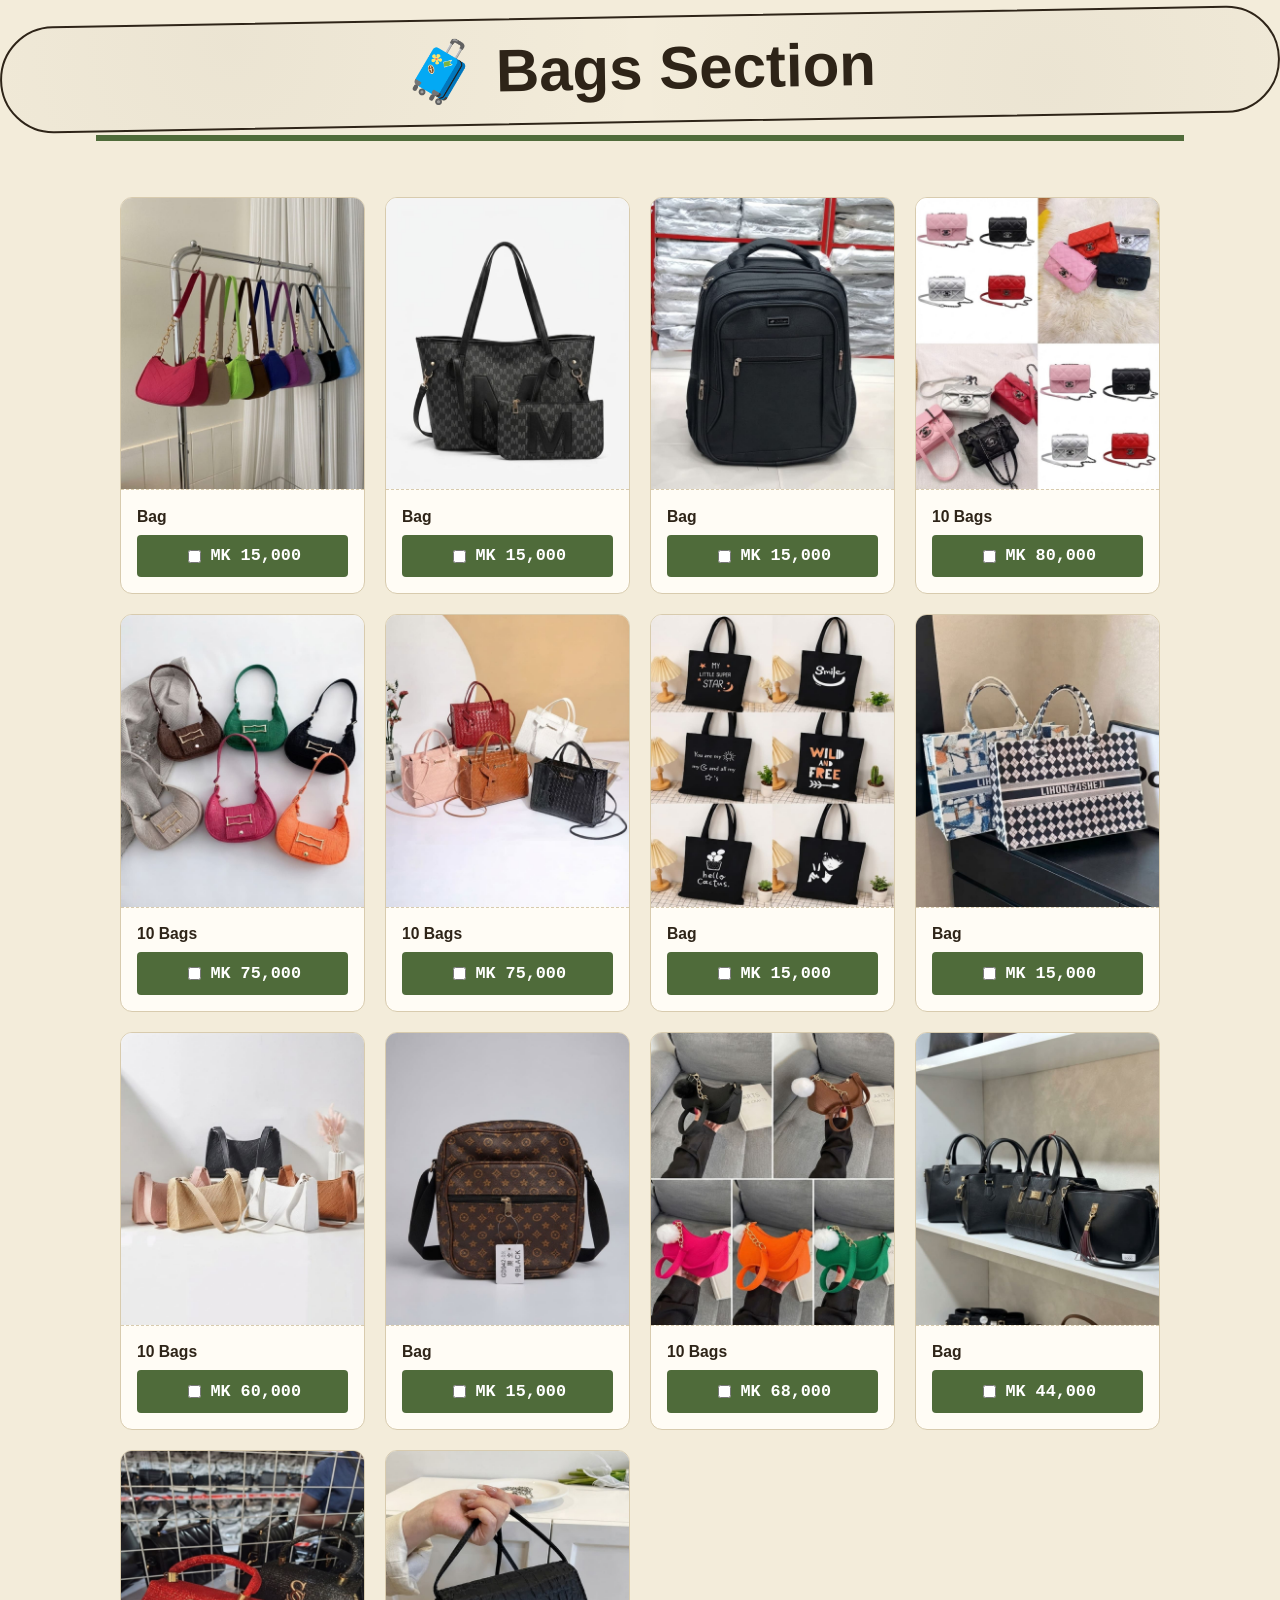
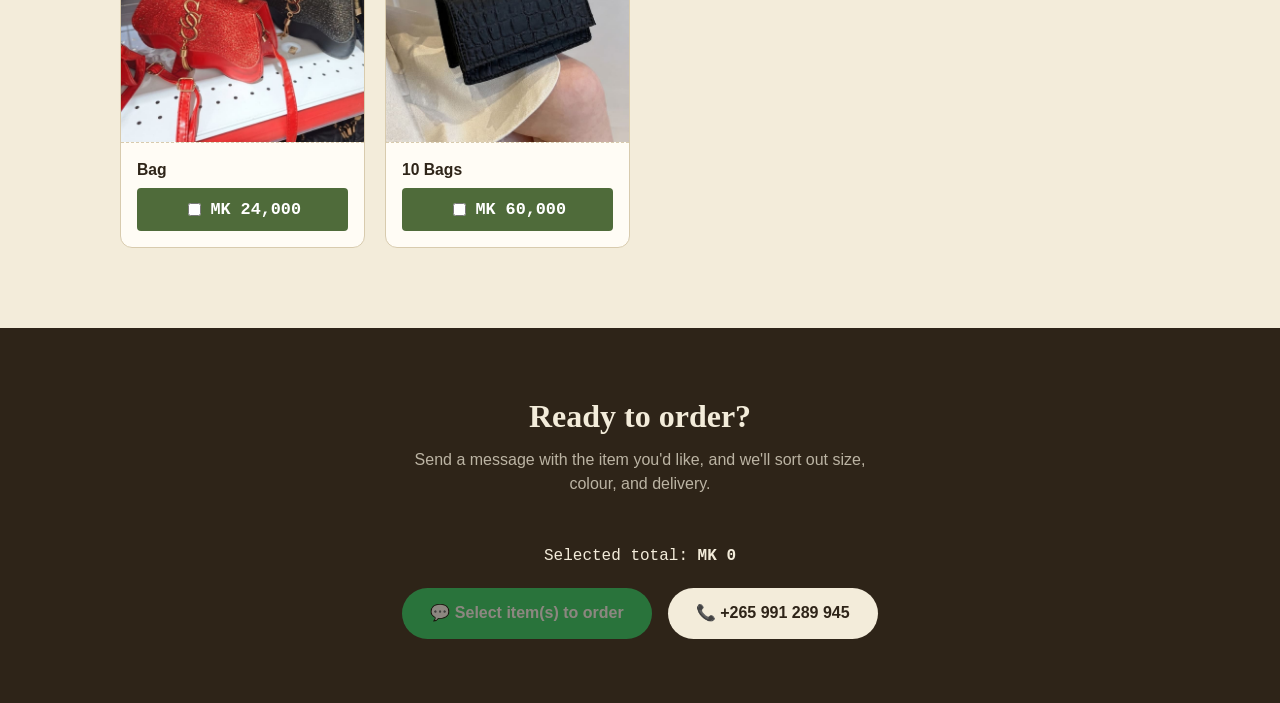
<file: bags stuff/bags.html>
<!DOCTYPE html>
<html lang="en">
<head>
  <meta charset="UTF-8">
  <meta name="viewport" content="width=device-width, initial-scale=1">
  <link rel="stylesheet" href="../reen.css">
  <link rel="icon" href="../favicon.png">
  <title>BAGS SECTION</title>
</head>
<body>
  <div id="page-loader" class="page-loader" aria-hidden="true">
    <span class="page-loader__mark">REEN C. FASHION</span>
    <div class="page-loader__spinner"></div>
  </div>

  <header class="cover" id="section-name">🧳 Bags Section</header>
  <main>
    <section class="page" data-cat="bags" id="bags">
    
    <div class="grid">
      <article class="card">
        <div class="card__photo has-image"><img src="../pictures/BAGS/6f9752e7-d7f4-43f7-bdb3-742580372a5c.jpg"></div>
        <div class="card__body">
          <h3 class="card__name">Bag</h3>
          <div class="checkbox_price">
            <input type="checkbox" class="item_checkbox" data-name="Bag (item 8)" data-price="15000" data-img="../pictures/BAGS/6f9752e7-d7f4-43f7-bdb3-742580372a5c.jpg">
            <p class="card__price">MK 15,000</p>
          </div>
        </div>
      </article>
      <article class="card">
        <div class="card__photo has-image"><img src="../pictures/BAGS/d7ed095d-0a18-4ecf-8182-644cb066f02a.jpg"></div>
        <div class="card__body">
          <h3 class="card__name">Bag</h3>
          <div class="checkbox_price">
            <input type="checkbox" class="item_checkbox" data-name="Bag (item 8)" data-price="15000" data-img="../pictures/BAGS/d7ed095d-0a18-4ecf-8182-644cb066f02a.jpg">
            <p class="card__price">MK 15,000</p>
          </div>
        </div>
      </article>
      <article class="card">
        <div class="card__photo has-image"><img src="../pictures/BAGS/d49a5107-6f48-4b3b-83a0-5eeb96c693b6.jpg"></div>
        <div class="card__body">
          <h3 class="card__name">Bag</h3>
          <div class="checkbox_price">
            <input type="checkbox" class="item_checkbox" data-name="Bag (item 8)" data-price="15000" data-img="../pictures/BAGS/d49a5107-6f48-4b3b-83a0-5eeb96c693b6.jpg">
            <p class="card__price">MK 15,000</p>
          </div>
        </div>
      </article>
      <article class="card">
        <div class="card__photo has-image"><img src="../pictures/BAGS/45e88dcc-f827-4c4f-9517-101a9650a1a3.jpg"></div>
        <div class="card__body">
          <h3 class="card__name">10 Bags</h3>
          <div class="checkbox_price">
            <input type="checkbox" class="item_checkbox" data-name="Bag (item 8)" data-price="80000" data-img="../pictures/BAGS/45e88dcc-f827-4c4f-9517-101a9650a1a3.jpg">
            <p class="card__price">MK 80,000</p>
          </div>
        </div>
      </article>
      <article class="card">
        <div class="card__photo has-image"><img src="../pictures/BAGS/1c382ca5-acdb-4da2-a48f-23595187227b.jpg"></div>
        <div class="card__body">
          <h3 class="card__name">10 Bags</h3>
          <div class="checkbox_price">
            <input type="checkbox" class="item_checkbox" data-name="Bag (item 8)" data-price="75000" data-img="../pictures/BAGS/1c382ca5-acdb-4da2-a48f-23595187227b.jpg">
            <p class="card__price">MK 75,000</p>
          </div>
        </div>
      </article>
      <article class="card">
        <div class="card__photo has-image"><img src="../pictures/BAGS/1dbe600c-531f-4f12-b675-e5efa1fd85d9.jpg"></div>
        <div class="card__body">
          <h3 class="card__name">10 Bags</h3>
          <div class="checkbox_price">
            <input type="checkbox" class="item_checkbox" data-name="Bag (item 8)" data-price="75000" data-img="../pictures/BAGS/1dbe600c-531f-4f12-b675-e5efa1fd85d9.jpg">
            <p class="card__price">MK 75,000</p>
          </div>
        </div>
      </article>
      <article class="card">
        <div class="card__photo has-image"><img src="../pictures/BAGS/05c6e3ef-f9ec-47a1-af51-4a96b3a4060b.jpg"></div>
        <div class="card__body">
          <h3 class="card__name">Bag</h3>
          <div class="checkbox_price">
            <input type="checkbox" class="item_checkbox" data-name="Bag (item 8)" data-price="15000" data-img="../pictures/BAGS/05c6e3ef-f9ec-47a1-af51-4a96b3a4060b.jpg">
            <p class="card__price">MK 15,000</p>
          </div>
        </div>
      </article>
      <article class="card">
        <div class="card__photo has-image"><img src="../pictures/BAGS/0b72d4e6-c468-4e85-b6e1-bf5b8d30933d.jpg"></div>
        <div class="card__body">
          <h3 class="card__name">Bag</h3>
          <div class="checkbox_price">
            <input type="checkbox" class="item_checkbox" data-name="Bag (item 8)" data-price="15000" data-img="../pictures/BAGS/0b72d4e6-c468-4e85-b6e1-bf5b8d30933d.jpg">
            <p class="card__price">MK 15,000</p>
          </div>
        </div>
      </article>
      <article class="card">
        <div class="card__photo has-image"><img src="../pictures/BAGS/5cf8cb21-12db-4424-94e1-89aafe03dbf7.jpg"></div>
        <div class="card__body">
          <h3 class="card__name">10 Bags</h3>
          <div class="checkbox_price">
            <input type="checkbox" class="item_checkbox" data-name="Bag (item 8)" data-price="60000" data-img="../pictures/BAGS/5cf8cb21-12db-4424-94e1-89aafe03dbf7.jpg">
            <p class="card__price">MK 60,000</p>
          </div>
        </div>
      </article>
      <article class="card">
        <div class="card__photo has-image"><img src="../pictures/BAGS/362d75eb-7370-4c21-b2aa-6a5d8a3a77c2.jpg"></div>
        <div class="card__body">
          <h3 class="card__name">Bag</h3>
          <div class="checkbox_price">
            <input type="checkbox" class="item_checkbox" data-name="Bag (item 8)" data-price="15000" data-img="../pictures/BAGS/362d75eb-7370-4c21-b2aa-6a5d8a3a77c2.jpg">
            <p class="card__price">MK 15,000</p>
          </div>
        </div>
      </article>
      <article class="card">
        <div class="card__photo has-image"><img src="../pictures/BAGS/03358859-9303-4eb0-9e0f-f5a193954785.jpg"></div>
        <div class="card__body">
          <h3 class="card__name">10 Bags</h3>
          <div class="checkbox_price">
            <input type="checkbox" class="item_checkbox" data-name="Bag (item 8)" data-price="68000" data-img="../pictures/BAGS/03358859-9303-4eb0-9e0f-f5a193954785.jpg">
            <p class="card__price">MK 68,000</p>
          </div>
        </div>
      </article>
      <article class="card">
        <div class="card__photo has-image"><img src="../pictures/BAGS/a062c724-55d0-4262-b079-de1d93da198b.jpg"></div>
        <div class="card__body">
          <h3 class="card__name">Bag</h3>
          <div class="checkbox_price">
            <input type="checkbox" class="item_checkbox" data-name="Bag" data-price="44000" data-img="../pictures/BAGS/a062c724-55d0-4262-b079-de1d93da198b.jpg">
            <p class="card__price">MK 44,000</p>
          </div>
        </div>
      </article>
      <article class="card">
        <div class="card__photo has-image"><img src="../pictures/BAGS/fc2228a7-b9d9-4d66-8c2c-1f1a56b499ff.jpg"></div>
        <div class="card__body">
          <h3 class="card__name">Bag</h3>
          <div class="checkbox_price">
            <input type="checkbox" class="item_checkbox" data-name="Bag" data-price="24000" data-img="../pictures/BAGS/fc2228a7-b9d9-4d66-8c2c-1f1a56b499ff.jpg">
            <p class="card__price">MK 24,000</p>
          </div>
        </div>
      </article>
      <article class="card">
        <div class="card__photo has-image"><img src="../pictures/BAGS/ff09fd3c-6e50-427b-9590-e98f03f12f05.jpg"></div>
        <div class="card__body">
          <h3 class="card__name">10 Bags</h3>
          <div class="checkbox_price">
            <input type="checkbox" class="item_checkbox" data-name="Bag (item 8)" data-price="60000" data-img="../pictures/BAGS/ff09fd3c-6e50-427b-9590-e98f03f12f05.jpg">
            <p class="card__price">MK 60,000</p>
          </div>
        </div>
      </article>   
    </div>
  </section>

  </main>
  <footer class="contact" id="contact">
  <h2 class="contact__title">Ready to order?</h2>
  <p class="contact__sub">Send a message with the item you'd like, and we'll sort out size, colour, and delivery.</p>
  <div id="selected-items" class="selected-items"></div>
  <p class="order-summary">Selected total: <span id="total-price">MK 0</span></p>
  <div class="contact__actions">
    <a class="contact__btn contact__btn--whatsapp is-disabled" id="whatsapp-btn" href="#" target="_blank" rel="noopener">💬 Select item(s) to order</a>
    <a class="contact__btn contact__btn--phone" id="phone-btn" href="#">📞 Call to order</a>
  </div>
  </footer>
  <script src="../reen.js">

</script>
</body>
</html>
</file>
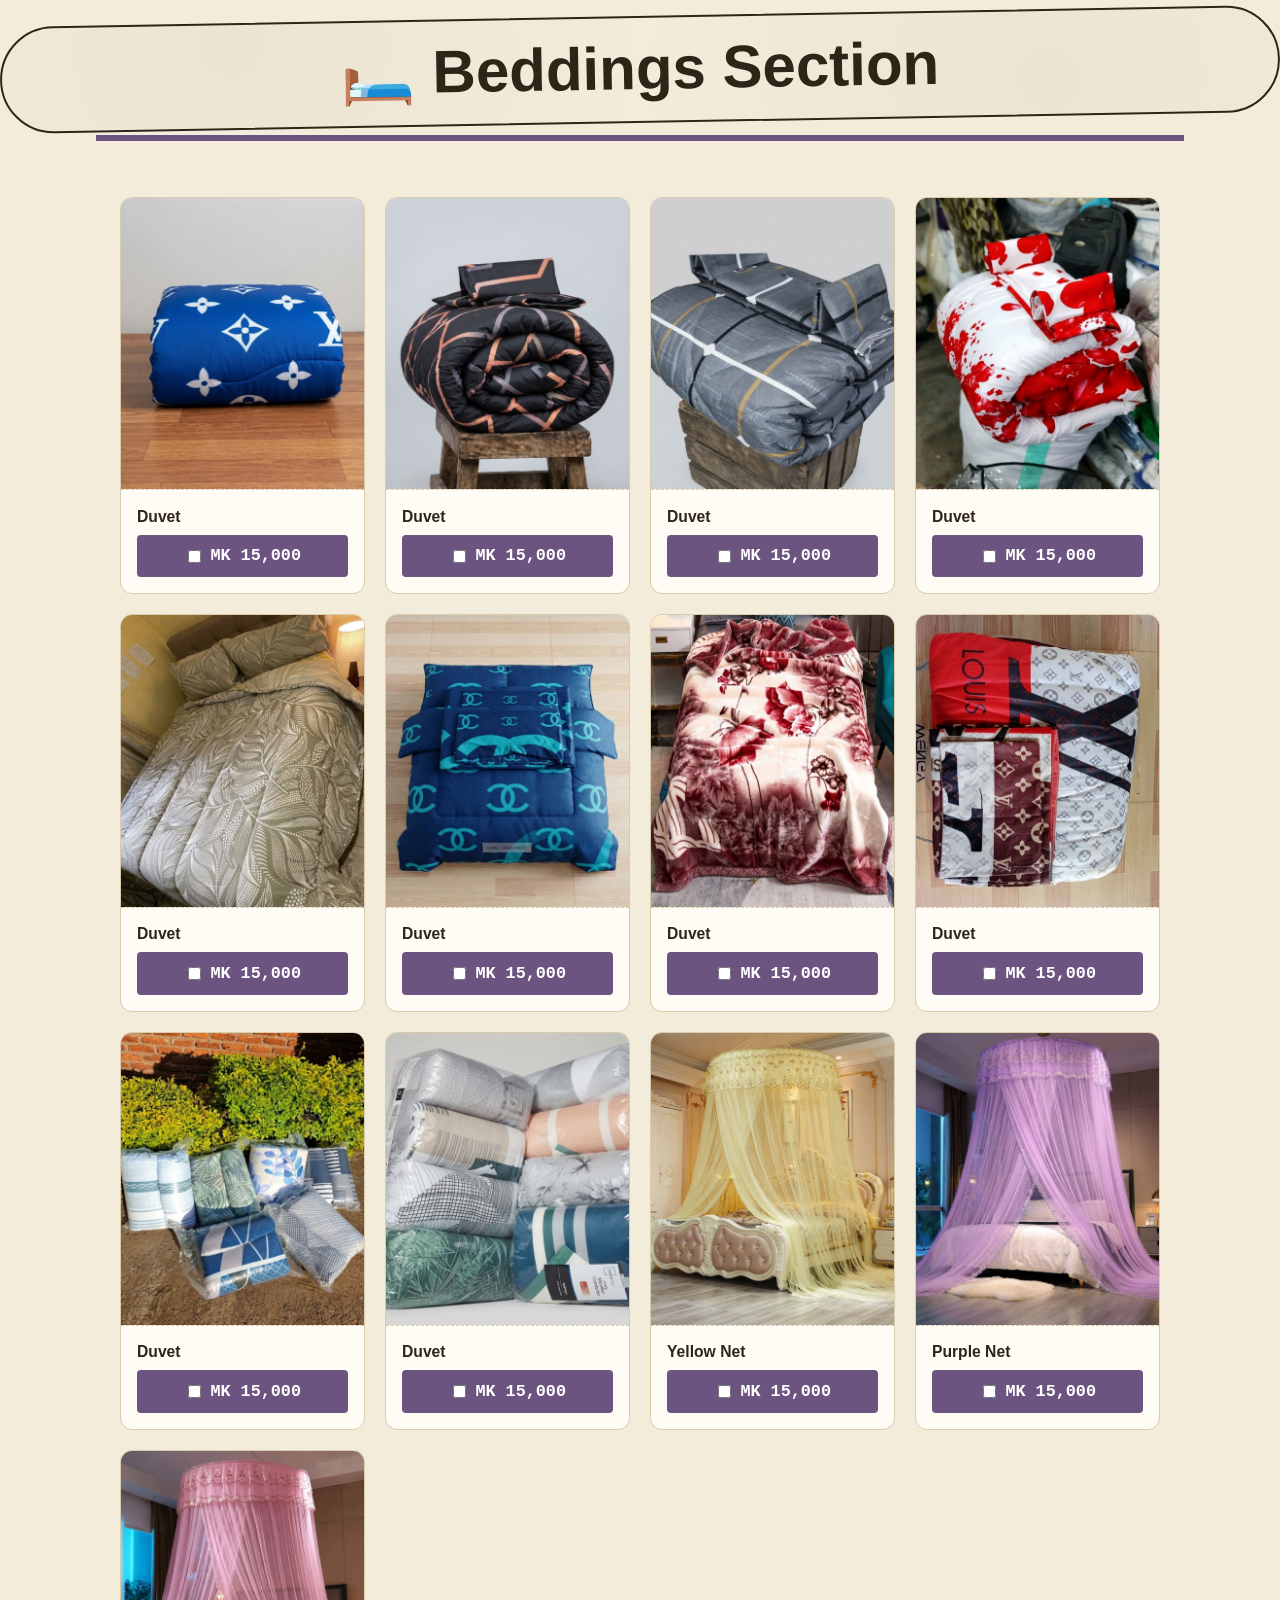
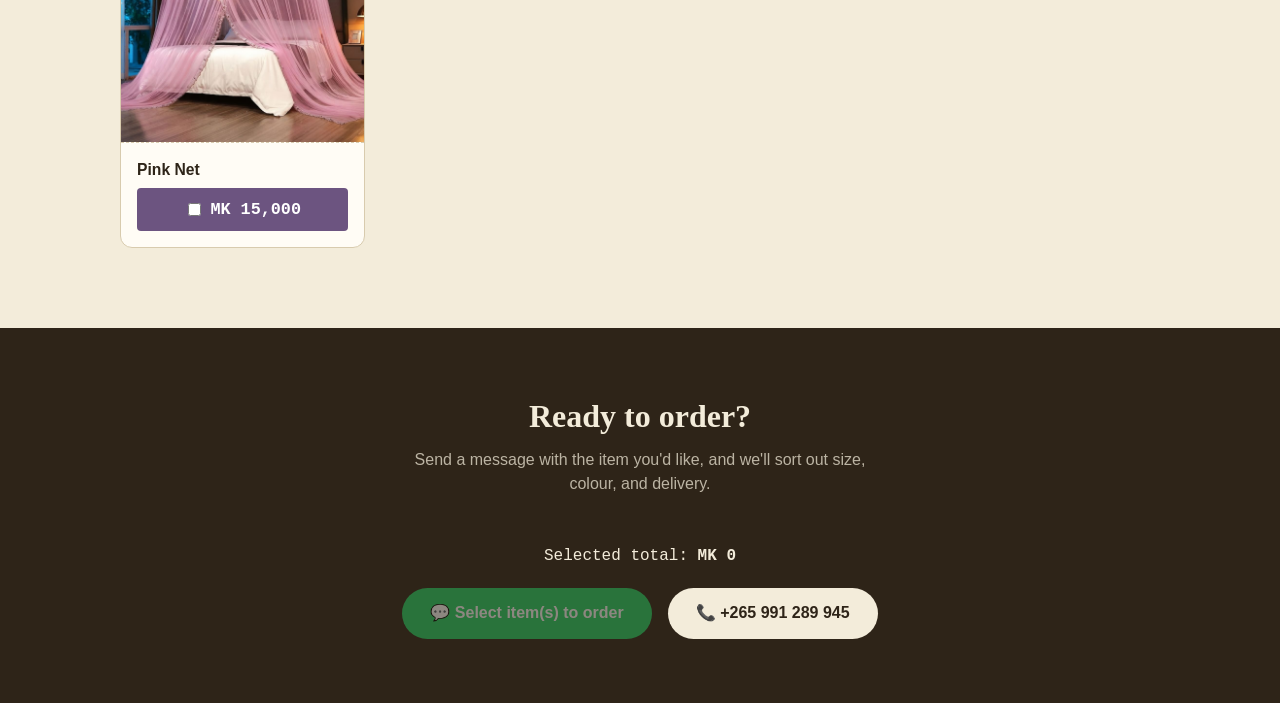
<file: beddings stuff/beddigns.html>
<!DOCTYPE html>
<html lang="en">
<head>
  <meta charset="UTF-8">
  <meta name="viewport" content="width=device-width, initial-scale=1">
  <link rel="stylesheet" href="../reen.css">
  <link rel="icon" href="../favicon.png">
  <title>Beddings SECTION</title>
</head>
<body>
  <div id="page-loader" class="page-loader" aria-hidden="true">
    <span class="page-loader__mark">REEN C. FASHION</span>
    <div class="page-loader__spinner"></div>
  </div>

  <header class="cover" id="section-name">🛏️ Beddings Section</header>
  <main>
    <section class="page" data-cat="Beddings" id="Beddings">
    
    <div class="grid">
      <article class="card">
        <div class="card__photo has-image"><img src="../pictures/DUVETS/ceec73f4-7e22-4d94-935d-b41bc808dfe7.jpg"></div>
        <div class="card__body">
          <h3 class="card__name">Duvet</h3>
          <div class="checkbox_price">
            <input type="checkbox" class="item_checkbox" data-name="Duvet (item 8)" data-price="15000" data-img="../pictures/DUVETS/ceec73f4-7e22-4d94-935d-b41bc808dfe7.jpg">
            <p class="card__price">MK 15,000</p>
          </div>
        </div>
      </article>
      <article class="card">
        <div class="card__photo has-image"><img src="../pictures/DUVETS/89eda2ef-802b-4665-9b9c-8db8fad9c725.jpg"></div>
        <div class="card__body">
          <h3 class="card__name">Duvet</h3>
          <div class="checkbox_price">
            <input type="checkbox" class="item_checkbox" data-name="Duvet (item 8)" data-price="15000" data-img="../pictures/DUVETS/89eda2ef-802b-4665-9b9c-8db8fad9c725.jpg">
            <p class="card__price">MK 15,000</p>
          </div>
        </div>
      </article>
      <article class="card">
        <div class="card__photo has-image"><img src="../pictures/DUVETS/36ae7e00-1b9c-4785-bc09-6127bd540450.jpg"></div>
        <div class="card__body">
          <h3 class="card__name">Duvet</h3>
          <div class="checkbox_price">
            <input type="checkbox" class="item_checkbox" data-name="Duvet (item 8)" data-price="15000" data-img="../pictures/DUVETS/36ae7e00-1b9c-4785-bc09-6127bd540450.jpg">
            <p class="card__price">MK 15,000</p>
          </div>
        </div>
      </article>
      <article class="card">
        <div class="card__photo has-image"><img src="../pictures/DUVETS/4ab98d95-efb9-4141-91b0-e40abcbfe848.jpg"></div>
        <div class="card__body">
          <h3 class="card__name">Duvet</h3>
          <div class="checkbox_price">
            <input type="checkbox" class="item_checkbox" data-name="Duvet (item 8)" data-price="15000" data-img="../pictures/DUVETS/4ab98d95-efb9-4141-91b0-e40abcbfe848.jpg">
            <p class="card__price">MK 15,000</p>
          </div>
        </div>
      </article>
      <article class="card">
        <div class="card__photo has-image"><img src="../pictures/DUVETS/8c2b7c0d-920f-4c8f-82b2-38c788227e26.jpg"></div>
        <div class="card__body">
          <h3 class="card__name">Duvet</h3>
          <div class="checkbox_price">
            <input type="checkbox" class="item_checkbox" data-name="Duvet (item 8)" data-price="15000" data-img="../pictures/DUVETS/8c2b7c0d-920f-4c8f-82b2-38c788227e26.jpg">
            <p class="card__price">MK 15,000</p>
          </div>
        </div>
      </article>
      <article class="card">
        <div class="card__photo has-image"><img src="../pictures/DUVETS/ec3106f1-f095-4d41-8c0c-8d2f7f16164b.jpg"></div>
        <div class="card__body">
          <h3 class="card__name">Duvet</h3>
          <div class="checkbox_price">
            <input type="checkbox" class="item_checkbox" data-name="Duvet (item 8)" data-price="15000" data-img="../pictures/DUVETS/ec3106f1-f095-4d41-8c0c-8d2f7f16164b.jpg">
            <p class="card__price">MK 15,000</p>
          </div>
        </div>
      </article>
      <article class="card">
        <div class="card__photo has-image"><img src="../pictures/DUVETS/c3ad937d-f191-4e11-b5d8-87c8c22f8eae.jpg"></div>
        <div class="card__body">
          <h3 class="card__name">Duvet</h3>
          <div class="checkbox_price">
            <input type="checkbox" class="item_checkbox" data-name="Duvet (item 8)" data-price="15000" data-img="../pictures/DUVETS/c3ad937d-f191-4e11-b5d8-87c8c22f8eae.jpg">
            <p class="card__price">MK 15,000</p>
          </div>
        </div>
      </article>
      <article class="card">
        <div class="card__photo has-image"><img src="../pictures/DUVETS/ecc01738-dc60-41b3-9d25-7a60c1162180.jpg"></div>
        <div class="card__body">
          <h3 class="card__name">Duvet</h3>
          <div class="checkbox_price">
            <input type="checkbox" class="item_checkbox" data-name="Duvet (item 8)" data-price="15000" data-img="../pictures/DUVETS/ecc01738-dc60-41b3-9d25-7a60c1162180.jpg">
            <p class="card__price">MK 15,000</p>
          </div>
        </div>
      </article>
      <article class="card">
        <div class="card__photo has-image"><img src="../pictures/DUVETS/90c6514b-0553-470f-b1f5-a65793bed80c.jpg"></div>
        <div class="card__body">
          <h3 class="card__name">Duvet</h3>
          <div class="checkbox_price">
            <input type="checkbox" class="item_checkbox" data-name="Duvet (item 8)" data-price="15000" data-img="../pictures/DUVETS/90c6514b-0553-470f-b1f5-a65793bed80c.jpg">
            <p class="card__price">MK 15,000</p>
          </div>
        </div>
      </article>
      <article class="card">
        <div class="card__photo has-image"><img src="../pictures/DUVETS/bd71cac8-54a7-43b7-bc2c-aa716906ff7b.jpg"></div>
        <div class="card__body">
          <h3 class="card__name">Duvet</h3>
          <div class="checkbox_price">
            <input type="checkbox" class="item_checkbox" data-name="Duvet (item 8)" data-price="15000" data-img="../pictures/DUVETS/bd71cac8-54a7-43b7-bc2c-aa716906ff7b.jpg">
            <p class="card__price">MK 15,000</p>
          </div>
        </div>
      </article>
      <article class="card">
        <div class="card__photo has-image"><img src="../pictures/DUVETS/d827f5dc-1711-4085-a2cc-121220a6d2dd.jpg"></div>
        <div class="card__body">
          <h3 class="card__name">Yellow Net</h3>
          <div class="checkbox_price">
            <input type="checkbox" class="item_checkbox" data-name="Yellow Net" data-price="15000" data-img="../pictures/DUVETS/d827f5dc-1711-4085-a2cc-121220a6d2dd.jpg">
            <p class="card__price">MK 15,000</p>
          </div>
        </div>
      </article>
      <article class="card">
        <div class="card__photo has-image"><img src="../pictures/DUVETS/b894fdba-a078-4942-b48b-eabecebc86e2.jpg"></div>
        <div class="card__body">
          <h3 class="card__name">Purple Net</h3>
          <div class="checkbox_price">
            <input type="checkbox" class="item_checkbox" data-name="Purple Net" data-price="15000" data-img="../pictures/DUVETS/b894fdba-a078-4942-b48b-eabecebc86e2.jpg">
            <p class="card__price">MK 15,000</p>
          </div>
        </div>
      </article>
      <article class="card">
        <div class="card__photo has-image"><img src="../pictures/DUVETS/42a73260-4e2c-4067-90d9-34b000916eaf.jpg"></div>
        <div class="card__body">
          <h3 class="card__name">Pink Net</h3>
          <div class="checkbox_price">
            <input type="checkbox" class="item_checkbox" data-name="Pink Net" data-price="15000" data-img="../pictures/DUVETS/42a73260-4e2c-4067-90d9-34b000916eaf.jpg">
            <p class="card__price">MK 15,000</p>
          </div>
        </div>
      </article>
    </div>
  </section>

  </main>
  <footer class="contact" id="contact">
  <h2 class="contact__title">Ready to order?</h2>
  <p class="contact__sub">Send a message with the item you'd like, and we'll sort out size, colour, and delivery.</p>
  <div id="selected-items" class="selected-items"></div>
  <p class="order-summary">Selected total: <span id="total-price">MK 0</span></p>
  <div class="contact__actions">
    <a class="contact__btn contact__btn--whatsapp is-disabled" id="whatsapp-btn" href="#" target="_blank" rel="noopener">💬 Select item(s) to order</a>
    <a class="contact__btn contact__btn--phone" id="phone-btn" href="#">📞 Call to order</a>
  </div>
  </footer>
  <script src="../reen.js">

</script>
</body>
</html>
</file>
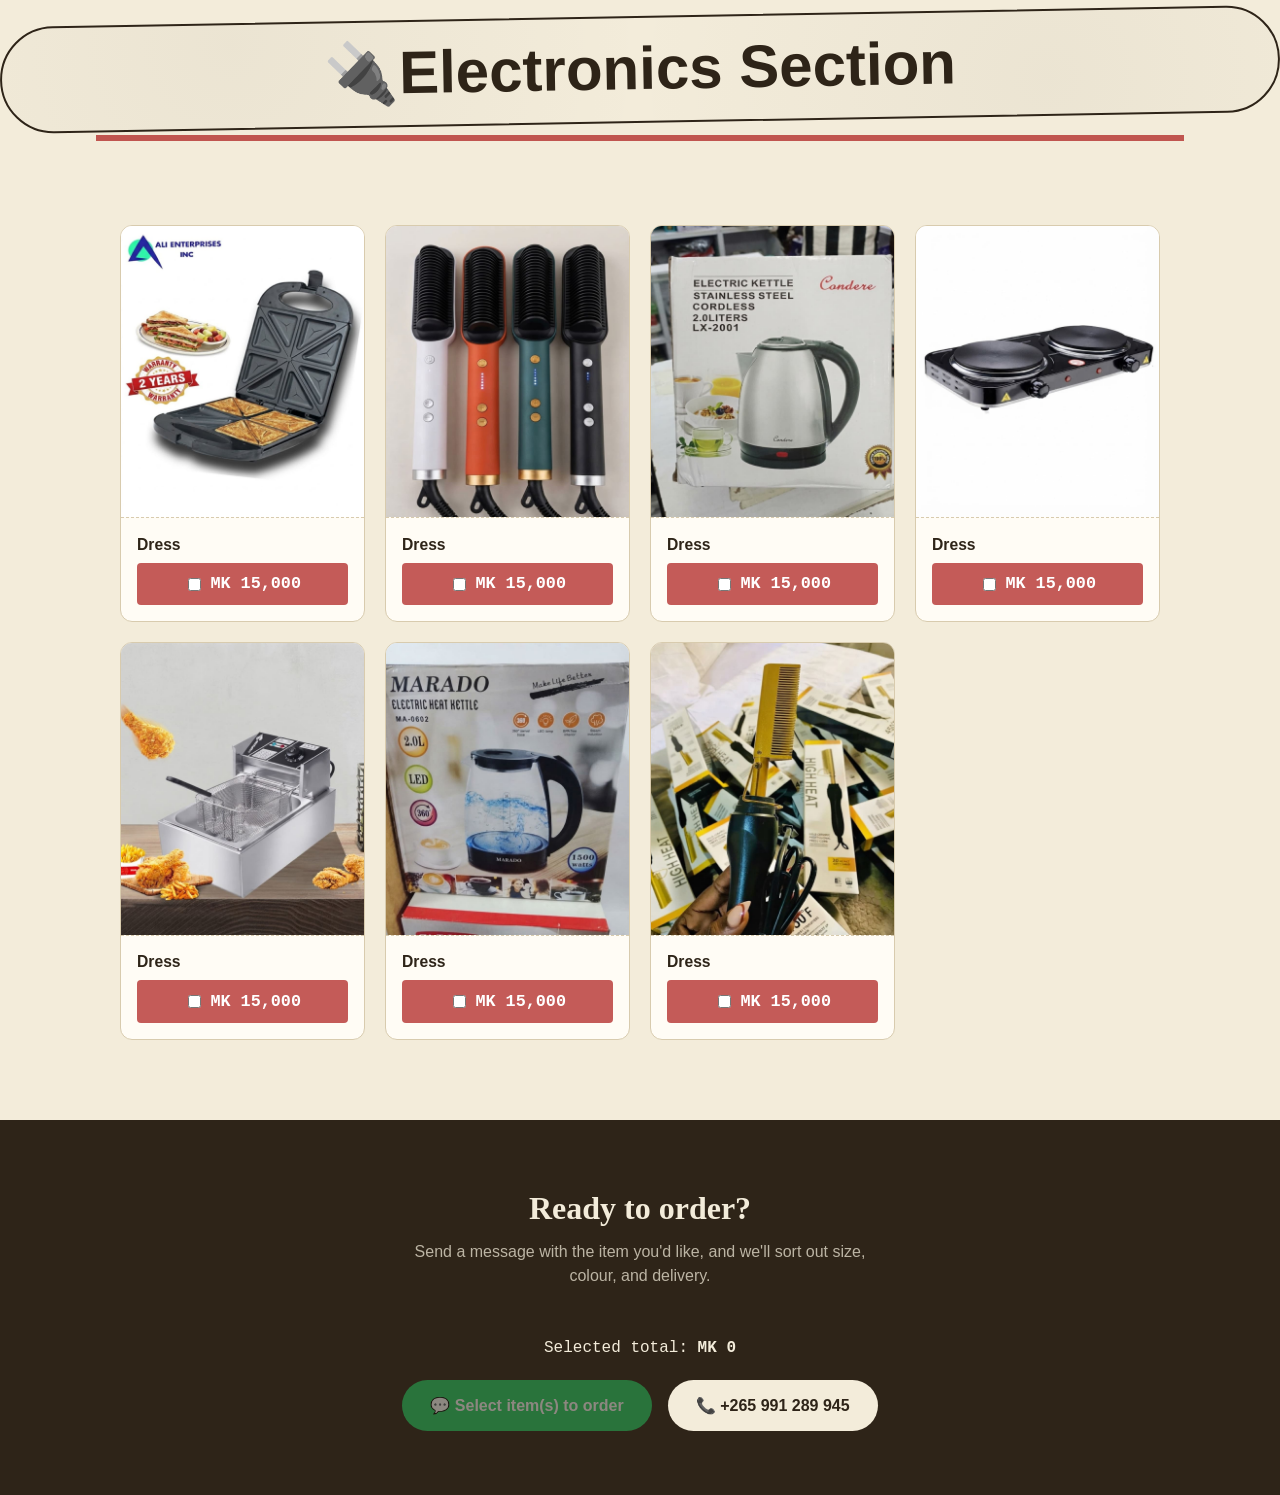
<file: electronics stuff/electronics.html>
<!DOCTYPE html>
<html lang="en">
<head>
  <meta charset="UTF-8">
  <meta name="viewport" content="width=device-width, initial-scale=1">
  <link rel="stylesheet" href="../reen.css">
  <link rel="icon" href="../favicon.png">
  <title>Electronics SECTION</title>
</head>
<body>
  <div id="page-loader" class="page-loader" aria-hidden="true">
    <span class="page-loader__mark">REEN C. FASHION</span>
    <div class="page-loader__spinner"></div>
  </div>

  <header class="cover" id="section-name">🔌Electronics Section</header>
  <main>
    <section class="page" data-cat="Electronics" id="Electronics">
    <div class="page__header"></div>
    <div class="grid">
      <article class="card">
        <div class="card__photo has-image"><img src="../pictures/ELECTRONICS/a2bcb0df-52f3-46fc-a645-aa54af2527d7.jpg"></div>
        <div class="card__body">
          <h3 class="card__name">Dress</h3>
          <div class="checkbox_price">
            <input type="checkbox" class="item_checkbox" data-name="Dress" data-price="15000" data-img="../pictures/ELECTRONICS/a2bcb0df-52f3-46fc-a645-aa54af2527d7.jpg">
            <p class="card__price">MK 15,000</p>
          </div>
        </div>
      </article>
       <article class="card">
        <div class="card__photo has-image"><img src="../pictures/ELECTRONICS/E COMBS.jpg"></div>
        <div class="card__body">
          <h3 class="card__name">Dress</h3>
          <div class="checkbox_price">
            <input type="checkbox" class="item_checkbox" data-name="Dress (item 2)" data-price="15000" data-img="../pictures/ELECTRONICS/E COMBS.jpg">
            <p class="card__price">MK 15,000</p>
          </div>
        </div>
      </article>
       <article class="card">
        <div class="card__photo has-image"><img src="../pictures/ELECTRONICS/016b8314-e745-4e2f-84db-2b249ae217a4.jpg"></div>
        <div class="card__body">
          <h3 class="card__name">Dress</h3>
          <div class="checkbox_price">
            <input type="checkbox" class="item_checkbox" data-name="Dress (item 3)" data-price="15000" data-img="../pictures/ELECTRONICS/016b8314-e745-4e2f-84db-2b249ae217a4.jpg">
            <p class="card__price">MK 15,000</p>
          </div>
        </div>
      </article>
      <article class="card">
        <div class="card__photo has-image"><img src="../pictures/ELECTRONICS/ca8e4996-4667-4edc-801d-b3abb028677d.jpg"></div>
        <div class="card__body">
          <h3 class="card__name">Dress</h3>
          <div class="checkbox_price">
            <input type="checkbox" class="item_checkbox" data-name="Dress (item 4)" data-price="15000" data-img="../pictures/ELECTRONICS/ca8e4996-4667-4edc-801d-b3abb028677d.jpg">
            <p class="card__price">MK 15,000</p>
          </div>
        </div>
      </article>
      <article class="card">
        <div class="card__photo has-image"><img src="../pictures/ELECTRONICS/2253427c-bad0-467b-99f2-dadd390e1656.jpg"></div>
        <div class="card__body">
          <h3 class="card__name">Dress</h3>
          <div class="checkbox_price">
            <input type="checkbox" class="item_checkbox" data-name="Dress (item 4)" data-price="15000" data-img="../pictures/ELECTRONICS/2253427c-bad0-467b-99f2-dadd390e1656.jpg">
            <p class="card__price">MK 15,000</p>
          </div>
        </div>
      </article>
      <article class="card">
        <div class="card__photo has-image"><img src="../pictures/ELECTRONICS/ecf4243a-fa54-4be0-8570-77dbe66cebe1.jpg"></div>
        <div class="card__body">
          <h3 class="card__name">Dress</h3>
          <div class="checkbox_price">
            <input type="checkbox" class="item_checkbox" data-name="Dress (item 4)" data-price="15000" data-img="../pictures/ELECTRONICS/ecf4243a-fa54-4be0-8570-77dbe66cebe1.jpg">
            <p class="card__price">MK 15,000</p>
          </div>
        </div>
      </article>
      <article class="card">
        <div class="card__photo has-image"><img src="../pictures/ELECTRONICS/45ec799f-a8ab-4b27-b64a-3e54c1766f08.jpg"></div>
        <div class="card__body">
          <h3 class="card__name">Dress</h3>
          <div class="checkbox_price">
            <input type="checkbox" class="item_checkbox" data-name="Dress (item 4)" data-price="15000" data-img="../pictures/ELECTRONICS/45ec799f-a8ab-4b27-b64a-3e54c1766f08.jpg">
            <p class="card__price">MK 15,000</p>
          </div>
        </div>
      </article>
    </div>
  </section>

  </main>
  <footer class="contact" id="contact">
  <h2 class="contact__title">Ready to order?</h2>
  <p class="contact__sub">Send a message with the item you'd like, and we'll sort out size, colour, and delivery.</p>
  <div id="selected-items" class="selected-items"></div>
  <p class="order-summary">Selected total: <span id="total-price">MK 0</span></p>
  <div class="contact__actions">
    <a class="contact__btn contact__btn--whatsapp is-disabled" id="whatsapp-btn" href="#" target="_blank" rel="noopener">💬 Select item(s) to order</a>
    <a class="contact__btn contact__btn--phone" id="phone-btn" href="#">📞 Call to order</a>
  </div>
  </footer>
  <script src="../reen.js">

</script>
</body>
</html>
</file>
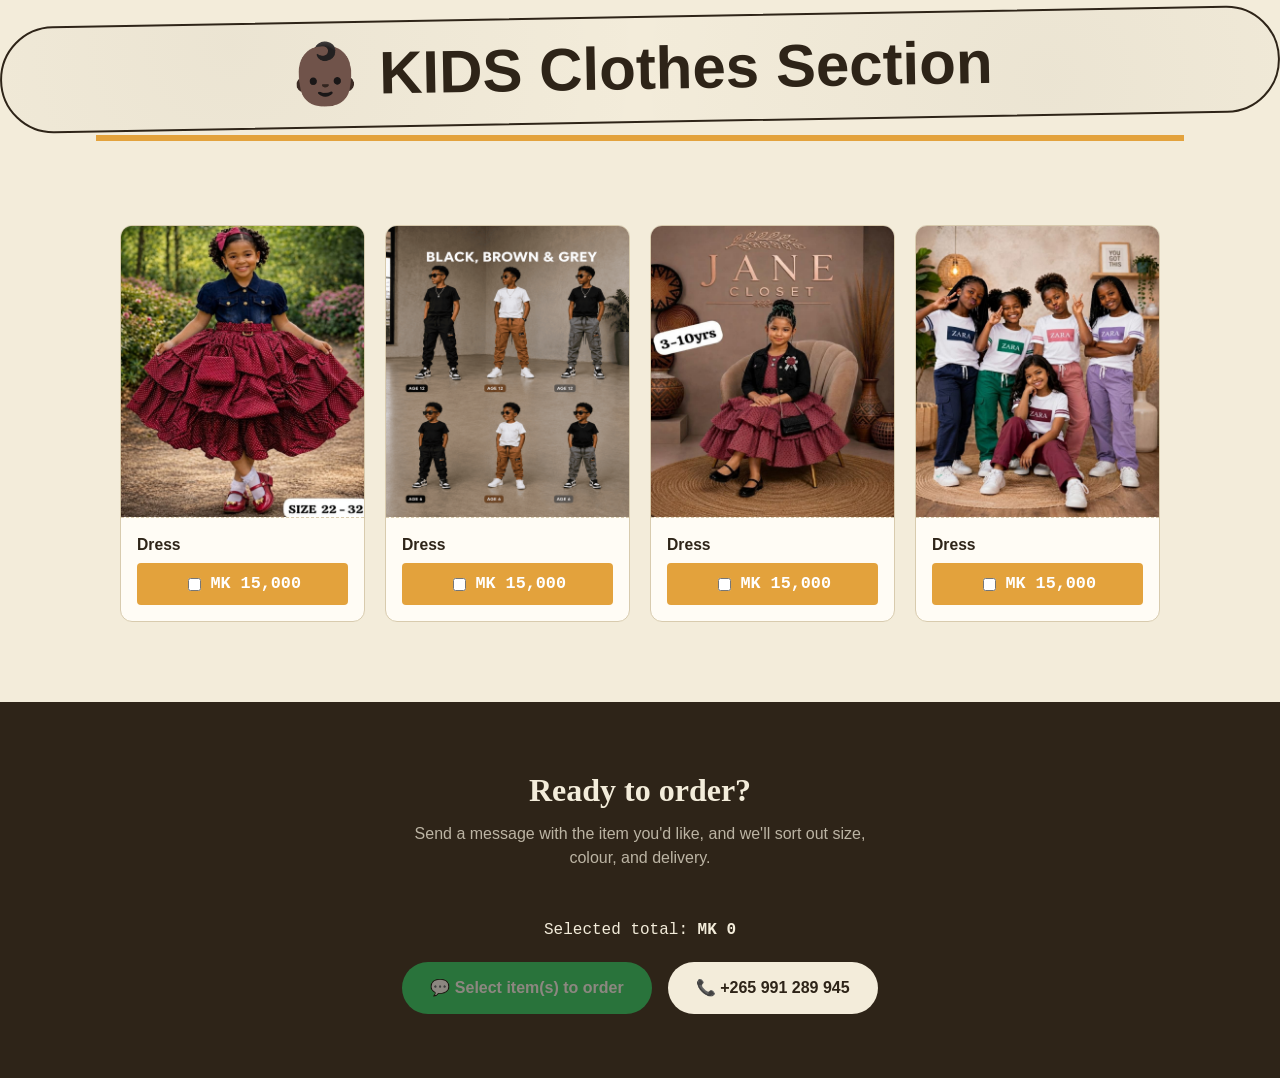
<file: kids stuff/kids clothes.html>
<!DOCTYPE html>
<html lang="en">
<head>
  <meta charset="UTF-8">
  <meta name="viewport" content="width=device-width, initial-scale=1">
  <link rel="stylesheet" href="../reen.css">
  <link rel="icon" href="../favicon.png">
  <title>KIDS CLOTHES SECTION</title>
</head>
<body>
  <div id="page-loader" class="page-loader" aria-hidden="true">
    <span class="page-loader__mark">REEN C. FASHION</span>
    <div class="page-loader__spinner"></div>
  </div>

  <header class="cover" id="section-name">👶🏿 KIDS Clothes Section</header>
  <main>
    <section class="page" data-cat="kids" id="kids">
    <div class="page__header"></div>
    <div class="grid">
      <article class="card">
        <div class="card__photo has-image"><img src="../pictures/KIDS/a5fa90c9-927d-404a-95d4-b73162c5de11.jpg"></div>
        <div class="card__body">
          <h3 class="card__name">Dress</h3>
          <div class="checkbox_price">
            <input type="checkbox" class="item_checkbox" data-name="Dress" data-price="15000" data-img="../pictures/KIDS/a5fa90c9-927d-404a-95d4-b73162c5de11.jpg">
            <p class="card__price">MK 15,000</p>
          </div>
        </div>
      </article>

       <article class="card">
        <div class="card__photo has-image"><img src="../pictures/KIDS/ddbb73f0-786d-49b2-882e-7b46670cce2f.png"></div>
        <div class="card__body">
          <h3 class="card__name">Dress</h3>
          <div class="checkbox_price">
            <input type="checkbox" class="item_checkbox" data-name="Dress (item 2)" data-price="15000" data-img="../pictures/KIDS/ddbb73f0-786d-49b2-882e-7b46670cce2f.png">
            <p class="card__price">MK 15,000</p>
          </div>
        </div>
      </article>

       <article class="card">
        <div class="card__photo has-image"><img src="../pictures/KIDS/ddd5f45d-d187-4fc6-bd96-5462f80fa4e1.jpg"></div>
        <div class="card__body">
          <h3 class="card__name">Dress</h3>
          <div class="checkbox_price">
            <input type="checkbox" class="item_checkbox" data-name="Dress (item 3)" data-price="15000" data-img="../pictures/KIDS/ddd5f45d-d187-4fc6-bd96-5462f80fa4e1.jpg">
            <p class="card__price">MK 15,000</p>
          </div>
        </div>
      </article>

      <article class="card">
        <div class="card__photo has-image"><img src="../pictures/KIDS/e8d54865-525a-4457-8de1-fa813e9955f3.jpg"></div>
        <div class="card__body">
          <h3 class="card__name">Dress</h3>
          <div class="checkbox_price">
            <input type="checkbox" class="item_checkbox" data-name="Dress (item 4)" data-price="15000" data-img="../pictures/KIDS/e8d54865-525a-4457-8de1-fa813e9955f3.jpg">
            <p class="card__price">MK 15,000</p>
          </div>
        </div>
      </article>

    </div>
  </section>
  </main>
  
  <footer class="contact" id="contact">
  <h2 class="contact__title">Ready to order?</h2>
  <p class="contact__sub">Send a message with the item you'd like, and we'll sort out size, colour, and delivery.</p>
  <div id="selected-items" class="selected-items"></div>
  <p class="order-summary">Selected total: <span id="total-price">MK 0</span></p>
  <div class="contact__actions">
    <a class="contact__btn contact__btn--whatsapp is-disabled" id="whatsapp-btn" href="#" target="_blank" rel="noopener">💬 Select item(s) to order</a>
    <a class="contact__btn contact__btn--phone" id="phone-btn" href="#">📞 Call to order</a>
  </div>
  </footer>
  <script src="../reen.js">

</script>
</body>
</html>
</file>
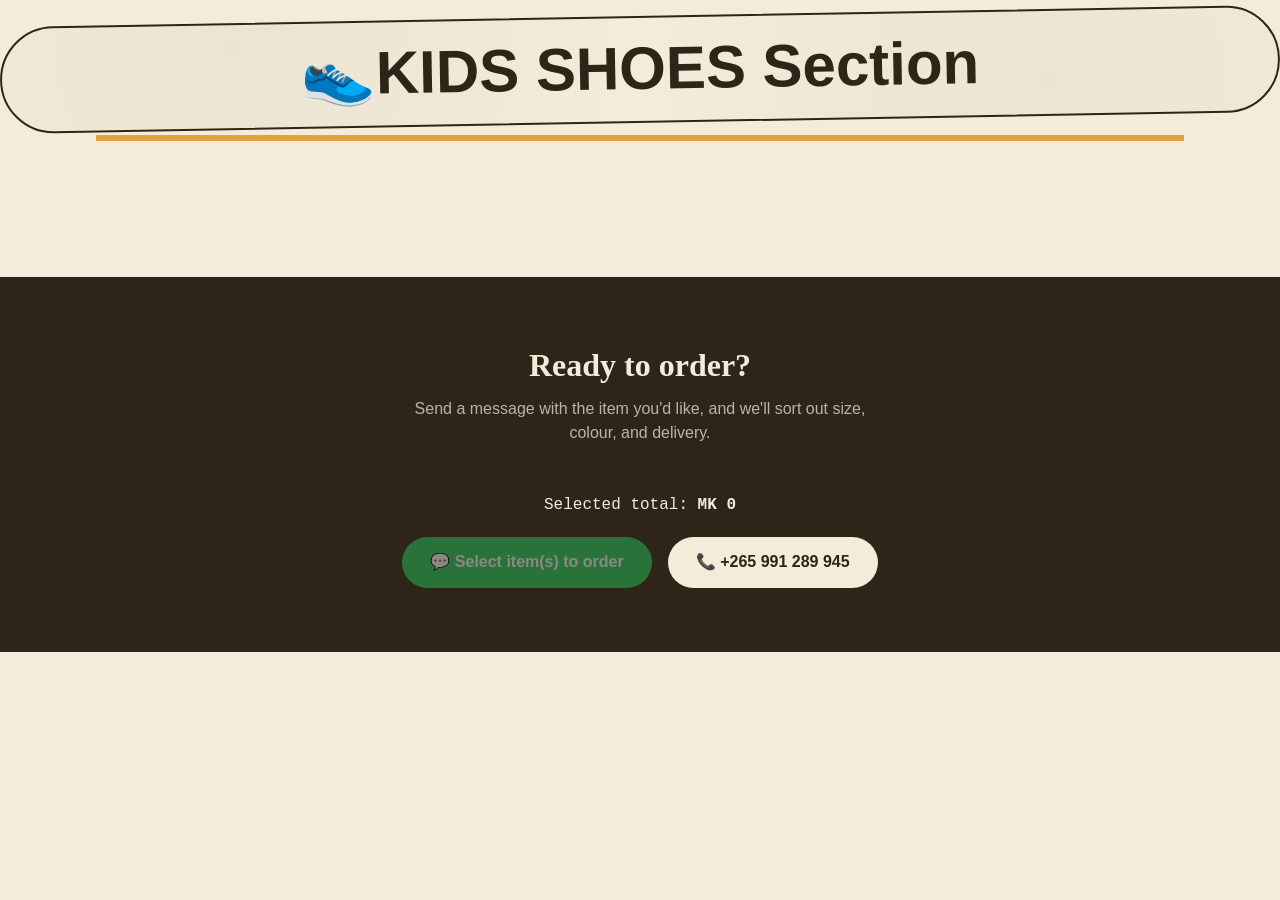
<file: kids stuff/kids shoes.html>
<!DOCTYPE html>
<html lang="en">
<head>
  <meta charset="UTF-8">
  <meta name="viewport" content="width=device-width, initial-scale=1">
  <link rel="stylesheet" href="../reen.css">
  <link rel="icon" href="../favicon.png">
  <title>KIDS SHOES SECTION</title>
</head>
<body>
  <div id="page-loader" class="page-loader" aria-hidden="true">
    <span class="page-loader__mark">REEN C. FASHION</span>
    <div class="page-loader__spinner"></div>
  </div>

  <header class="cover" id="section-name">👟KIDS SHOES Section</header>
  <main>
    <section class="page" data-cat="kids" id="kids">
    <div class="grid">
      
    </div>
  </section>

  </main>
  <footer class="contact" id="contact">
  <h2 class="contact__title">Ready to order?</h2>
  <p class="contact__sub">Send a message with the item you'd like, and we'll sort out size, colour, and delivery.</p>
  <div id="selected-items" class="selected-items"></div>
  <p class="order-summary">Selected total: <span id="total-price">MK 0</span></p>
  <div class="contact__actions">
    <a class="contact__btn contact__btn--whatsapp is-disabled" id="whatsapp-btn" href="#" target="_blank" rel="noopener">💬 Select item(s) to order</a>
    <a class="contact__btn contact__btn--phone" id="phone-btn" href="#">📞 Call to order</a>
  </div>
  </footer>
  <script src="../reen.js">

</script>
</body>
</html>
</file>
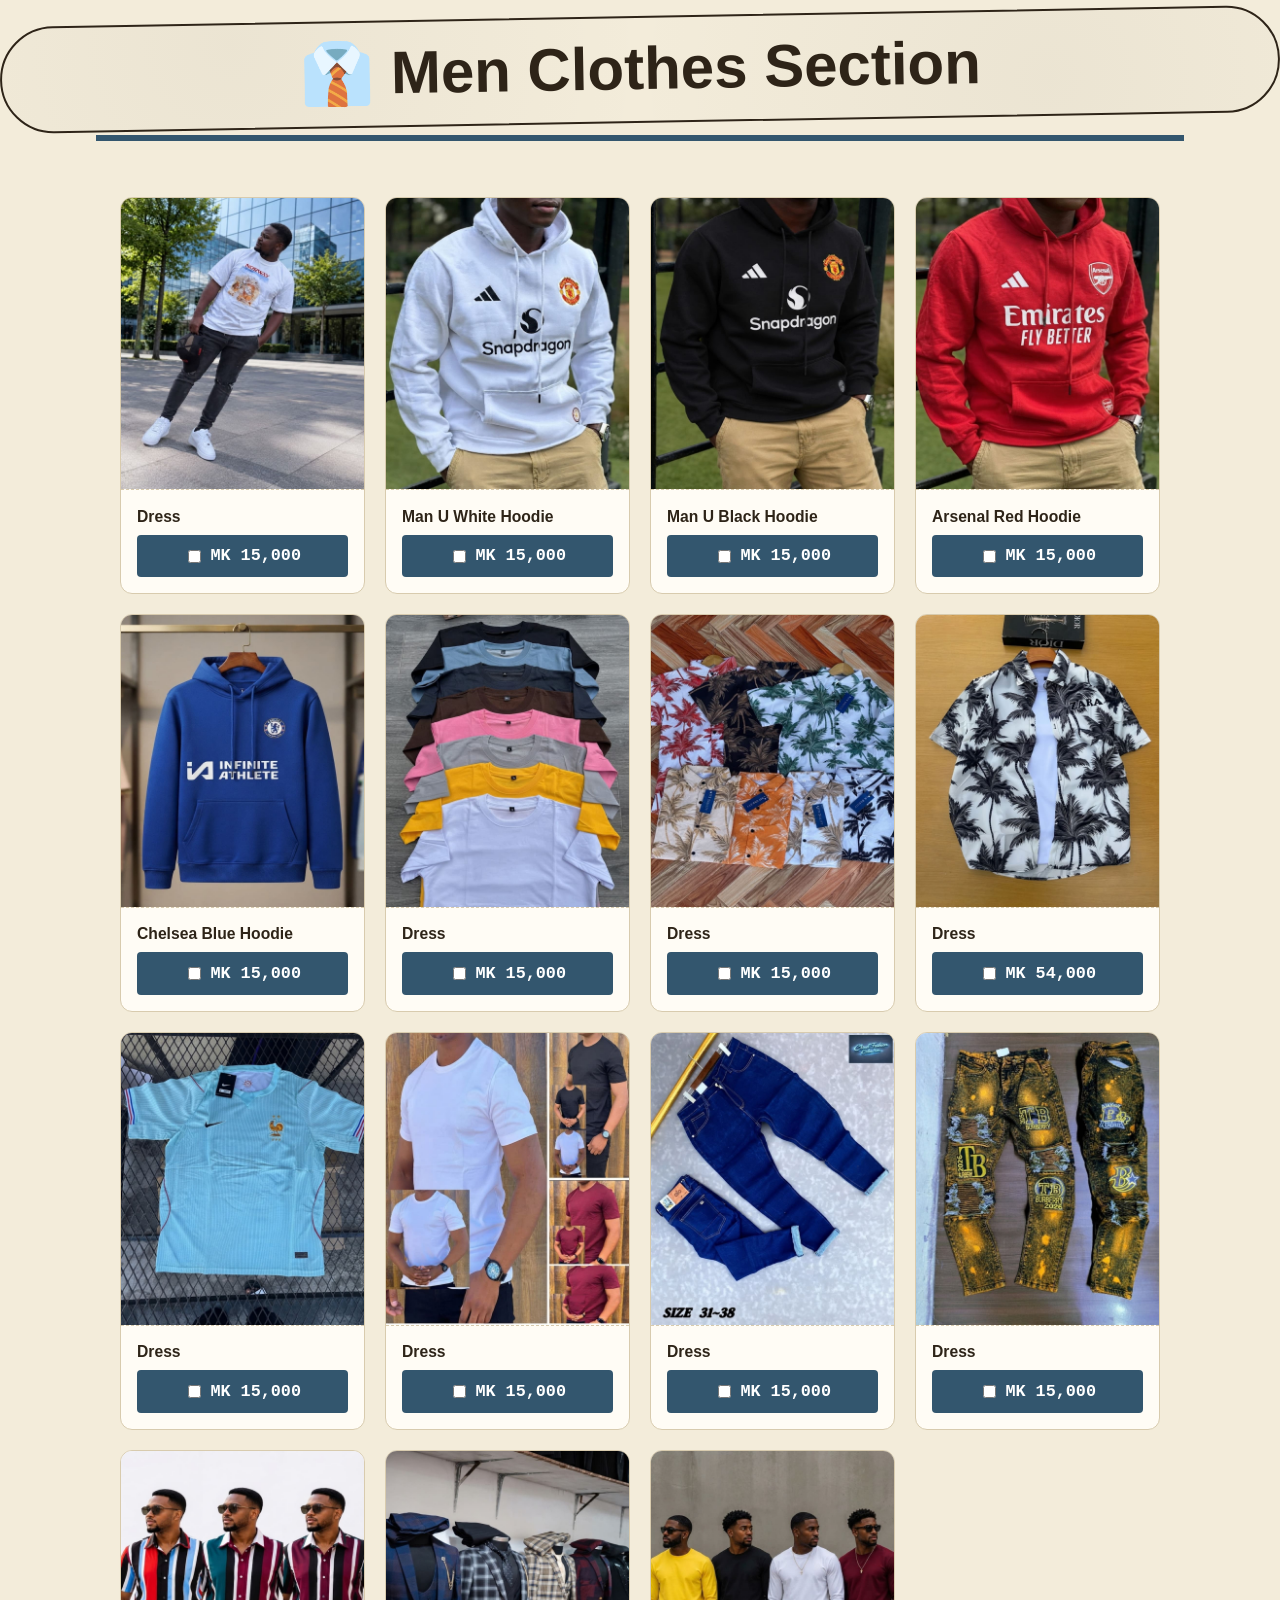
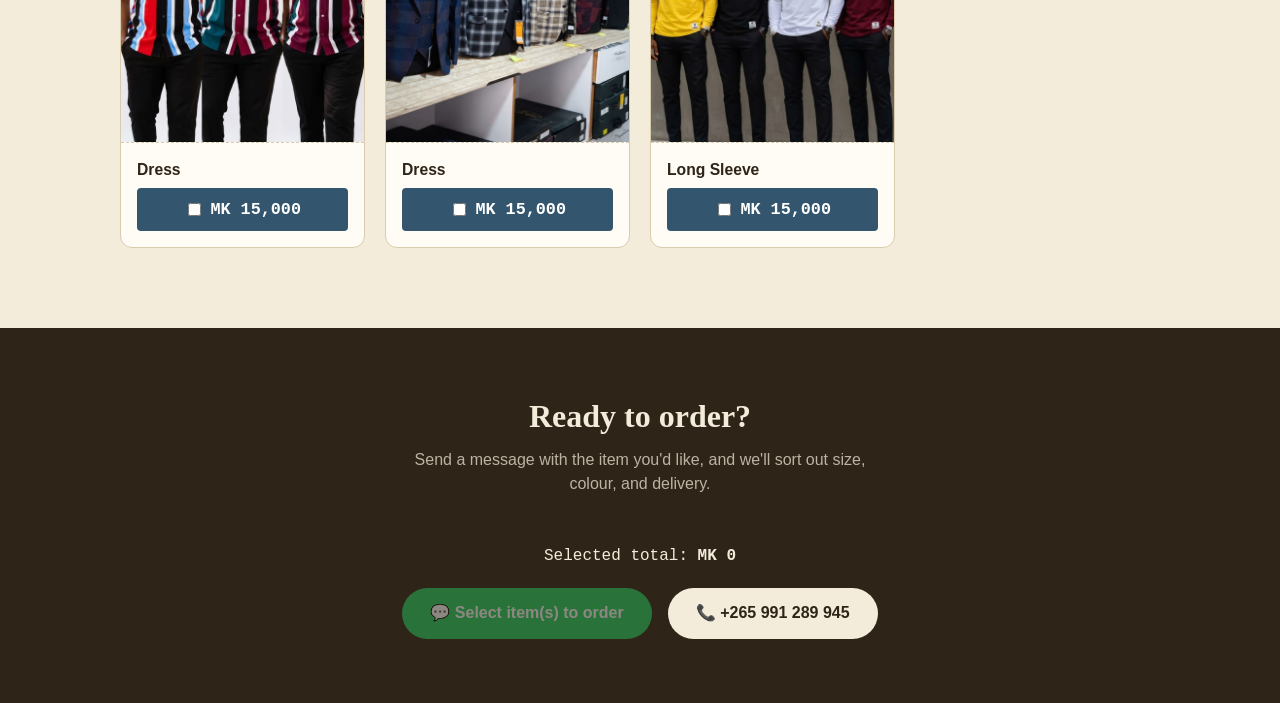
<file: men stuff/men clothes.html>
<!DOCTYPE html>
<html lang="en">
<head>
  <meta charset="UTF-8">
  <meta name="viewport" content="width=device-width, initial-scale=1">
  <link rel="stylesheet" href="../reen.css">
  <link rel="icon" href="../favicon.png">
  <title>MEN CLOTHES SECTION</title>
</head>
<body>
  <div id="page-loader" class="page-loader" aria-hidden="true">
    <span class="page-loader__mark">REEN C. FASHION</span>
    <div class="page-loader__spinner"></div>
  </div>

  <header class="cover" id="section-name">👔 Men Clothes Section</header>
  <main>
    <section class="page" data-cat="men" id="men">
    
    <div class="grid">
      <article class="card">
        <div class="card__photo has-image"><img src="../pictures/MEN/eabd1fbf-9d90-4c84-a702-a7c2a32ea387.jpg"></div>
        <div class="card__body">
          <h3 class="card__name">Dress</h3>
          <div class="checkbox_price">
            <input type="checkbox" class="item_checkbox" data-name="Dress" data-price="15000" data-img="../pictures/MEN/eabd1fbf-9d90-4c84-a702-a7c2a32ea387.jpg">
            <p class="card__price">MK 15,000</p>
          </div>
        </div>
      </article>
       <article class="card">
        <div class="card__photo has-image"><img src="../pictures/MEN/3f77cd25-78a4-4d54-b1ac-0ca4ed0ec289.jpg"></div>
        <div class="card__body">
          <h3 class="card__name">Man U White Hoodie</h3>
          <div class="checkbox_price">
            <input type="checkbox" class="item_checkbox" data-name="Man U White Hoodie" data-price="15000" data-img="../pictures/MEN/3f77cd25-78a4-4d54-b1ac-0ca4ed0ec289.jpg">
            <p class="card__price">MK 15,000</p>
          </div>
        </div>
      </article>
       <article class="card">
        <div class="card__photo has-image"><img src="../pictures/MEN/5cec5d69-05b1-4999-884f-6137a51fe05a.jpg"></div>
        <div class="card__body">
          <h3 class="card__name">Man U Black Hoodie</h3>
          <div class="checkbox_price">
            <input type="checkbox" class="item_checkbox" data-name="Man U Black Hoodie" data-price="15000" data-img="../pictures/MEN/5cec5d69-05b1-4999-884f-6137a51fe05a.jpg">
            <p class="card__price">MK 15,000</p>
          </div>
        </div>
      </article>
      <article class="card">
        <div class="card__photo has-image"><img src="../pictures/MEN/e5108f55-be18-4b0c-a623-adac4ce23102.jpg"></div>
        <div class="card__body">
          <h3 class="card__name">Arsenal Red Hoodie</h3>
          <div class="checkbox_price">
            <input type="checkbox" class="item_checkbox" data-name="Arsenal Red Hoodie" data-price="15000" data-img="../pictures/MEN/e5108f55-be18-4b0c-a623-adac4ce23102.jpg">
            <p class="card__price">MK 15,000</p>
          </div>
        </div>
      </article>
      <article class="card">
        <div class="card__photo has-image"><img src="../pictures/MEN/watermarked_img_10527570369143808309.jpg"></div>
        <div class="card__body">
          <h3 class="card__name">Chelsea Blue Hoodie</h3>
          <div class="checkbox_price">
            <input type="checkbox" class="item_checkbox" data-name="Chelsea Blue Hoodie" data-price="15000" data-img="../pictures/MEN/watermarked_img_10527570369143808309.jpg">
            <p class="card__price">MK 15,000</p>
          </div>
        </div>
      </article>
      <article class="card">
        <div class="card__photo has-image"><img src="../pictures/MEN/09db91a7-3120-4c1c-96c2-b5a073ffeaae.jpg"></div>
        <div class="card__body">
          <h3 class="card__name">Dress</h3>
          <div class="checkbox_price">
            <input type="checkbox" class="item_checkbox" data-name="Dress (item 5)" data-price="15000" data-img="../pictures/MEN/09db91a7-3120-4c1c-96c2-b5a073ffeaae.jpg">
            <p class="card__price">MK 15,000</p>
          </div>
        </div>
      </article>
      <article class="card">
        <div class="card__photo has-image"><img src="../pictures/MEN/311d6055-c5ac-426c-9f44-3160984ec24c.jpg"></div>
        <div class="card__body">
          <h3 class="card__name">Dress</h3>
          <div class="checkbox_price">
            <input type="checkbox" class="item_checkbox" data-name="Dress (item 6)" data-price="15000" data-img="../pictures/MEN/311d6055-c5ac-426c-9f44-3160984ec24c.jpg">
            <p class="card__price">MK 15,000</p>
          </div>
        </div>
      </article>
      <article class="card">
        <div class="card__photo has-image"><img src="../pictures/MEN/25228931-0f36-47e1-8d5b-472aadfbcfd8.jpg"></div>
        <div class="card__body">
          <h3 class="card__name">Dress</h3>
          <div class="checkbox_price">
            <input type="checkbox" class="item_checkbox" data-name="Dress" data-price="54000" data-img="../pictures/MEN/25228931-0f36-47e1-8d5b-472aadfbcfd8.jpg">
            <p class="card__price">MK 54,000</p>
          </div>
        </div>
      </article>
      <article class="card">
        <div class="card__photo has-image"><img src="../pictures/MEN/59aad203-e6ff-4367-b0e7-084073251002.jpg"></div>
        <div class="card__body">
          <h3 class="card__name">Dress</h3>
          <div class="checkbox_price">
            <input type="checkbox" class="item_checkbox" data-name="Dress (item 7)" data-price="15000" data-img="../pictures/MEN/59aad203-e6ff-4367-b0e7-084073251002.jpg">
            <p class="card__price">MK 15,000</p>
          </div>
        </div>
      </article>
      <article class="card">
        <div class="card__photo has-image"><img src="../pictures/MEN/ed0e9060-9813-4c3c-be73-8ebef8f6d785.jpg"></div>
        <div class="card__body">
          <h3 class="card__name">Dress</h3>
          <div class="checkbox_price">
            <input type="checkbox" class="item_checkbox" data-name="Dress (item 8)" data-price="15000" data-img="../pictures/MEN/ed0e9060-9813-4c3c-be73-8ebef8f6d785.jpg">
            <p class="card__price">MK 15,000</p>
          </div>
        </div>
      </article>
      <article class="card">
        <div class="card__photo has-image"><img src="../pictures/MEN/f5ee7bb5-2be5-4b08-a24c-9920e3b0e55e.jpg"></div>
        <div class="card__body">
          <h3 class="card__name">Dress</h3>
          <div class="checkbox_price">
            <input type="checkbox" class="item_checkbox" data-name="Dress (item 8)" data-price="15000" data-img="../pictures/MEN/f5ee7bb5-2be5-4b08-a24c-9920e3b0e55e.jpg">
            <p class="card__price">MK 15,000</p>
          </div>
        </div>
      </article>
      <article class="card">
        <div class="card__photo has-image"><img src="../pictures/MEN/fb286799-b11f-4ade-85de-e2e967f98f97.jpg"></div>
        <div class="card__body">
          <h3 class="card__name">Dress</h3>
          <div class="checkbox_price">
            <input type="checkbox" class="item_checkbox" data-name="Dress (item 8)" data-price="15000" data-img="../pictures/MEN/fb286799-b11f-4ade-85de-e2e967f98f97.jpg">
            <p class="card__price">MK 15,000</p>
          </div>
        </div>
      </article>
      <article class="card">
        <div class="card__photo has-image"><img src="../pictures/MEN/66ecba04-3ea0-412d-9ae8-68f659767326.jpg"></div>
        <div class="card__body">
          <h3 class="card__name">Dress</h3>
          <div class="checkbox_price">
            <input type="checkbox" class="item_checkbox" data-name="Dress (item 8)" data-price="15000" data-img="../pictures/MEN/66ecba04-3ea0-412d-9ae8-68f659767326.jpg">
            <p class="card__price">MK 15,000</p>
          </div>
        </div>
      </article>
      <article class="card">
        <div class="card__photo has-image"><img src="../pictures/MEN/a9f9808a-f337-412b-80b9-a604248ba459.jpg"></div>
        <div class="card__body">
          <h3 class="card__name">Dress</h3>
          <div class="checkbox_price">
            <input type="checkbox" class="item_checkbox" data-name="Dress (item 8)" data-price="15000" data-img="../pictures/MEN/a9f9808a-f337-412b-80b9-a604248ba459.jpg">
            <p class="card__price">MK 15,000</p>
          </div>
        </div>
      </article>
      <article class="card">
        <div class="card__photo has-image"><img src="../pictures/MEN/caa0eda9-6074-4d9e-a646-1797943d2948.jpg"></div>
        <div class="card__body">
          <h3 class="card__name">Long Sleeve</h3>
          <div class="checkbox_price">
            <input type="checkbox" class="item_checkbox" data-name="Long Sleeve" data-price="15000" data-img="../pictures/MEN/caa0eda9-6074-4d9e-a646-1797943d2948.jpg">
            <p class="card__price">MK 15,000</p>
          </div>
        </div>
      </article>
    </div>
  </section>

  </main>
  <footer class="contact" id="contact">
  <h2 class="contact__title">Ready to order?</h2>
  <p class="contact__sub">Send a message with the item you'd like, and we'll sort out size, colour, and delivery.</p>
  <div id="selected-items" class="selected-items"></div>
  <p class="order-summary">Selected total: <span id="total-price">MK 0</span></p>
  <div class="contact__actions">
    <a class="contact__btn contact__btn--whatsapp is-disabled" id="whatsapp-btn" href="#" target="_blank" rel="noopener">💬 Select item(s) to order</a>
    <a class="contact__btn contact__btn--phone" id="phone-btn" href="#">📞 Call to order</a>
  </div>
  </footer>
  <script src="../reen.js">

</script>
</body>
</html>
</file>
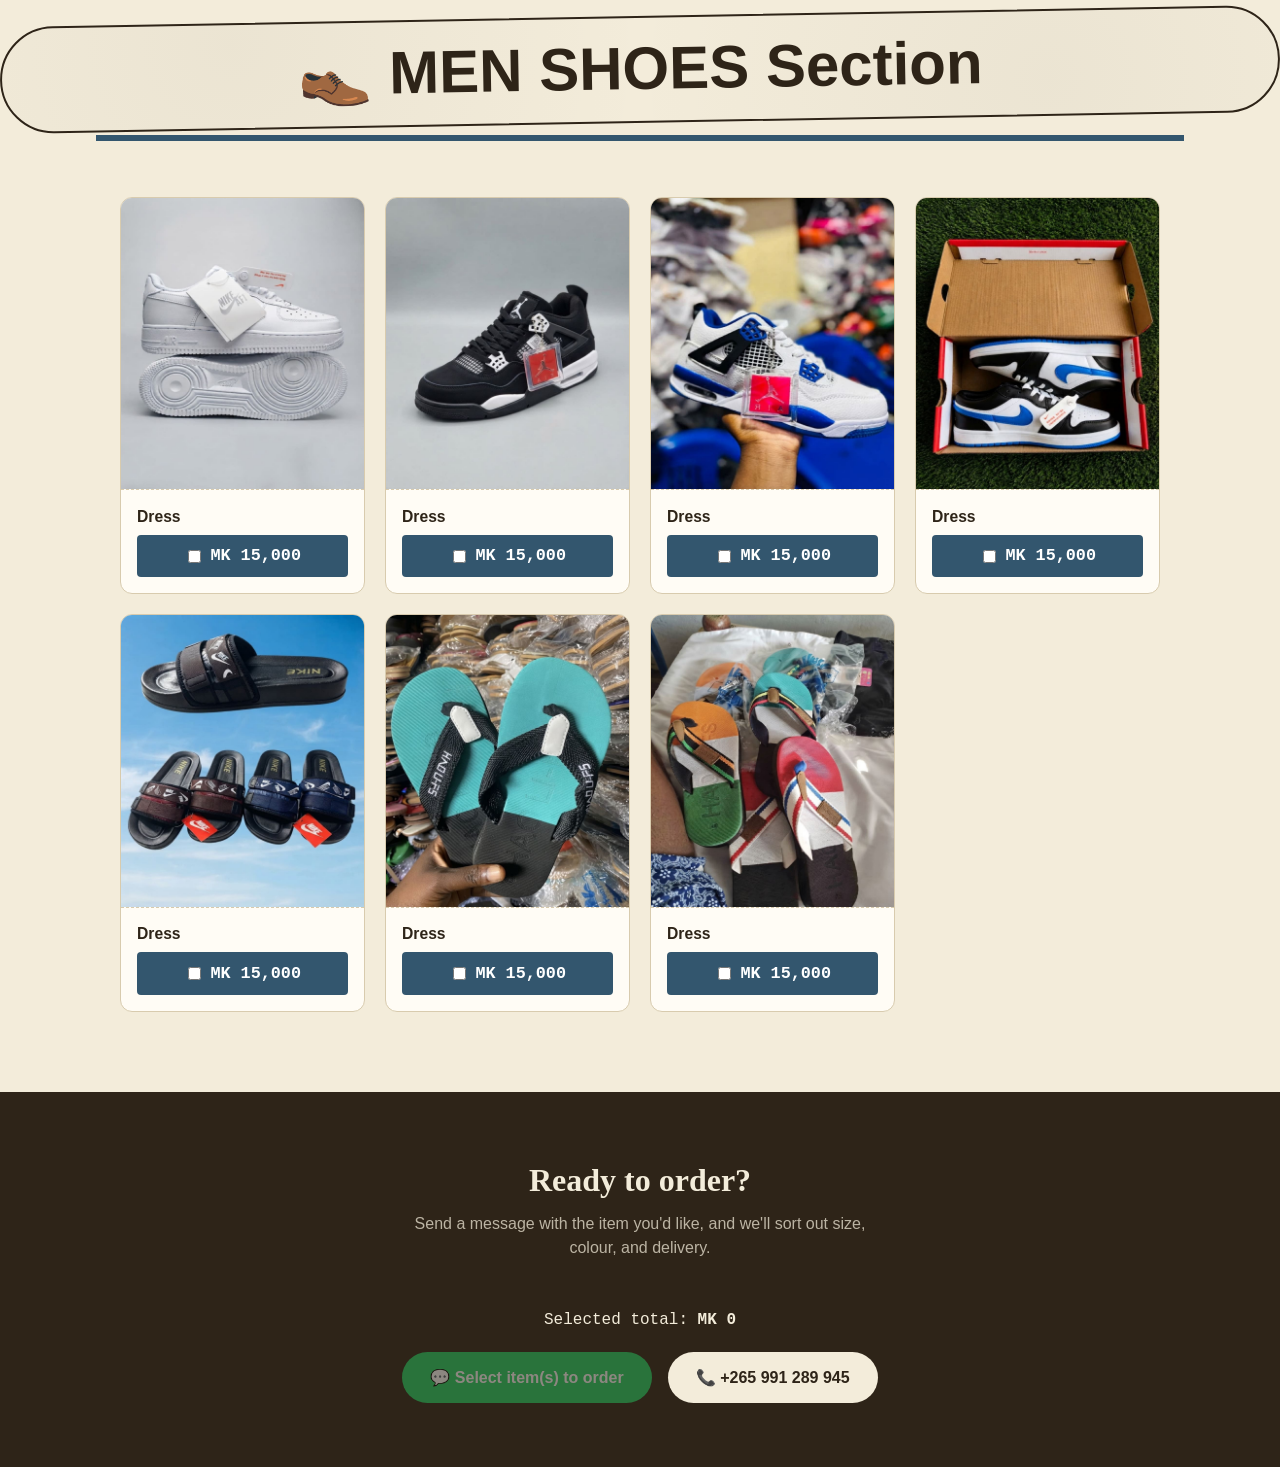
<file: men stuff/men shoes.html>
<!DOCTYPE html>
<html lang="en">
<head>
  <meta charset="UTF-8">
  <meta name="viewport" content="width=device-width, initial-scale=1">
  <link rel="stylesheet" href="../reen.css">
  <link rel="icon" href="../favicon.png">
  <title>MEN SHOES SECTION</title>
</head>
<body>
  <div id="page-loader" class="page-loader" aria-hidden="true">
    <span class="page-loader__mark">REEN C. FASHION</span>
    <div class="page-loader__spinner"></div>
  </div>

  <header class="cover" id="section-name">👞 MEN SHOES Section</header>
  <main>
    <section class="page" data-cat="men" id="men">
    
    <div class="grid">
      <article class="card">
        <div class="card__photo has-image"><img src="../pictures/MEN/5ee3fd8a-8379-4732-be1a-98a0a91c56e9.jpg"></div>
        <div class="card__body">
          <h3 class="card__name">Dress</h3>
          <div class="checkbox_price">
            <input type="checkbox" class="item_checkbox" data-name="Dress" data-price="15000" data-img="../pictures/MEN/5ee3fd8a-8379-4732-be1a-98a0a91c56e9.jpg">
            <p class="card__price">MK 15,000</p>
          </div>
        </div>
      </article>
       <article class="card">
        <div class="card__photo has-image"><img src="../pictures/MEN/a4aa2cf2-177e-438f-99ec-3db2ecfc566c.jpg"></div>
        <div class="card__body">
          <h3 class="card__name">Dress</h3>
          <div class="checkbox_price">
            <input type="checkbox" class="item_checkbox" data-name="Dress (item 2)" data-price="15000" data-img="../pictures/MEN/a4aa2cf2-177e-438f-99ec-3db2ecfc566c.jpg">
            <p class="card__price">MK 15,000</p>
          </div>
        </div>
      </article>
       <article class="card">
        <div class="card__photo has-image"><img src="../pictures/MEN/ff56f495-4914-4cc0-904d-3dfaaa6f8fed.jpg"></div>
        <div class="card__body">
          <h3 class="card__name">Dress</h3>
          <div class="checkbox_price">
            <input type="checkbox" class="item_checkbox" data-name="Dress (item 3)" data-price="15000" data-img="../pictures/MEN/ff56f495-4914-4cc0-904d-3dfaaa6f8fed.jpg">
            <p class="card__price">MK 15,000</p>
          </div>
        </div>
      </article>
      <article class="card">
        <div class="card__photo has-image"><img src="../pictures/MEN/1f365abb-5e03-4251-b4e3-75225feeba74.jpg"></div>
        <div class="card__body">
          <h3 class="card__name">Dress</h3>
          <div class="checkbox_price">
            <input type="checkbox" class="item_checkbox" data-name="Dress (item 4)" data-price="15000" data-img="../pictures/MEN/1f365abb-5e03-4251-b4e3-75225feeba74.jpg">
            <p class="card__price">MK 15,000</p>
          </div>
        </div>
      </article>
      <article class="card">
        <div class="card__photo has-image"><img src="../pictures/MEN/0f41a703-37de-4242-9e56-74d6ec917a15.jpg"></div>
        <div class="card__body">
          <h3 class="card__name">Dress</h3>
          <div class="checkbox_price">
            <input type="checkbox" class="item_checkbox" data-name="Dress (item 5)" data-price="15000" data-img="../pictures/MEN/0f41a703-37de-4242-9e56-74d6ec917a15.jpg">
            <p class="card__price">MK 15,000</p>
          </div>
        </div>
      </article>
      <article class="card">
        <div class="card__photo has-image"><img src="../pictures/MEN/b77ede30-6e6d-4a6c-9032-4ad083851878.jpg"></div>
        <div class="card__body">
          <h3 class="card__name">Dress</h3>
          <div class="checkbox_price">
            <input type="checkbox" class="item_checkbox" data-name="Dress (item 6)" data-price="15000" data-img="../pictures/MEN/b77ede30-6e6d-4a6c-9032-4ad083851878.jpg">
            <p class="card__price">MK 15,000</p>
          </div>
        </div>
      </article>
      <article class="card">
        <div class="card__photo has-image"><img src="../pictures/MEN/bf2a849d-5175-49cc-94d0-e9db782d3905.jpg"></div>
        <div class="card__body">
          <h3 class="card__name">Dress</h3>
          <div class="checkbox_price">
            <input type="checkbox" class="item_checkbox" data-name="Dress (item 6)" data-price="15000" data-img="../pictures/MEN/bf2a849d-5175-49cc-94d0-e9db782d3905.jpg">
            <p class="card__price">MK 15,000</p>
          </div>
        </div>
      </article>
    </div>
  </section>

  </main>
  <footer class="contact" id="contact">
  <h2 class="contact__title">Ready to order?</h2>
  <p class="contact__sub">Send a message with the item you'd like, and we'll sort out size, colour, and delivery.</p>
  <div id="selected-items" class="selected-items"></div>
  <p class="order-summary">Selected total: <span id="total-price">MK 0</span></p>
  <div class="contact__actions">
    <a class="contact__btn contact__btn--whatsapp is-disabled" id="whatsapp-btn" href="#" target="_blank" rel="noopener">💬 Select item(s) to order</a>
    <a class="contact__btn contact__btn--phone" id="phone-btn" href="#">📞 Call to order</a>
  </div>
  </footer>
  <script src="../reen.js">

</script>
</body>
</html>
</file>
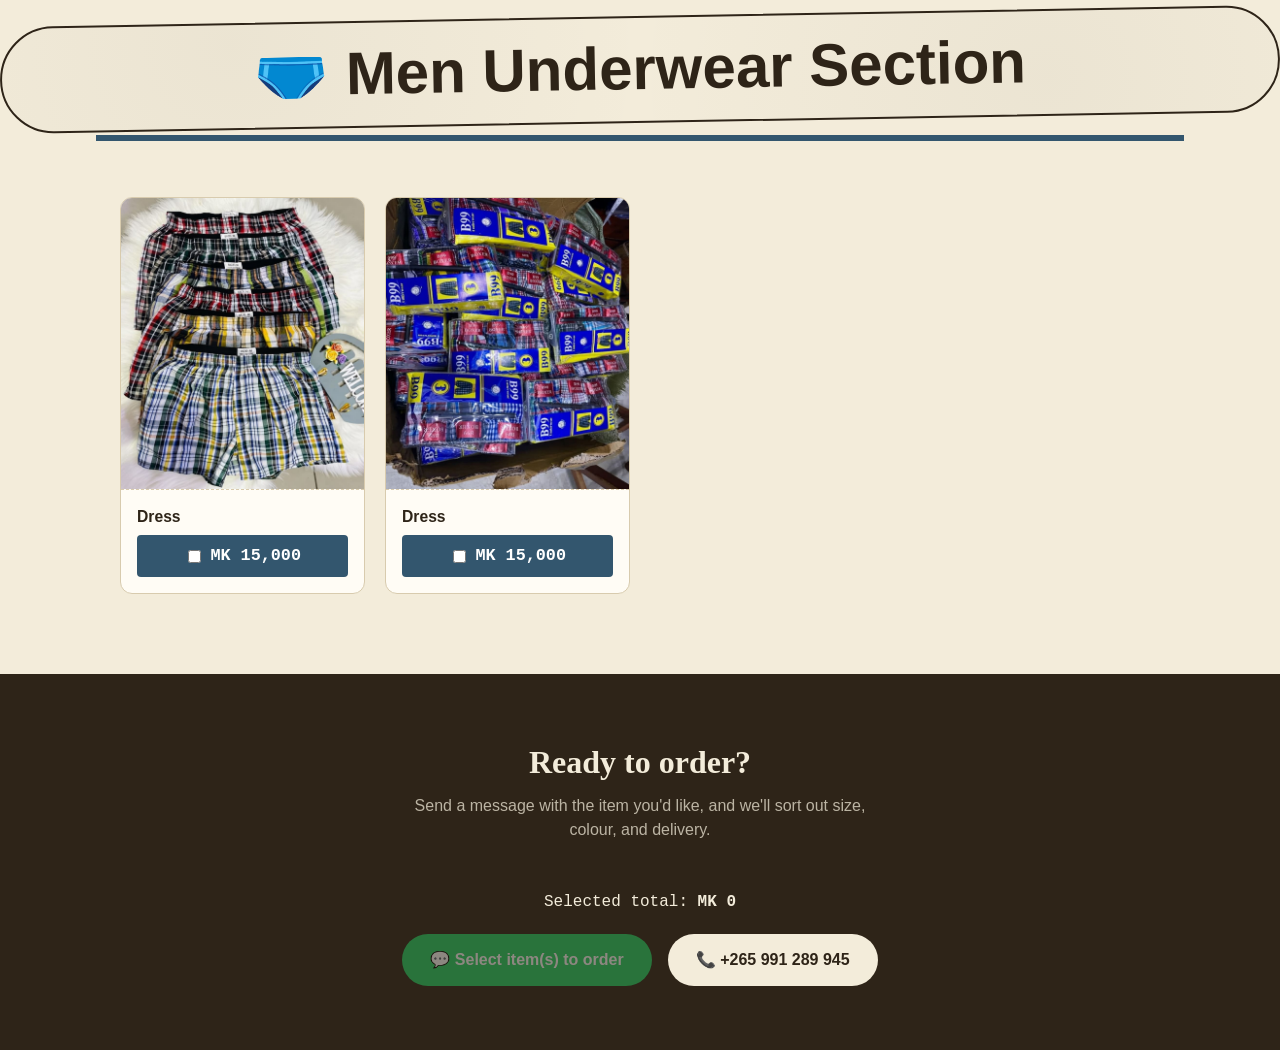
<file: men stuff/men underwear.html>
<!DOCTYPE html>
<html lang="en">
<head>
  <meta charset="UTF-8">
  <meta name="viewport" content="width=device-width, initial-scale=1">
  <link rel="stylesheet" href="../reen.css">
  <link rel="icon" href="../favicon.png">
  <title>MEN UNDERWEAR SECTION</title>
</head>
<body>
  <div id="page-loader" class="page-loader" aria-hidden="true">
    <span class="page-loader__mark">REEN C. FASHION</span>
    <div class="page-loader__spinner"></div>
  </div>

  <header class="cover" id="section-name">🩲 Men Underwear Section</header>
  <main>
    <section class="page" data-cat="men" id="men">
    
    <div class="grid">
      <article class="card">
        <div class="card__photo has-image"><img src="../pictures/MEN/78031b18-8278-4cce-a2a1-405d43807efb.jpg"></div>
        <div class="card__body">
          <h3 class="card__name">Dress</h3>
          <div class="checkbox_price">
            <input type="checkbox" class="item_checkbox" data-name="Dress" data-price="15000" data-img="../pictures/MEN/78031b18-8278-4cce-a2a1-405d43807efb.jpg">
            <p class="card__price">MK 15,000</p>
          </div>
        </div>
      </article>
       <article class="card">
        <div class="card__photo has-image"><img src="../pictures/MEN/3083611e-ec33-4bf2-8ece-60efab60d9dc.jpg"></div>
        <div class="card__body">
          <h3 class="card__name">Dress</h3>
          <div class="checkbox_price">
            <input type="checkbox" class="item_checkbox" data-name="Dress (item 2)" data-price="15000" data-img="../pictures/MEN/3083611e-ec33-4bf2-8ece-60efab60d9dc.jpg">
            <p class="card__price">MK 15,000</p>
          </div>
        </div>
      </article>
    </div>
  </section>

  </main>
  <footer class="contact" id="contact">
  <h2 class="contact__title">Ready to order?</h2>
  <p class="contact__sub">Send a message with the item you'd like, and we'll sort out size, colour, and delivery.</p>
  <div id="selected-items" class="selected-items"></div>
  <p class="order-summary">Selected total: <span id="total-price">MK 0</span></p>
  <div class="contact__actions">
    <a class="contact__btn contact__btn--whatsapp is-disabled" id="whatsapp-btn" href="#" target="_blank" rel="noopener">💬 Select item(s) to order</a>
    <a class="contact__btn contact__btn--phone" id="phone-btn" href="#">📞 Call to order</a>
  </div>
  </footer>
  <script src="../reen.js">

</script>
</body>
</html>
</file>
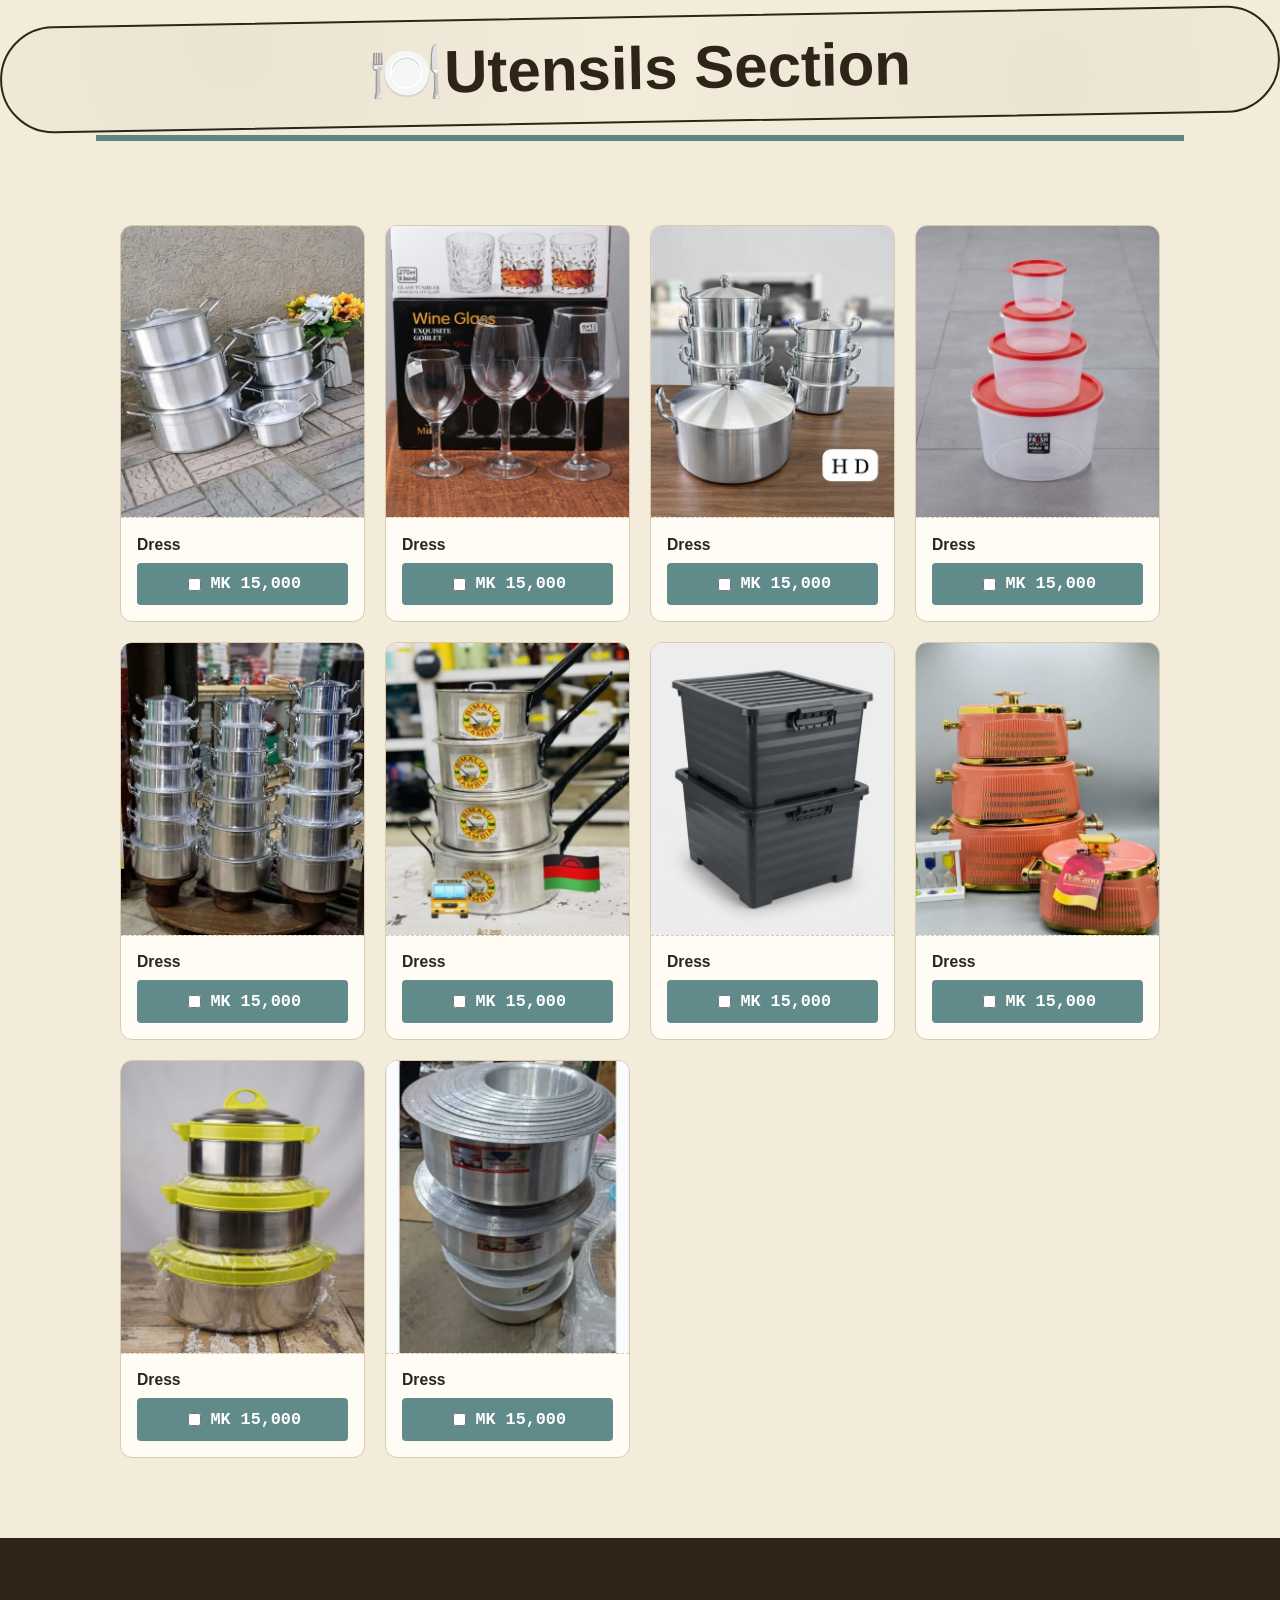
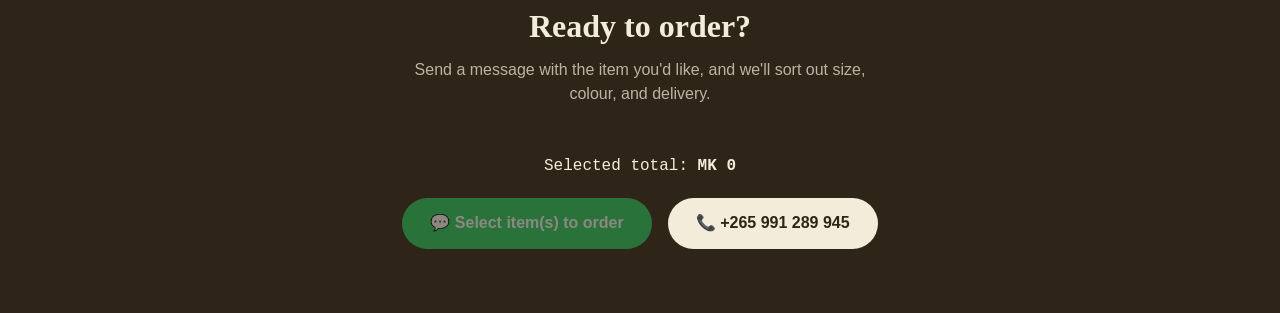
<file: utensils stuff/utensils.html>
<!DOCTYPE html>
<html lang="en">
<head>
  <meta charset="UTF-8">
  <meta name="viewport" content="width=device-width, initial-scale=1">
  <link rel="stylesheet" href="../reen.css">
  <link rel="icon" href="../favicon.png">
  <title>Utensils SECTION</title>
</head>
<body>
  <div id="page-loader" class="page-loader" aria-hidden="true">
    <span class="page-loader__mark">REEN C. FASHION</span>
    <div class="page-loader__spinner"></div>
  </div>

  <header class="cover" id="section-name">🍽️Utensils Section</header>
  <main>
    <section class="page" data-cat="Utensils" id="Utensils">
    <div class="page__header"></div>
    <div class="grid">
      <article class="card">
        <div class="card__photo has-image"><img src="../pictures/UTENSILS/watermarked_img_16644540678854428453.jpg"></div>
        <div class="card__body">
          <h3 class="card__name">Dress</h3>
          <div class="checkbox_price">
            <input type="checkbox" class="item_checkbox" data-name="Dress" data-price="15000" data-img="../pictures/UTENSILS/watermarked_img_16644540678854428453.jpg">
            <p class="card__price">MK 15,000</p>
          </div>
        </div>
      </article>
       <article class="card">
        <div class="card__photo has-image"><img src="../pictures/UTENSILS/75a3dacc-4d3f-43ee-ae56-69e33beebb0a.jpg"></div>
        <div class="card__body">
          <h3 class="card__name">Dress</h3>
          <div class="checkbox_price">
            <input type="checkbox" class="item_checkbox" data-name="Dress (item 2)" data-price="15000" data-img="../pictures/UTENSILS/75a3dacc-4d3f-43ee-ae56-69e33beebb0a.jpg">
            <p class="card__price">MK 15,000</p>
          </div>
        </div>
      </article>
       <article class="card">
        <div class="card__photo has-image"><img src="../pictures/UTENSILS/77b80fd9-f273-445f-943f-08a92dd29592.jpg"></div>
        <div class="card__body">
          <h3 class="card__name">Dress</h3>
          <div class="checkbox_price">
            <input type="checkbox" class="item_checkbox" data-name="Dress (item 3)" data-price="15000" data-img="../pictures/UTENSILS/77b80fd9-f273-445f-943f-08a92dd29592.jpg">
            <p class="card__price">MK 15,000</p>
          </div>
        </div>
      </article>
      <article class="card">
        <div class="card__photo has-image"><img src="../pictures/UTENSILS/83b8779b-33f9-4bf0-86d3-f0453d3738ea.jpg"></div>
        <div class="card__body">
          <h3 class="card__name">Dress</h3>
          <div class="checkbox_price">
            <input type="checkbox" class="item_checkbox" data-name="Dress (item 4)" data-price="15000" data-img="../pictures/UTENSILS/83b8779b-33f9-4bf0-86d3-f0453d3738ea.jpg">
            <p class="card__price">MK 15,000</p>
          </div>
        </div>
      </article>
      <article class="card">
        <div class="card__photo has-image"><img src="../pictures/UTENSILS/0759ad46-ab2e-47dc-a33c-fef578078c36.jpg"></div>
        <div class="card__body">
          <h3 class="card__name">Dress</h3>
          <div class="checkbox_price">
            <input type="checkbox" class="item_checkbox" data-name="Dress (item 4)" data-price="15000" data-img="../pictures/UTENSILS/0759ad46-ab2e-47dc-a33c-fef578078c36.jpg">
            <p class="card__price">MK 15,000</p>
          </div>
        </div>
      </article>
      <article class="card">
        <div class="card__photo has-image"><img src="../pictures/UTENSILS/2930a752-736e-4de0-bc76-1589c32b4362.jpg"></div>
        <div class="card__body">
          <h3 class="card__name">Dress</h3>
          <div class="checkbox_price">
            <input type="checkbox" class="item_checkbox" data-name="Dress (item 4)" data-price="15000" data-img="../pictures/UTENSILS/2930a752-736e-4de0-bc76-1589c32b4362.jpg">
            <p class="card__price">MK 15,000</p>
          </div>
        </div>
      </article>
      <article class="card">
        <div class="card__photo has-image"><img src="../pictures/UTENSILS/4136a743-3272-4953-8993-c156134a0500.jpg"></div>
        <div class="card__body">
          <h3 class="card__name">Dress</h3>
          <div class="checkbox_price">
            <input type="checkbox" class="item_checkbox" data-name="Dress (item 4)" data-price="15000" data-img="../pictures/UTENSILS/4136a743-3272-4953-8993-c156134a0500.jpg">
            <p class="card__price">MK 15,000</p>
          </div>
        </div>
      </article>
      <article class="card">
        <div class="card__photo has-image"><img src="../pictures/UTENSILS/e5efe5fd-2171-4995-a674-cc6938620f5f.jpg"></div>
        <div class="card__body">
          <h3 class="card__name">Dress</h3>
          <div class="checkbox_price">
            <input type="checkbox" class="item_checkbox" data-name="Dress (item 4)" data-price="15000" data-img="../pictures/UTENSILS/e5efe5fd-2171-4995-a674-cc6938620f5f.jpg">
            <p class="card__price">MK 15,000</p>
          </div>
        </div>
      </article>
      <article class="card">
        <div class="card__photo has-image"><img src="../pictures/UTENSILS/449101b2-54fb-4178-bfb1-77a4cdaae57f.jpg"></div>
        <div class="card__body">
          <h3 class="card__name">Dress</h3>
          <div class="checkbox_price">
            <input type="checkbox" class="item_checkbox" data-name="Dress (item 4)" data-price="15000" data-img="../pictures/UTENSILS/449101b2-54fb-4178-bfb1-77a4cdaae57f.jpg">
            <p class="card__price">MK 15,000</p>
          </div>
        </div>
      </article>
      <article class="card">
        <div class="card__photo has-image"><img src="../pictures/UTENSILS/IMG-20260830-WA0087_960x1280.jpg"></div>
        <div class="card__body">
          <h3 class="card__name">Dress</h3>
          <div class="checkbox_price">
            <input type="checkbox" class="item_checkbox" data-name="Dress (item 4)" data-price="15000" data-img="../pictures/UTENSILS/IMG-20260830-WA0087_960x1280.jpg">
            <p class="card__price">MK 15,000</p>
          </div>
        </div>
      </article>
    </div>
  </section>

  </main>
  <footer class="contact" id="contact">
  <h2 class="contact__title">Ready to order?</h2>
  <p class="contact__sub">Send a message with the item you'd like, and we'll sort out size, colour, and delivery.</p>
  <div id="selected-items" class="selected-items"></div>
  <p class="order-summary">Selected total: <span id="total-price">MK 0</span></p>
  <div class="contact__actions">
    <a class="contact__btn contact__btn--whatsapp is-disabled" id="whatsapp-btn" href="#" target="_blank" rel="noopener">💬 Select item(s) to order</a>
    <a class="contact__btn contact__btn--phone" id="phone-btn" href="#">📞 Call to order</a>
  </div>
  </footer>
  <script src="../reen.js">

</script>
</body>
</html>
</file>
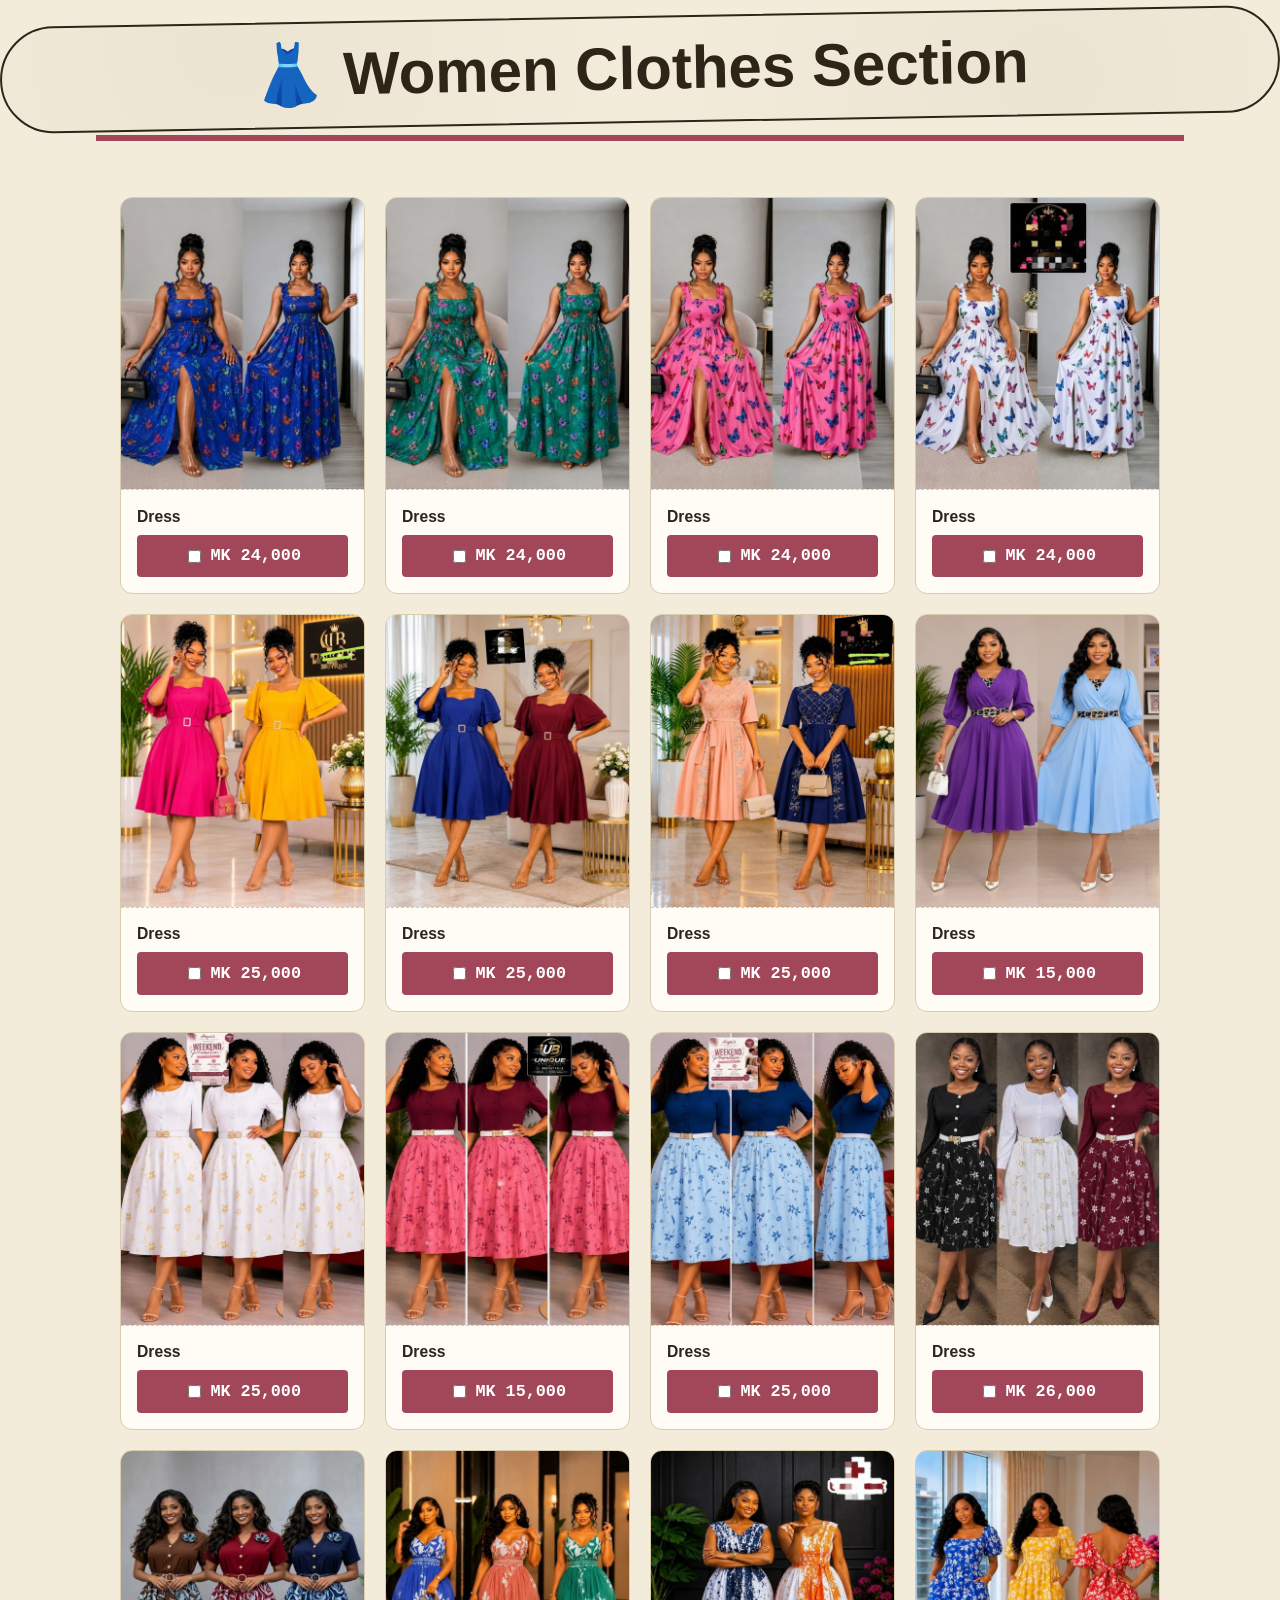
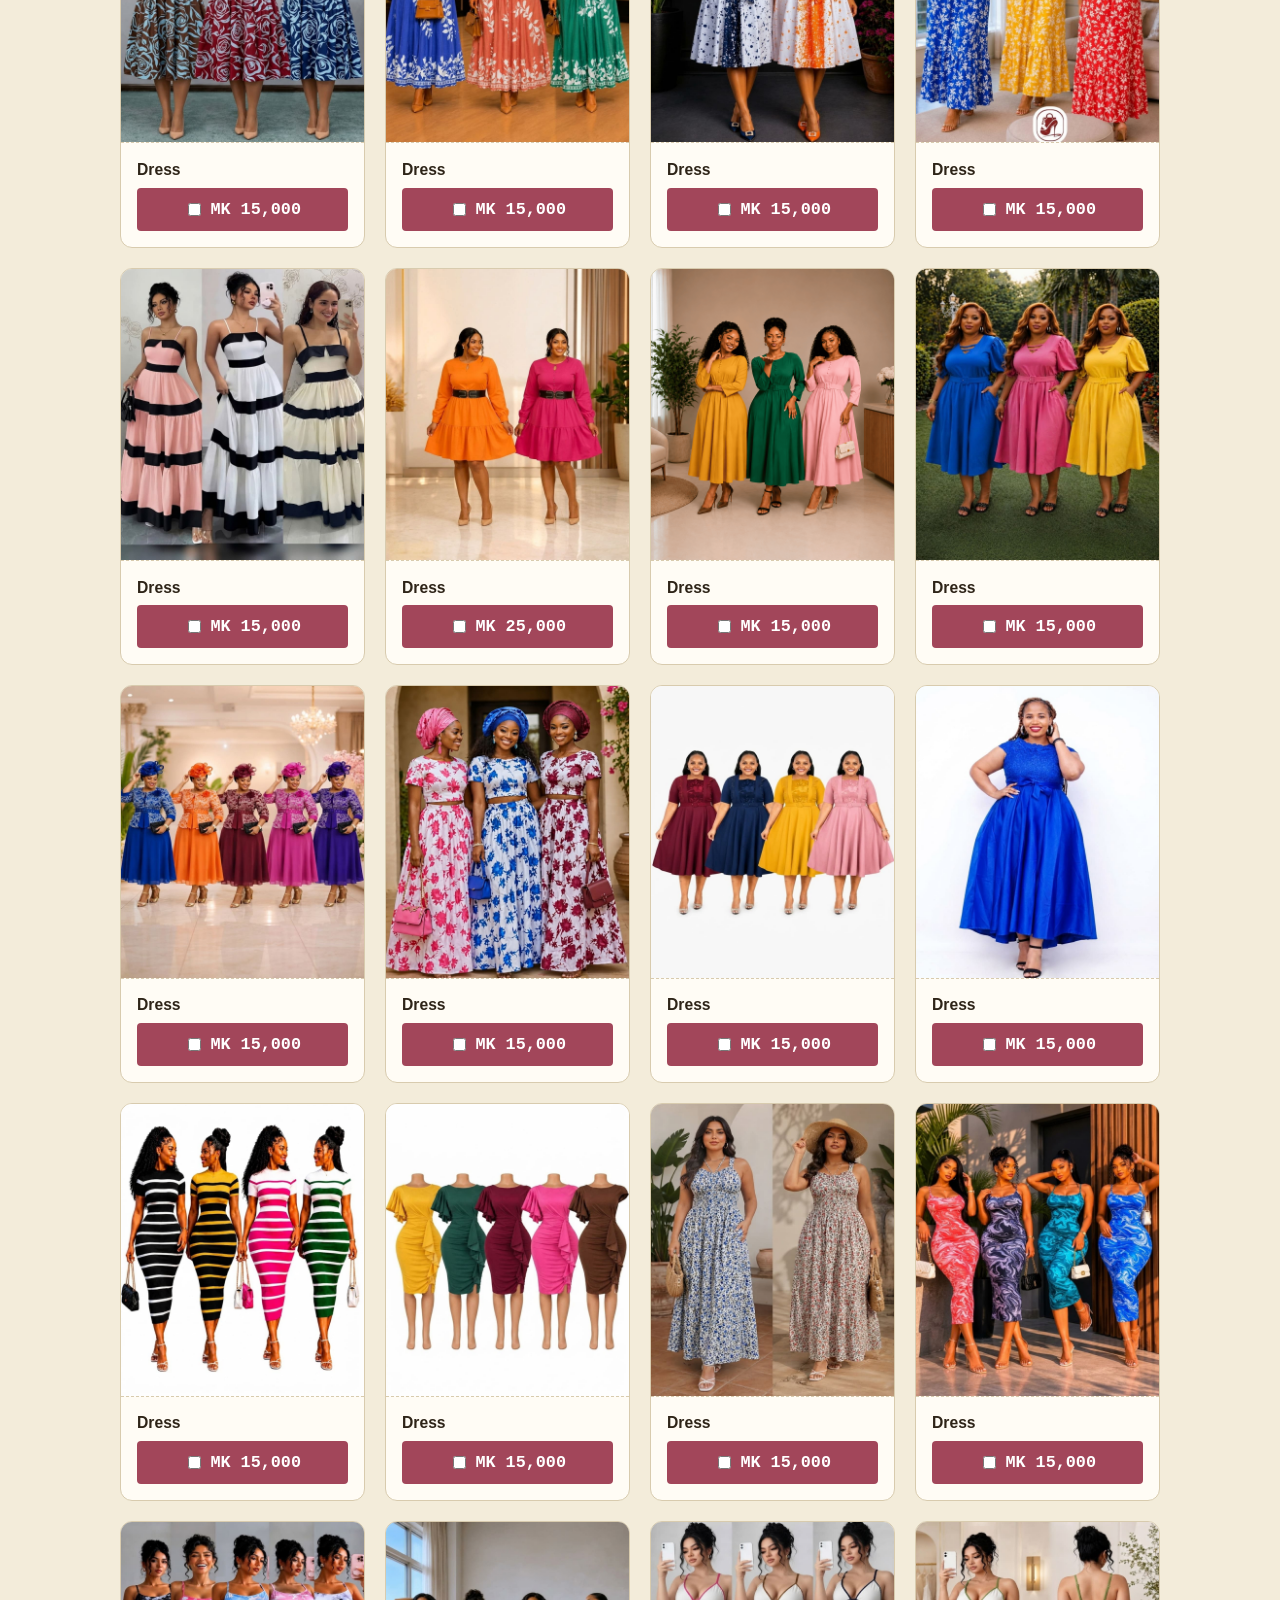
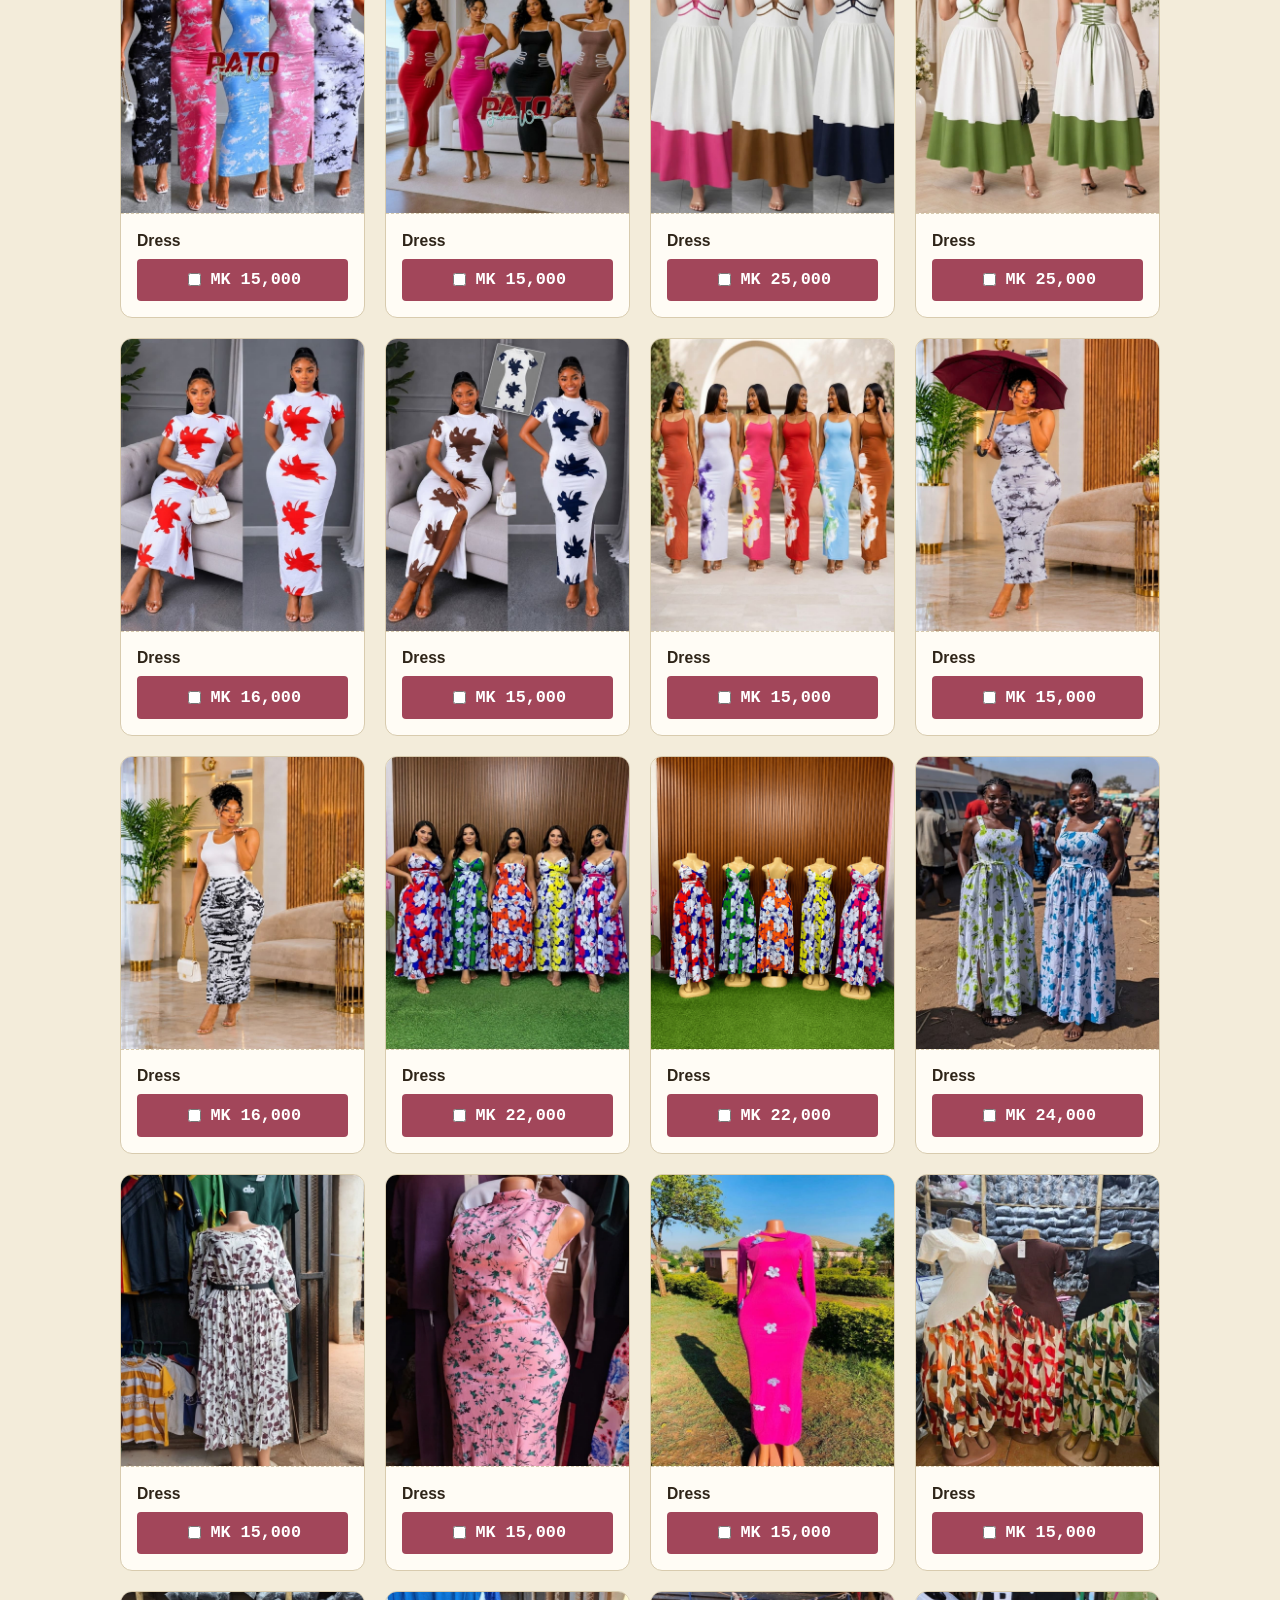
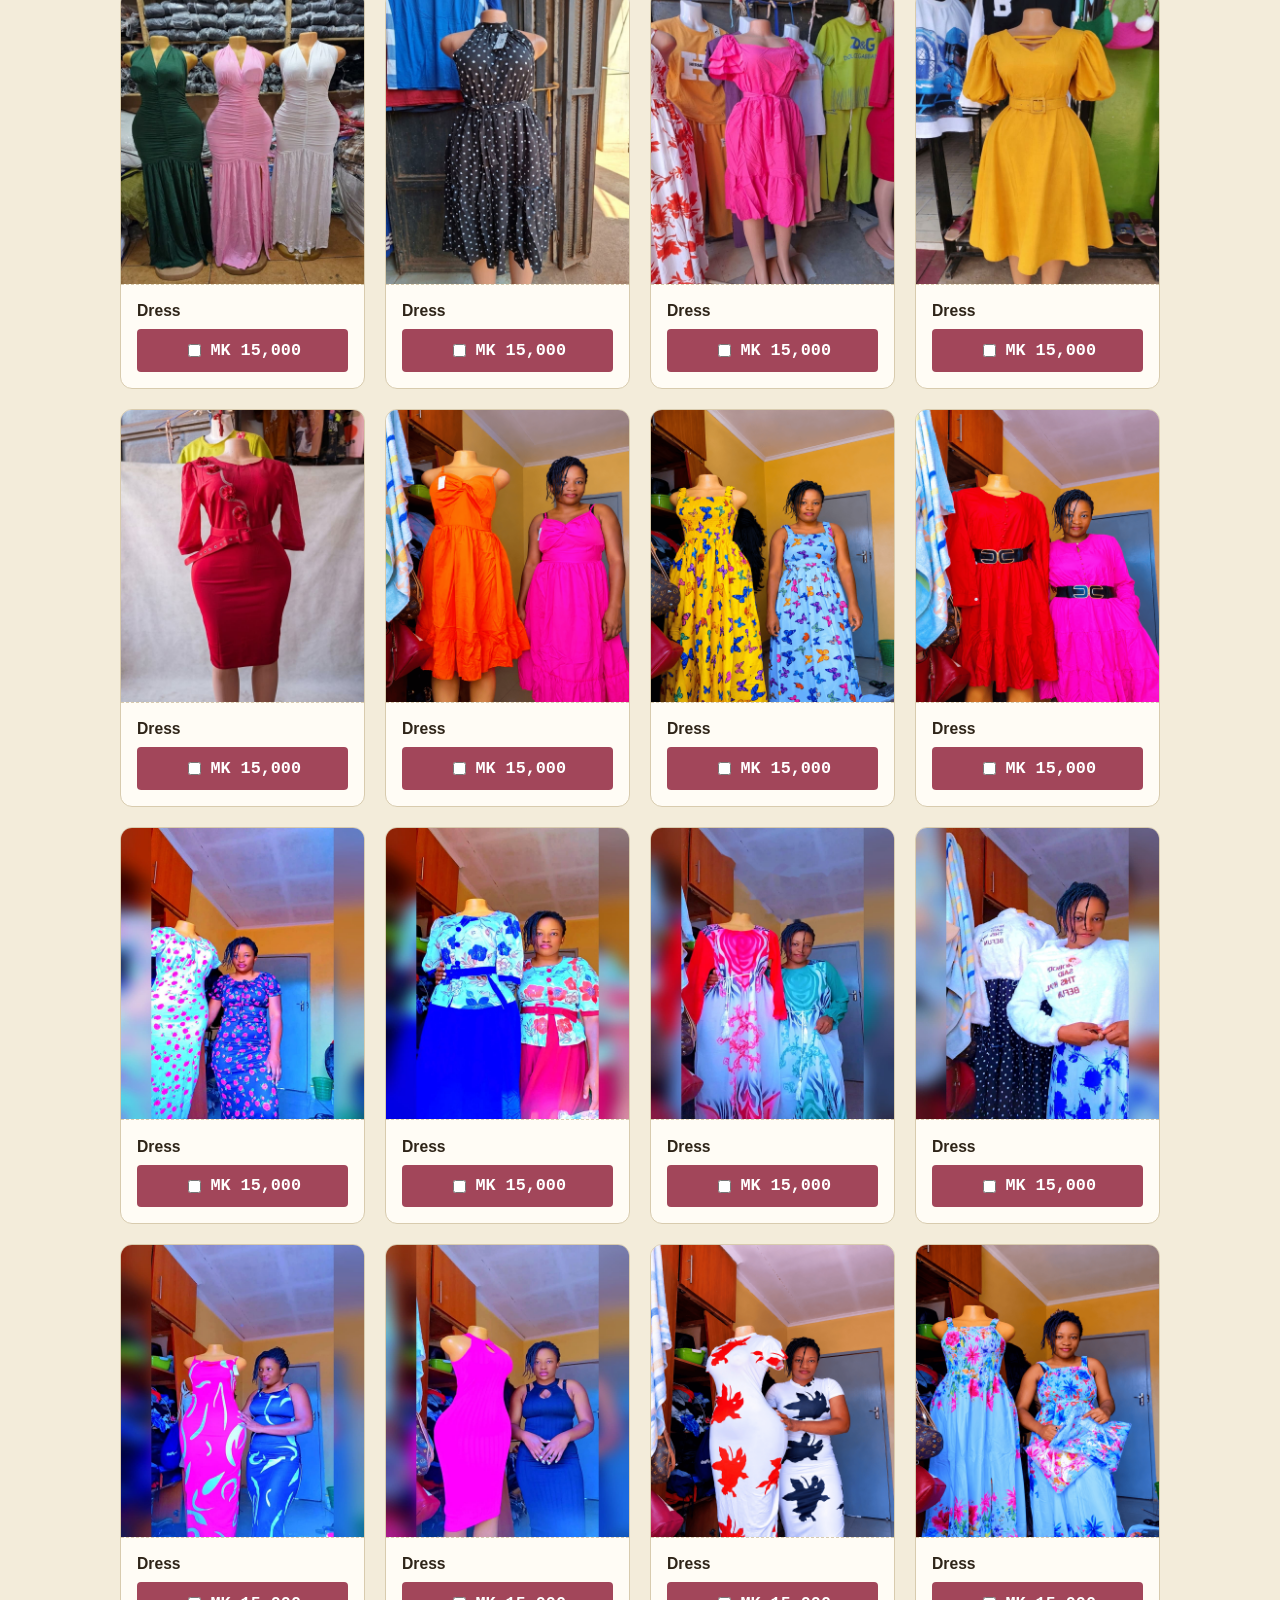
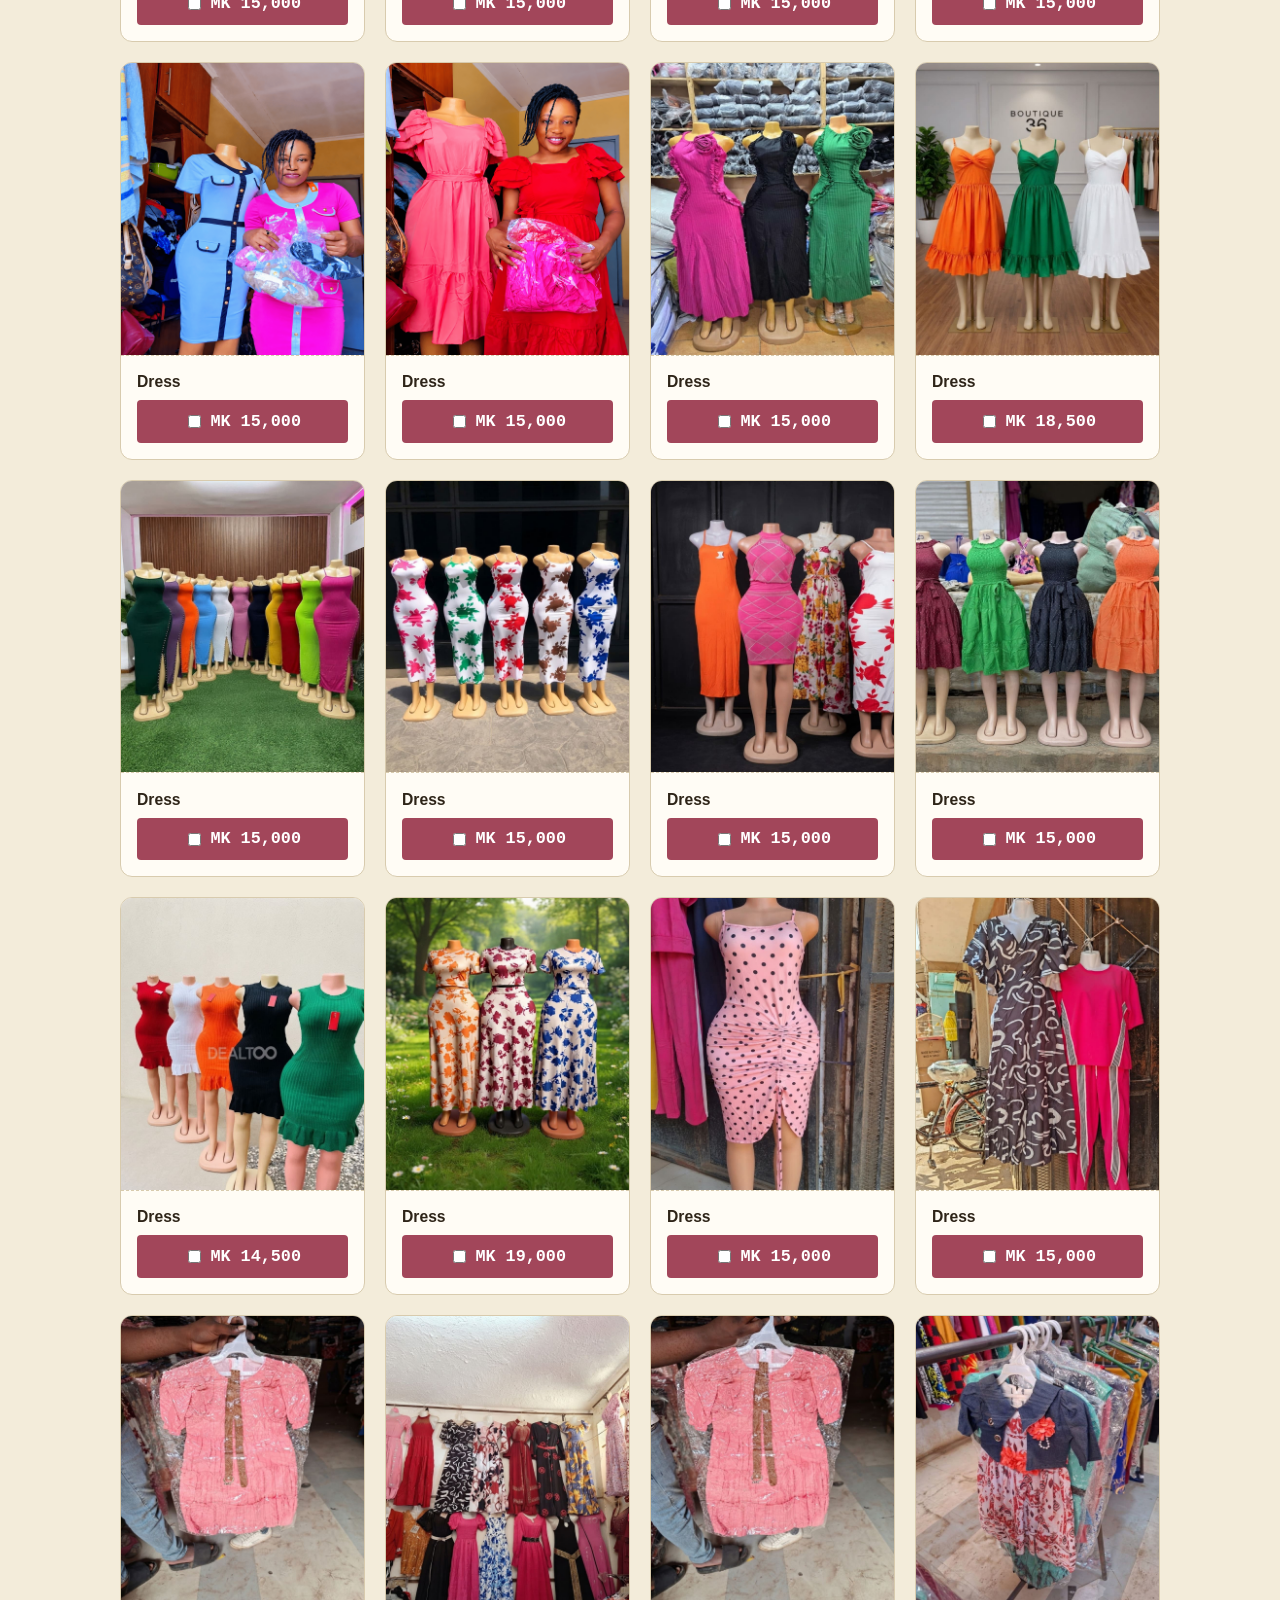
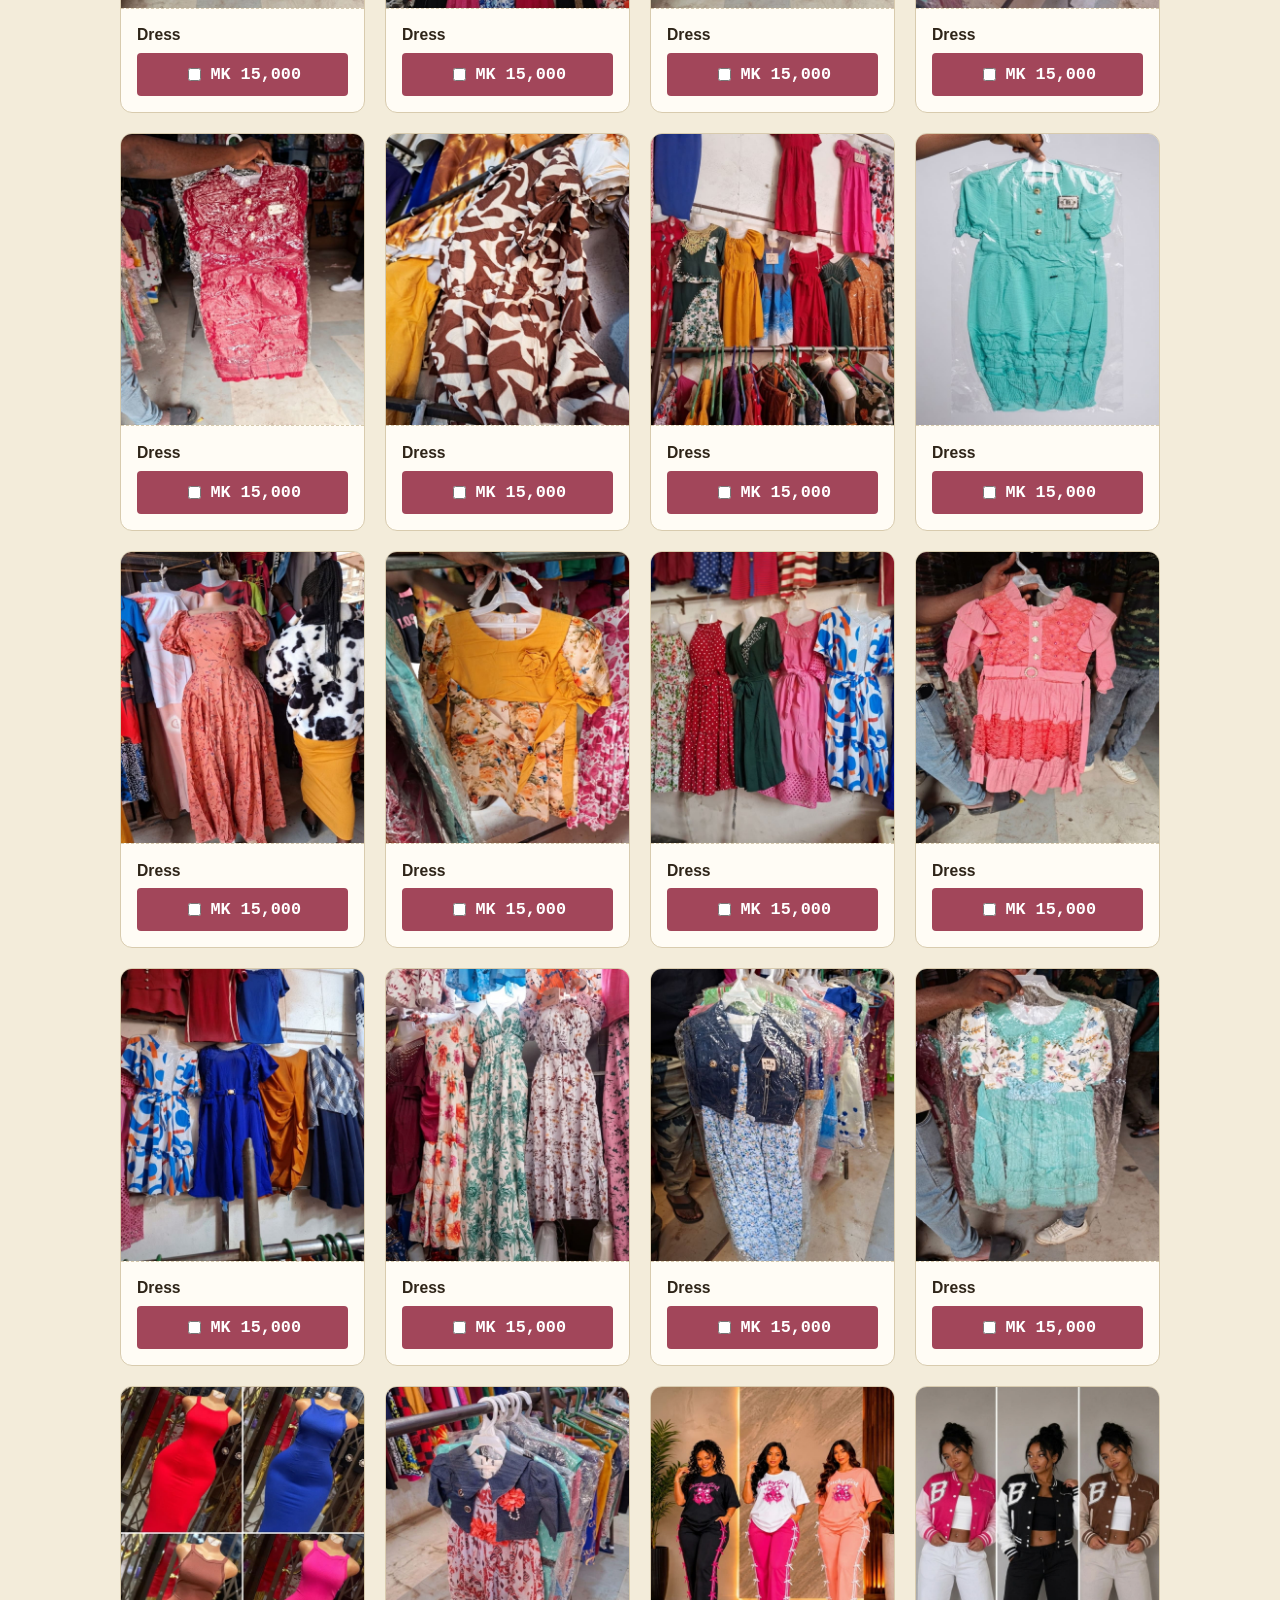
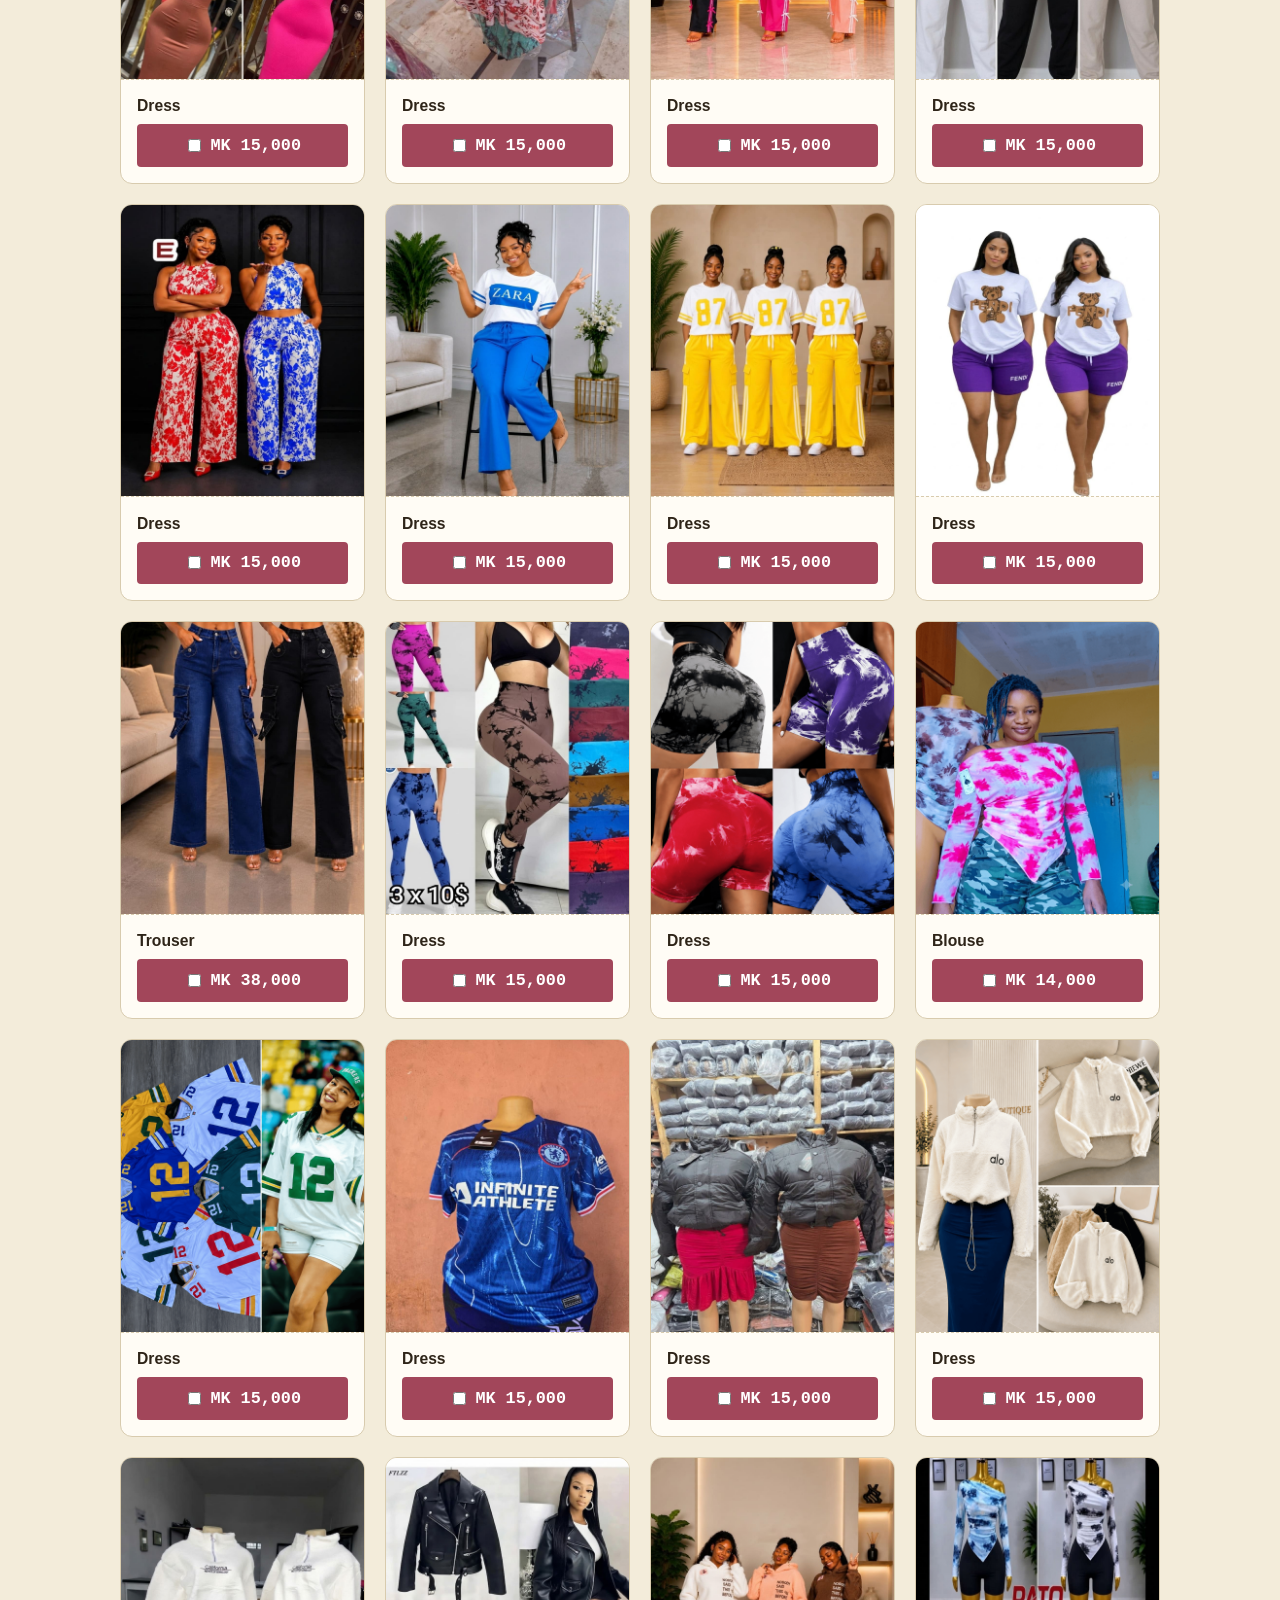
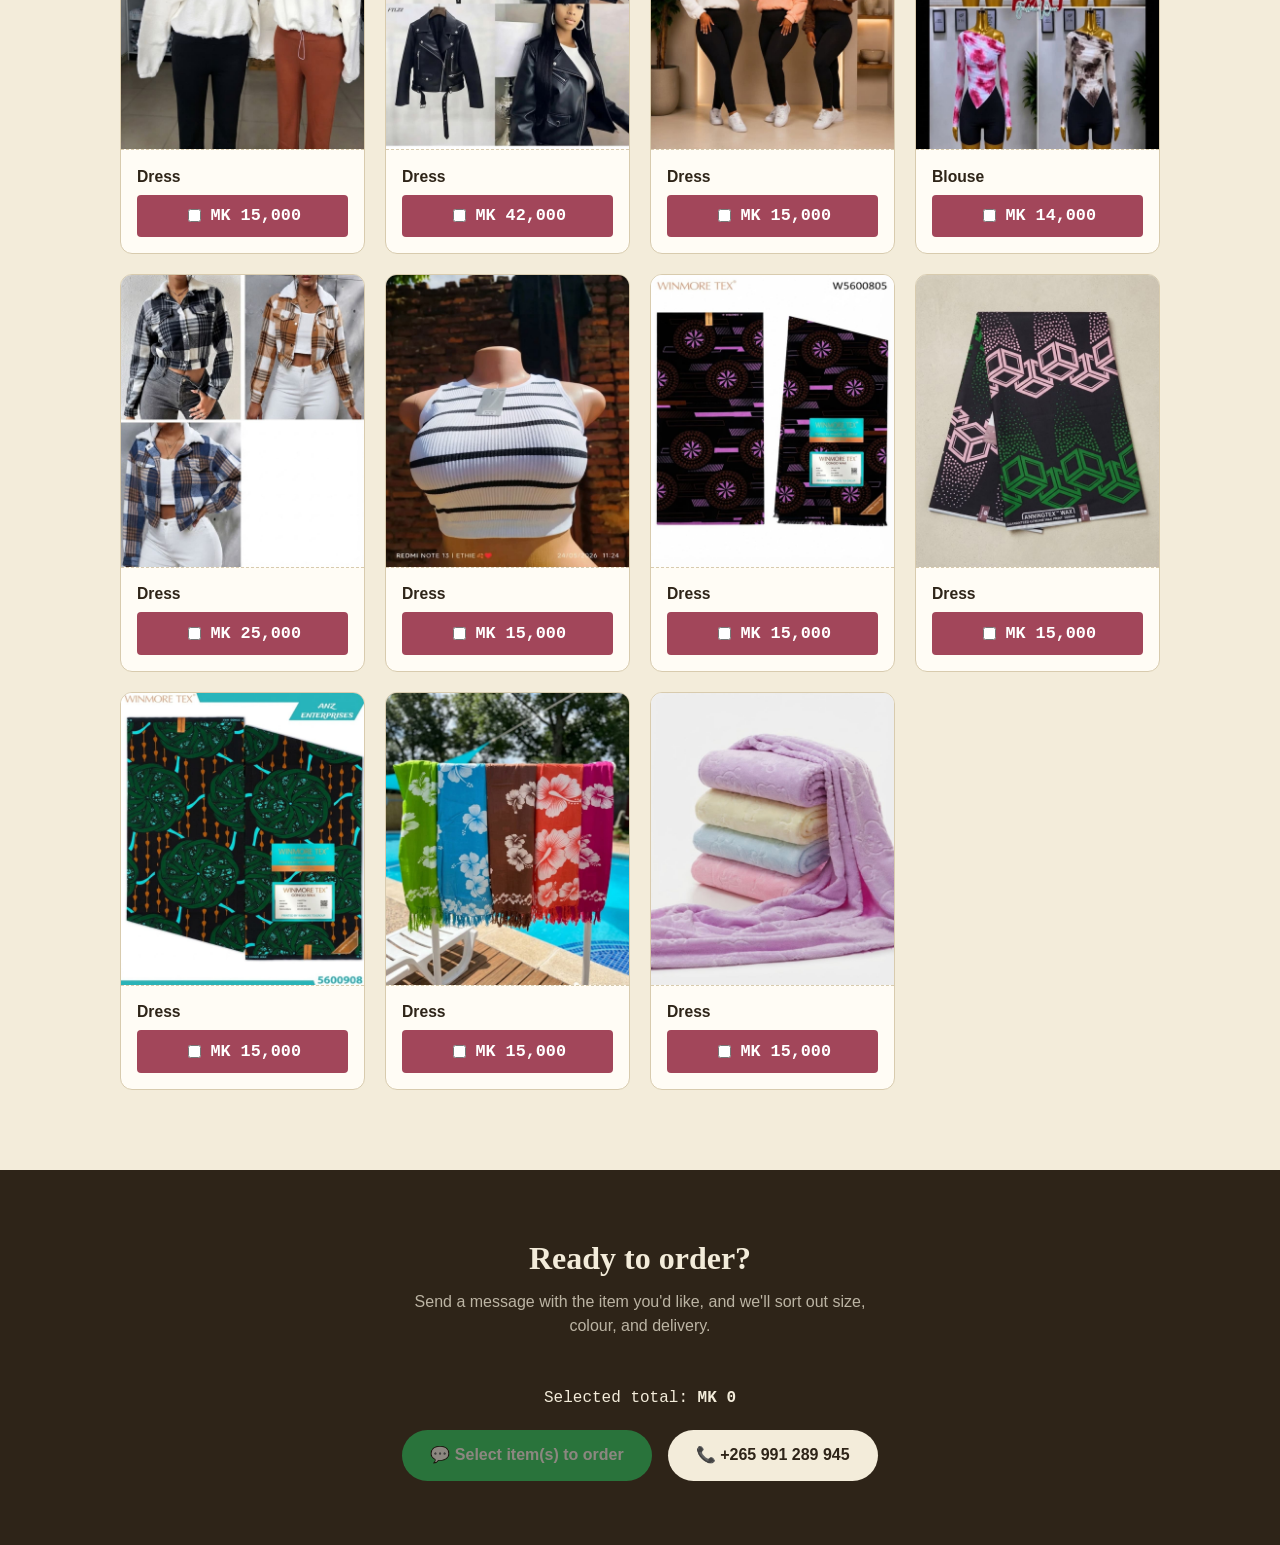
<file: women stuff/women clothes.html>
<!DOCTYPE html>
<html lang="en">
<head>
  <meta charset="UTF-8">
  <meta name="viewport" content="width=device-width, initial-scale=1">
  <link rel="stylesheet" href="../reen.css">
  <link rel="icon" href="../favicon.png">
  <title>WOMEN CLOTHES SECTION</title>
</head>
<body>
  <div id="page-loader" class="page-loader" aria-hidden="true">
    <span class="page-loader__mark">REEN C. FASHION</span>
    <div class="page-loader__spinner"></div>
  </div>

  <header class="cover" id="section-name">👗 Women Clothes Section</header>
  <main>
    <section class="page" data-cat="women" id="women">
    
    <div class="grid">
      <article class="card">
        <div class="card__photo has-image"><img src="../pictures/WOMEN/1f1a5334-38b6-4982-b69e-705bda96a67f.jpg"></div>
        <div class="card__body">
          <h3 class="card__name">Dress</h3>
          <div class="checkbox_price">
            <input type="checkbox" class="item_checkbox" data-name="Dress (item 8)" data-price="24000" data-img="../pictures/WOMEN/1f1a5334-38b6-4982-b69e-705bda96a67f.jpg">
            <p class="card__price">MK 24,000</p>
          </div>
        </div>
      </article>
      <article class="card">
        <div class="card__photo has-image"><img src="../pictures/WOMEN/7a1c99a0-1cb1-473d-a1e3-ba093d712fff.jpg"></div>
        <div class="card__body">
          <h3 class="card__name">Dress</h3>
          <div class="checkbox_price">
            <input type="checkbox" class="item_checkbox" data-name="Dress (item 8)" data-price="24000" data-img="../pictures/WOMEN/7a1c99a0-1cb1-473d-a1e3-ba093d712fff.jpg">
            <p class="card__price">MK 24,000</p>
          </div>
        </div>
      </article>
      <article class="card">
        <div class="card__photo has-image"><img src="../pictures/WOMEN/9ab292cc-15ac-418e-9b37-066ccf850426.jpg"></div>
        <div class="card__body">
          <h3 class="card__name">Dress</h3>
          <div class="checkbox_price">
            <input type="checkbox" class="item_checkbox" data-name="Dress (item 8)" data-price="24000" data-img="../pictures/WOMEN/9ab292cc-15ac-418e-9b37-066ccf850426.jpg">
            <p class="card__price">MK 24,000</p>
          </div>
        </div>
      </article>
      <article class="card">
        <div class="card__photo has-image"><img src="../pictures/WOMEN/d6e54daf-ab7b-4fa4-af47-c3ec9f5e9652.jpg"></div>
        <div class="card__body">
          <h3 class="card__name">Dress</h3>
          <div class="checkbox_price">
            <input type="checkbox" class="item_checkbox" data-name="Dress (item 8)" data-price="24000" data-img="../pictures/WOMEN/d6e54daf-ab7b-4fa4-af47-c3ec9f5e9652.jpg">
            <p class="card__price">MK 24,000</p>
          </div>
        </div>
      </article>
      <article class="card">
        <div class="card__photo has-image"><img src="../pictures/WOMEN/957fe7c2-a767-46bd-89e4-b5ccd4efb5b4.jpg"></div>
        <div class="card__body">
          <h3 class="card__name">Dress</h3>
          <div class="checkbox_price">
            <input type="checkbox" class="item_checkbox" data-name="Dress (item 8)" data-price="25000" data-img="../pictures/WOMEN/957fe7c2-a767-46bd-89e4-b5ccd4efb5b4.jpg">
            <p class="card__price">MK 25,000</p>
          </div>
        </div>
      </article>
       <article class="card">
        <div class="card__photo has-image"><img src="../pictures/WOMEN/DRESSES 1.jpg"></div>
        <div class="card__body">
          <h3 class="card__name">Dress</h3>
          <div class="checkbox_price">
            <input type="checkbox" class="item_checkbox" data-name="Dress (item 2)" data-price="25000" data-img="../pictures/WOMEN/DRESSES 1.jpg">
            <p class="card__price">MK 25,000</p>
          </div>
        </div>
      </article>
      <article class="card">
        <div class="card__photo has-image"><img src="../pictures/WOMEN/3c06c83e-44b2-4ffa-9c96-2bf09640f27e.jpg"></div>
        <div class="card__body">
          <h3 class="card__name">Dress</h3>
          <div class="checkbox_price">
            <input type="checkbox" class="item_checkbox" data-name="Dress (item 8)" data-price="25000" data-img="../pictures/WOMEN/3c06c83e-44b2-4ffa-9c96-2bf09640f27e.jpg">
            <p class="card__price">MK 25,000</p>
          </div>
        </div>
      </article>
       <article class="card">
        <div class="card__photo has-image"><img src="../pictures/WOMEN/DRESSES 2.jpg"></div>
        <div class="card__body">
          <h3 class="card__name">Dress</h3>
          <div class="checkbox_price">
            <input type="checkbox" class="item_checkbox" data-name="Dress (item 3)" data-price="15000" data-img="../pictures/WOMEN/DRESSES 2.jpg">
            <p class="card__price">MK 15,000</p>
          </div>
        </div>
      </article>
      <article class="card">
        <div class="card__photo has-image"><img src="../pictures/WOMEN/0f48d6b8-190d-49f8-8666-487f99e0b7c9.jpg"></div>
        <div class="card__body">
          <h3 class="card__name">Dress</h3>
          <div class="checkbox_price">
            <input type="checkbox" class="item_checkbox" data-name="Dress (item 8)" data-price="25000" data-img="../pictures/WOMEN/0f48d6b8-190d-49f8-8666-487f99e0b7c9.jpg">
            <p class="card__price">MK 25,000</p>
          </div>
        </div>
      </article>
      <article class="card">
        <div class="card__photo has-image"><img src="../pictures/WOMEN/6c76b2e8-f6e4-4492-9e1e-8b615f6cd41c.jpg"></div>
        <div class="card__body">
          <h3 class="card__name">Dress</h3>
          <div class="checkbox_price">
            <input type="checkbox" class="item_checkbox" data-name="Dress (item 8)" data-price="15000" data-img="../pictures/WOMEN/6c76b2e8-f6e4-4492-9e1e-8b615f6cd41c.jpg">
            <p class="card__price">MK 15,000</p>
          </div>
        </div>
      </article>
      <article class="card">
        <div class="card__photo has-image"><img src="../pictures/WOMEN/60ee0367-0758-4ec7-8c3b-17fe461b6577.jpg"></div>
        <div class="card__body">
          <h3 class="card__name">Dress</h3>
          <div class="checkbox_price">
            <input type="checkbox" class="item_checkbox" data-name="Dress (item 8)" data-price="25000" data-img="../pictures/WOMEN/60ee0367-0758-4ec7-8c3b-17fe461b6577.jpg">
            <p class="card__price">MK 25,000</p>
          </div>
        </div>
      </article>
      <article class="card">
        <div class="card__photo has-image"><img src="../pictures/WOMEN/7c9a2ca5-4b71-4dcb-9613-62c2aa5f529c.jpg"></div>
        <div class="card__body">
          <h3 class="card__name">Dress</h3>
          <div class="checkbox_price">
            <input type="checkbox" class="item_checkbox" data-name="Dress (item 8)" data-price="26000" data-img="../pictures/WOMEN/7c9a2ca5-4b71-4dcb-9613-62c2aa5f529c.jpg">
            <p class="card__price">MK 26,000</p>
          </div>
        </div>
      </article>
      <article class="card">
        <div class="card__photo has-image"><img src="../pictures/WOMEN/9f8fc8b1-56ee-4312-9f20-c304573aca8a.jpg"></div>
        <div class="card__body">
          <h3 class="card__name">Dress</h3>
          <div class="checkbox_price">
            <input type="checkbox" class="item_checkbox" data-name="Dress (item 4)" data-price="15000" data-img="../pictures/WOMEN/9f8fc8b1-56ee-4312-9f20-c304573aca8a.jpg">
            <p class="card__price">MK 15,000</p>
          </div>
        </div>
      </article>
      <article class="card">
        <div class="card__photo has-image"><img src="../pictures/WOMEN/268ff97a-7add-423b-b312-d6ecb169c0c1.jpg"></div>
        <div class="card__body">
          <h3 class="card__name">Dress</h3>
          <div class="checkbox_price">
            <input type="checkbox" class="item_checkbox" data-name="Dress (item 5)" data-price="15000" data-img="../pictures/WOMEN/268ff97a-7add-423b-b312-d6ecb169c0c1.jpg">
            <p class="card__price">MK 15,000</p>
          </div>
        </div>
      </article>
      <article class="card">
        <div class="card__photo has-image"><img src="../pictures/WOMEN/959d6245-5c4f-40ed-aab0-88eac05c39aa.jpg"></div>
        <div class="card__body">
          <h3 class="card__name">Dress</h3>
          <div class="checkbox_price">
            <input type="checkbox" class="item_checkbox" data-name="Dress (item 6)" data-price="15000" data-img="../pictures/WOMEN/959d6245-5c4f-40ed-aab0-88eac05c39aa.jpg">
            <p class="card__price">MK 15,000</p>
          </div>
        </div>
      </article>
      <article class="card">
        <div class="card__photo has-image"><img src="../pictures/WOMEN/3906ca0b-75db-4e95-acf3-4caaa0a4b620.jpg"></div>
        <div class="card__body">
          <h3 class="card__name">Dress</h3>
          <div class="checkbox_price">
            <input type="checkbox" class="item_checkbox" data-name="Dress" data-price="54000" data-img="../pictures/WOMEN/3906ca0b-75db-4e95-acf3-4caaa0a4b620.jpg">
            <p class="card__price">MK 15,000</p>
          </div>
        </div>
      </article>
      <article class="card">
        <div class="card__photo has-image"><img src="../pictures/WOMEN/41bda115-c1aa-4fa0-848b-25387a3d465b.jpg"></div>
        <div class="card__body">
          <h3 class="card__name">Dress</h3>
          <div class="checkbox_price">
            <input type="checkbox" class="item_checkbox" data-name="Dress (item 6)" data-price="15000" data-img="../pictures/WOMEN/41bda115-c1aa-4fa0-848b-25387a3d465b.jpg">
            <p class="card__price">MK 15,000</p>
          </div>
        </div>
      </article>
      <article class="card">
        <div class="card__photo has-image"><img src="../pictures/WOMEN/DRESSES.jpg"></div>
        <div class="card__body">
          <h3 class="card__name">Dress</h3>
          <div class="checkbox_price">
            <input type="checkbox" class="item_checkbox" data-name="Dress" data-price="25000" data-img="../pictures/WOMEN/DRESSES.jpg">
            <p class="card__price">MK 25,000</p>
          </div>
        </div>
      </article>
      <article class="card">
        <div class="card__photo has-image"><img src="../pictures/WOMEN/b0d2aad8-4a53-48e3-87a8-ac4b470549dd.png"></div>
        <div class="card__body">
          <h3 class="card__name">Dress</h3>
          <div class="checkbox_price">
            <input type="checkbox" class="item_checkbox" data-name="Dress (item 6)" data-price="15000" data-img="../pictures/WOMEN/b0d2aad8-4a53-48e3-87a8-ac4b470549dd.png">
            <p class="card__price">MK 15,000</p>
          </div>
        </div>
      </article>
      <article class="card">
        <div class="card__photo has-image"><img src="../pictures/WOMEN/da2c8f2b-be6b-4140-944a-3bdbba1a3c1a.jpg"></div>
        <div class="card__body">
          <h3 class="card__name">Dress</h3>
          <div class="checkbox_price">
            <input type="checkbox" class="item_checkbox" data-name="Dress (item 8)" data-price="15000" data-img="../pictures/WOMEN/da2c8f2b-be6b-4140-944a-3bdbba1a3c1a.jpg">
            <p class="card__price">MK 15,000</p>
          </div>
        </div>
      </article>
      <article class="card">
        <div class="card__photo has-image"><img src="../pictures/WOMEN/00faed03-420b-487b-b51c-e58e6ee75e1a.jpg"></div>
        <div class="card__body">
          <h3 class="card__name">Dress</h3>
          <div class="checkbox_price">
            <input type="checkbox" class="item_checkbox" data-name="Dress (item 8)" data-price="15000" data-img="../pictures/WOMEN/00faed03-420b-487b-b51c-e58e6ee75e1a.jpg">
            <p class="card__price">MK 15,000</p>
          </div>
        </div>
      </article>
      <article class="card">
        <div class="card__photo has-image"><img src="../pictures/WOMEN/f92d0bdc-7e6a-456b-af27-a66e85193e2e.jpg"></div>
        <div class="card__body">
          <h3 class="card__name">Dress</h3>
          <div class="checkbox_price">
            <input type="checkbox" class="item_checkbox" data-name="Dress (item 8)" data-price="15000" data-img="../pictures/WOMEN/f92d0bdc-7e6a-456b-af27-a66e85193e2e.jpg">
            <p class="card__price">MK 15,000</p>
          </div>
        </div>
      </article>
      <article class="card">
        <div class="card__photo has-image"><img src="../pictures/WOMEN/1545b367-e124-4801-96c4-8395b1175ff2.jpg"></div>
        <div class="card__body">
          <h3 class="card__name">Dress</h3>
          <div class="checkbox_price">
            <input type="checkbox" class="item_checkbox" data-name="Dress (item 7)" data-price="15000" data-img="../pictures/WOMEN/1545b367-e124-4801-96c4-8395b1175ff2.jpg">
            <p class="card__price">MK 15,000</p>
          </div>
        </div>
      </article>
      <article class="card">
        <div class="card__photo has-image"><img src="../pictures/WOMEN/9dde5fe1-f1c8-40c2-908d-2f6d46648d66.jpg"></div>
        <div class="card__body">
          <h3 class="card__name">Dress</h3>
          <div class="checkbox_price">
            <input type="checkbox" class="item_checkbox" data-name="Dress (item 8)" data-price="15000" data-img="../pictures/WOMEN//9dde5fe1-f1c8-40c2-908d-2f6d46648d66.jpg">
            <p class="card__price">MK 15,000</p>
          </div>
        </div>
      </article>
      <article class="card">
        <div class="card__photo has-image"><img src="../pictures/WOMEN/25e239b4-bfa5-4fcc-909b-26db0cfe49c2.jpg"></div>
        <div class="card__body">
          <h3 class="card__name">Dress</h3>
          <div class="checkbox_price">
            <input type="checkbox" class="item_checkbox" data-name="Dress (item 8)" data-price="15000" data-img="../pictures/WOMEN/25e239b4-bfa5-4fcc-909b-26db0cfe49c2.jpg">
            <p class="card__price">MK 15,000</p>
          </div>
        </div>
      </article>
      <article class="card">
        <div class="card__photo has-image"><img src="../pictures/WOMEN/aaabec8e-fecb-4a59-9e04-060871f31c0e.jpg"></div>
        <div class="card__body">
          <h3 class="card__name">Dress</h3>
          <div class="checkbox_price">
            <input type="checkbox" class="item_checkbox" data-name="Dress (item 8)" data-price="15000" data-img="../pictures/WOMEN/aaabec8e-fecb-4a59-9e04-060871f31c0e.jpg">
            <p class="card__price">MK 15,000</p>
          </div>
        </div>
      </article>
      <article class="card">
        <div class="card__photo has-image"><img src="../pictures/WOMEN/caa689ce-e80b-45aa-b9b6-5e5dc0caa876.jpg"></div>
        <div class="card__body">
          <h3 class="card__name">Dress</h3>
          <div class="checkbox_price">
            <input type="checkbox" class="item_checkbox" data-name="Dress (item 6)" data-price="15000" data-img="../pictures/WOMEN/caa689ce-e80b-45aa-b9b6-5e5dc0caa876.jpg">
            <p class="card__price">MK 15,000</p>
          </div>
        </div>
      </article>
      <article class="card">
        <div class="card__photo has-image"><img src="../pictures/WOMEN/c216a864-61a2-4f30-8328-97b30e55d5e4.jpg"></div>
        <div class="card__body">
          <h3 class="card__name">Dress</h3>
          <div class="checkbox_price">
            <input type="checkbox" class="item_checkbox" data-name="Dress (item 8)" data-price="15000" data-img="../pictures/WOMEN/c216a864-61a2-4f30-8328-97b30e55d5e4.jpg">
            <p class="card__price">MK 15,000</p>
          </div>
        </div>
      </article>
      <article class="card">
        <div class="card__photo has-image"><img src="../pictures/WOMEN/6e8c672a-adda-451c-bd05-472ffb837692.jpg"></div>
        <div class="card__body">
          <h3 class="card__name">Dress</h3>
          <div class="checkbox_price">
            <input type="checkbox" class="item_checkbox" data-name="Dress (item 8)" data-price="15000" data-img="../pictures/WOMEN/6e8c672a-adda-451c-bd05-472ffb837692.jpg">
            <p class="card__price">MK 15,000</p>
          </div>
        </div>
      </article>
      <article class="card">
        <div class="card__photo has-image"><img src="../pictures/WOMEN/439bf007-c720-495e-98ad-088a5f3d6439.jpg"></div>
        <div class="card__body">
          <h3 class="card__name">Dress</h3>
          <div class="checkbox_price">
            <input type="checkbox" class="item_checkbox" data-name="Dress (item 8)" data-price="15000" data-img="../pictures/WOMEN/439bf007-c720-495e-98ad-088a5f3d6439.jpg">
            <p class="card__price">MK 15,000</p>
          </div>
        </div>
      </article>
      <article class="card">
        <div class="card__photo has-image"><img src="../pictures/WOMEN/7aa09d61-1716-4d86-9475-8b452a6bf700.jpg"></div>
        <div class="card__body">
          <h3 class="card__name">Dress</h3>
          <div class="checkbox_price">
            <input type="checkbox" class="item_checkbox" data-name="Dress (item 8)" data-price="25000" data-img="../pictures/WOMEN/7aa09d61-1716-4d86-9475-8b452a6bf700.jpg">
            <p class="card__price">MK 25,000</p>
          </div>
        </div>
      </article>
      <article class="card">
        <div class="card__photo has-image"><img src="../pictures/WOMEN/7ded512c-5565-44d7-a4fb-a84d9b8ed476.jpg"></div>
        <div class="card__body">
          <h3 class="card__name">Dress</h3>
          <div class="checkbox_price">
            <input type="checkbox" class="item_checkbox" data-name="Dress (item 8)" data-price="25000" data-img="../pictures/WOMEN/7ded512c-5565-44d7-a4fb-a84d9b8ed476.jpg">
            <p class="card__price">MK 25,000</p>
          </div>
        </div>
      </article>
      <article class="card">
        <div class="card__photo has-image"><img src="../pictures/WOMEN/88731662-ab18-4f9e-b964-4dde70bbb5d1.jpg"></div>
        <div class="card__body">
          <h3 class="card__name">Dress</h3>
          <div class="checkbox_price">
            <input type="checkbox" class="item_checkbox" data-name="Dress (item 8)" data-price="16000" data-img="../pictures/WOMEN/88731662-ab18-4f9e-b964-4dde70bbb5d1.jpg">
            <p class="card__price">MK 16,000</p>
          </div>
        </div>
      </article>
      <article class="card">
        <div class="card__photo has-image"><img src="../pictures/WOMEN/d42062a0-5b37-475c-98ad-a4140d8f25b2.jpg"></div>
        <div class="card__body">
          <h3 class="card__name">Dress</h3>
          <div class="checkbox_price">
            <input type="checkbox" class="item_checkbox" data-name="Dress (item 8)" data-price="15000" data-img="../pictures/WOMEN/d42062a0-5b37-475c-98ad-a4140d8f25b2.jpg">
            <p class="card__price">MK 15,000</p>
          </div>
        </div>
      </article>
      <article class="card">
        <div class="card__photo has-image"><img src="../pictures/WOMEN/2562ecc6-636d-4f9f-af30-7a45c459a617.jpg"></div>
        <div class="card__body">
          <h3 class="card__name">Dress</h3>
          <div class="checkbox_price">
            <input type="checkbox" class="item_checkbox" data-name="Dress (item 8)" data-price="15000" data-img="../pictures/WOMEN/2562ecc6-636d-4f9f-af30-7a45c459a617.jpg">
            <p class="card__price">MK 15,000</p>
          </div>
        </div>
      </article>
      <article class="card">
        <div class="card__photo has-image"><img src="../pictures/WOMEN/b581e646-fb34-4f0a-9623-20797fb376a7.jpg"></div>
        <div class="card__body">
          <h3 class="card__name">Dress</h3>
          <div class="checkbox_price">
            <input type="checkbox" class="item_checkbox" data-name="Dress (item 8)" data-price="15000" data-img="../pictures/WOMEN/b581e646-fb34-4f0a-9623-20797fb376a7.jpg">
            <p class="card__price">MK 15,000</p>
          </div>
        </div>
      </article>
      <article class="card">
        <div class="card__photo has-image"><img src="../pictures/WOMEN/f7e494f3-3335-4a81-8bb3-2e11e4cd3bc1.jpg"></div>
        <div class="card__body">
          <h3 class="card__name">Dress</h3>
          <div class="checkbox_price">
            <input type="checkbox" class="item_checkbox" data-name="Dress (item 8)" data-price="16000" data-img="../pictures/WOMEN/f7e494f3-3335-4a81-8bb3-2e11e4cd3bc1.jpg">
            <p class="card__price">MK 16,000</p>
          </div>
        </div>
      </article>
      <article class="card">
        <div class="card__photo has-image"><img src="../pictures/WOMEN/54aacc5d-0928-4859-95e0-826e4ee4c18a.jpg"></div>
        <div class="card__body">
          <h3 class="card__name">Dress</h3>
          <div class="checkbox_price">
            <input type="checkbox" class="item_checkbox" data-name="Dress (item 8)" data-price="22000" data-img="../pictures/WOMEN/54aacc5d-0928-4859-95e0-826e4ee4c18a.jpg">
            <p class="card__price">MK 22,000</p>
          </div>
        </div>
      </article>
      <article class="card">
        <div class="card__photo has-image"><img src="../pictures/WOMEN/3e2d4fe6-979d-42d7-9f3c-d2b3c81f58bd.png"></div>
        <div class="card__body">
          <h3 class="card__name">Dress</h3>
          <div class="checkbox_price">
            <input type="checkbox" class="item_checkbox" data-name="Dress (item 8)" data-price="22000" data-img="../pictures/WOMEN/3e2d4fe6-979d-42d7-9f3c-d2b3c81f58bd.png">
            <p class="card__price">MK 22,000</p>
          </div>
        </div>
      </article>
      <article class="card">
        <div class="card__photo has-image"><img src="../pictures/WOMEN/e9ec39fa-2730-4298-95fa-515398f8eaf1.jpg"></div>
        <div class="card__body">
          <h3 class="card__name">Dress</h3>
          <div class="checkbox_price">
            <input type="checkbox" class="item_checkbox" data-name="Dress (item 8)" data-price="24000" data-img="../pictures/WOMEN/e9ec39fa-2730-4298-95fa-515398f8eaf1.jpg">
            <p class="card__price">MK 24,000</p>
          </div>
        </div>
      </article>
      <article class="card">
        <div class="card__photo has-image"><img src="../pictures/WOMEN/4df96e64-4507-45bc-b544-47f2cba0bd59.jpg"></div>
        <div class="card__body">
          <h3 class="card__name">Dress</h3>
          <div class="checkbox_price">
            <input type="checkbox" class="item_checkbox" data-name="Dress (item 8)" data-price="15000" data-img="../pictures/WOMEN/4df96e64-4507-45bc-b544-47f2cba0bd59.jpg">
            <p class="card__price">MK 15,000</p>
          </div>
        </div>
      </article>
      <article class="card">
        <div class="card__photo has-image"><img src="../pictures/WOMEN/5f8177a2-a0d3-42f9-9d1b-234361eba51d.jpg"></div>
        <div class="card__body">
          <h3 class="card__name">Dress</h3>
          <div class="checkbox_price">
            <input type="checkbox" class="item_checkbox" data-name="Dress (item 8)" data-price="15000" data-img="../pictures/WOMEN/5f8177a2-a0d3-42f9-9d1b-234361eba51d.jpg">
            <p class="card__price">MK 15,000</p>
          </div>
        </div>
      </article>
      <article class="card">
        <div class="card__photo has-image"><img src="../pictures/WOMEN/b32ba6da-db53-48b7-8663-ecb845e11ad5.jpg"></div>
        <div class="card__body">
          <h3 class="card__name">Dress</h3>
          <div class="checkbox_price">
            <input type="checkbox" class="item_checkbox" data-name="Dress (item 8)" data-price="15000" data-img="../pictures/WOMEN/b32ba6da-db53-48b7-8663-ecb845e11ad5.jpg">
            <p class="card__price">MK 15,000</p>
          </div>
        </div>
      </article>
      <article class="card">
        <div class="card__photo has-image"><img src="../pictures/WOMEN/deb172d0-e13c-46f2-9eba-75b26cbd7109.jpg"></div>
        <div class="card__body">
          <h3 class="card__name">Dress</h3>
          <div class="checkbox_price">
            <input type="checkbox" class="item_checkbox" data-name="Dress (item 8)" data-price="15000" data-img="../pictures/WOMEN/deb172d0-e13c-46f2-9eba-75b26cbd7109.jpg">
            <p class="card__price">MK 15,000</p>
          </div>
        </div>
      </article>
      <article class="card">
        <div class="card__photo has-image"><img src="../pictures/WOMEN/8b74e781-cebb-44e0-9744-469b201f37c0.jpg"></div>
        <div class="card__body">
          <h3 class="card__name">Dress</h3>
          <div class="checkbox_price">
            <input type="checkbox" class="item_checkbox" data-name="Dress (item 8)" data-price="15000" data-img="../pictures/WOMEN/8b74e781-cebb-44e0-9744-469b201f37c0.jpg">
            <p class="card__price">MK 15,000</p>
          </div>
        </div>
      </article>
      <article class="card">
        <div class="card__photo has-image"><img src="../pictures/WOMEN/00beb500-7c0f-447e-b55d-2943e315172b.jpg"></div>
        <div class="card__body">
          <h3 class="card__name">Dress</h3>
          <div class="checkbox_price">
            <input type="checkbox" class="item_checkbox" data-name="Dress (item 8)" data-price="15000" data-img="../pictures/WOMEN/00beb500-7c0f-447e-b55d-2943e315172b.jpg">
            <p class="card__price">MK 15,000</p>
          </div>
        </div>
      </article>
      <article class="card">
        <div class="card__photo has-image"><img src="../pictures/WOMEN/2bab1e43-a6a6-4cf6-bf4b-5a51fce20e10.jpg"></div>
        <div class="card__body">
          <h3 class="card__name">Dress</h3>
          <div class="checkbox_price">
            <input type="checkbox" class="item_checkbox" data-name="Dress (item 8)" data-price="15000" data-img="../pictures/WOMEN/2bab1e43-a6a6-4cf6-bf4b-5a51fce20e10.jpg">
            <p class="card__price">MK 15,000</p>
          </div>
        </div>
      </article>
      <article class="card">
        <div class="card__photo has-image"><img src="../pictures/WOMEN/5dd7e992-0712-4233-9a47-925941edc243.jpg"></div>
        <div class="card__body">
          <h3 class="card__name">Dress</h3>
          <div class="checkbox_price">
            <input type="checkbox" class="item_checkbox" data-name="Dress (item 8)" data-price="15000" data-img="../pictures/WOMEN/5dd7e992-0712-4233-9a47-925941edc243.jpg">
            <p class="card__price">MK 15,000</p>
          </div>
        </div>
      </article>
      <article class="card">
        <div class="card__photo has-image"><img src="../pictures/WOMEN/402e9421-a495-4edc-8811-542c2f18795a.jpg"></div>
        <div class="card__body">
          <h3 class="card__name">Dress</h3>
          <div class="checkbox_price">
            <input type="checkbox" class="item_checkbox" data-name="Dress (item 8)" data-price="15000" data-img="../pictures/WOMEN/402e9421-a495-4edc-8811-542c2f18795a.jpg">
            <p class="card__price">MK 15,000</p>
          </div>
        </div>
      </article>
      <article class="card">
        <div class="card__photo has-image"><img src="../pictures/WOMEN/1fd62d59-bcdd-4518-b192-0becea5adeac.png"></div>
        <div class="card__body">
          <h3 class="card__name">Dress</h3>
          <div class="checkbox_price">
            <input type="checkbox" class="item_checkbox" data-name="Dress (item 8)" data-price="15000" data-img="../pictures/WOMEN/1fd62d59-bcdd-4518-b192-0becea5adeac.png">
            <p class="card__price">MK 15,000</p>
          </div>
        </div>
      </article>
      <article class="card">
        <div class="card__photo has-image"><img src="../pictures/WOMEN/5cf62668-962d-4612-8d49-665083655af4.png"></div>
        <div class="card__body">
          <h3 class="card__name">Dress</h3>
          <div class="checkbox_price">
            <input type="checkbox" class="item_checkbox" data-name="Dress (item 8)" data-price="15000" data-img="../pictures/WOMEN/5cf62668-962d-4612-8d49-665083655af4.png">
            <p class="card__price">MK 15,000</p>
          </div>
        </div>
      </article>
      <article class="card">
        <div class="card__photo has-image"><img src="../pictures/WOMEN/7f452ad8-fd5e-4bd5-afea-75bb45086421.png"></div>
        <div class="card__body">
          <h3 class="card__name">Dress</h3>
          <div class="checkbox_price">
            <input type="checkbox" class="item_checkbox" data-name="Dress (item 8)" data-price="15000" data-img="../pictures/WOMEN/7f452ad8-fd5e-4bd5-afea-75bb45086421.png">
            <p class="card__price">MK 15,000</p>
          </div>
        </div>
      </article>
      <article class="card">
        <div class="card__photo has-image"><img src="../pictures/WOMEN/7fa650d3-d356-4394-93be-95016c3d4b88.jpg"></div>
        <div class="card__body">
          <h3 class="card__name">Dress</h3>
          <div class="checkbox_price">
            <input type="checkbox" class="item_checkbox" data-name="Dress (item 8)" data-price="15000" data-img="../pictures/WOMEN/7fa650d3-d356-4394-93be-95016c3d4b88.jpg">
            <p class="card__price">MK 15,000</p>
          </div>
        </div>
      </article>
      <article class="card">
        <div class="card__photo has-image"><img src="../pictures/WOMEN/25ab454c-a348-43dc-91ad-8bcafe747269.jpg"></div>
        <div class="card__body">
          <h3 class="card__name">Dress</h3>
          <div class="checkbox_price">
            <input type="checkbox" class="item_checkbox" data-name="Dress (item 8)" data-price="15000" data-img="../pictures/WOMEN/25ab454c-a348-43dc-91ad-8bcafe747269.jpg">
            <p class="card__price">MK 15,000</p>
          </div>
        </div>
      </article>
      <article class="card">
        <div class="card__photo has-image"><img src="../pictures/WOMEN/52dc8266-a19b-46db-95ab-8ee187dc55ea.jpg"></div>
        <div class="card__body">
          <h3 class="card__name">Dress</h3>
          <div class="checkbox_price">
            <input type="checkbox" class="item_checkbox" data-name="Dress (item 8)" data-price="15000" data-img="../pictures/WOMEN/52dc8266-a19b-46db-95ab-8ee187dc55ea.jpg">
            <p class="card__price">MK 15,000</p>
          </div>
        </div>
      </article>
      <article class="card">
        <div class="card__photo has-image"><img src="../pictures/WOMEN/59a51469-07a3-4042-a55d-2cc4ef0b6ca0.jpg"></div>
        <div class="card__body">
          <h3 class="card__name">Dress</h3>
          <div class="checkbox_price">
            <input type="checkbox" class="item_checkbox" data-name="Dress (item 8)" data-price="15000" data-img="../pictures/WOMEN/59a51469-07a3-4042-a55d-2cc4ef0b6ca0.jpg">
            <p class="card__price">MK 15,000</p>
          </div>
        </div>
      </article>
      <article class="card">
        <div class="card__photo has-image"><img src="../pictures/WOMEN/334f7acd-66d0-4f95-b0ba-f53362a8cec7.jpg"></div>
        <div class="card__body">
          <h3 class="card__name">Dress</h3>
          <div class="checkbox_price">
            <input type="checkbox" class="item_checkbox" data-name="Dress (item 8)" data-price="15000" data-img="../pictures/WOMEN/334f7acd-66d0-4f95-b0ba-f53362a8cec7.jpg">
            <p class="card__price">MK 15,000</p>
          </div>
        </div>
      </article>
      <article class="card">
        <div class="card__photo has-image"><img src="../pictures/WOMEN/73889a6d-7553-4a19-a83d-3f59f7c6eb20.jpg"></div>
        <div class="card__body">
          <h3 class="card__name">Dress</h3>
          <div class="checkbox_price">
            <input type="checkbox" class="item_checkbox" data-name="Dress (item 8)" data-price="15000" data-img="../pictures/WOMEN/73889a6d-7553-4a19-a83d-3f59f7c6eb20.jpg">
            <p class="card__price">MK 15,000</p>
          </div>
        </div>
      </article>
      <article class="card">
        <div class="card__photo has-image"><img src="../pictures/WOMEN/29141418-34b3-4034-88eb-27307e296510.png"></div>
        <div class="card__body">
          <h3 class="card__name">Dress</h3>
          <div class="checkbox_price">
            <input type="checkbox" class="item_checkbox" data-name="Dress (item 8)" data-price="15000" data-img="../pictures/WOMEN/29141418-34b3-4034-88eb-27307e296510.png">
            <p class="card__price">MK 15,000</p>
          </div>
        </div>
      </article>
      <article class="card">
        <div class="card__photo has-image"><img src="../pictures/WOMEN/a4829f6d-59fb-43f9-8452-e88d30d07b02.png"></div>
        <div class="card__body">
          <h3 class="card__name">Dress</h3>
          <div class="checkbox_price">
            <input type="checkbox" class="item_checkbox" data-name="Dress (item 8)" data-price="15000" data-img="../pictures/WOMEN/a4829f6d-59fb-43f9-8452-e88d30d07b02.png">
            <p class="card__price">MK 15,000</p>
          </div>
        </div>
      </article>
      <article class="card">
        <div class="card__photo has-image"><img src="../pictures/WOMEN/b5dbacfe-1387-400c-aa8c-2f41c0bd4442.png"></div>
        <div class="card__body">
          <h3 class="card__name">Dress</h3>
          <div class="checkbox_price">
            <input type="checkbox" class="item_checkbox" data-name="Dress (item 8)" data-price="15000" data-img="../pictures/WOMEN/b5dbacfe-1387-400c-aa8c-2f41c0bd4442.png">
            <p class="card__price">MK 15,000</p>
          </div>
        </div>
      </article>
      <article class="card">
        <div class="card__photo has-image"><img src="../pictures/WOMEN/fcef1f98-64ca-4ad0-b06a-a8ce832a6b6f.png"></div>
        <div class="card__body">
          <h3 class="card__name">Dress</h3>
          <div class="checkbox_price">
            <input type="checkbox" class="item_checkbox" data-name="Dress (item 8)" data-price="15000" data-img="../pictures/WOMEN/fcef1f98-64ca-4ad0-b06a-a8ce832a6b6f.png">
            <p class="card__price">MK 15,000</p>
          </div>
        </div>
      </article>
      <article class="card">
        <div class="card__photo has-image"><img src="../pictures/WOMEN/1b0c63d8-f57c-4bf0-a988-d829de4d77a3.jpg"></div>
        <div class="card__body">
          <h3 class="card__name">Dress</h3>
          <div class="checkbox_price">
            <input type="checkbox" class="item_checkbox" data-name="Dress (item 8)" data-price="15000" data-img="../pictures/WOMEN/1b0c63d8-f57c-4bf0-a988-d829de4d77a3.jpg">
            <p class="card__price">MK 15,000</p>
          </div>
        </div>
      </article>
      <article class="card">
        <div class="card__photo has-image"><img src="../pictures/WOMEN/47831937-31f9-47f8-8438-7f032d2dfb5a.jpg"></div>
        <div class="card__body">
          <h3 class="card__name">Dress</h3>
          <div class="checkbox_price">
            <input type="checkbox" class="item_checkbox" data-name="Dress (item 8)" data-price="18500" data-img="../pictures/WOMEN/47831937-31f9-47f8-8438-7f032d2dfb5a.jpg">
            <p class="card__price">MK 18,500</p>
          </div>
        </div>
      </article>
      <article class="card">
        <div class="card__photo has-image"><img src="../pictures/WOMEN/c3c477e5-0f54-4f3f-b8fc-5bd20b603ef2.jpg"></div>
        <div class="card__body">
          <h3 class="card__name">Dress</h3>
          <div class="checkbox_price">
            <input type="checkbox" class="item_checkbox" data-name="Dress (item 8)" data-price="15000" data-img="../pictures/WOMEN/c3c477e5-0f54-4f3f-b8fc-5bd20b603ef2.jpg">
            <p class="card__price">MK 15,000</p>
          </div>
        </div>
      </article>
      <article class="card">
        <div class="card__photo has-image"><img src="../pictures/WOMEN/cd2882f3-d45e-4555-911c-f3f47d73e9bb.jpg"></div>
        <div class="card__body">
          <h3 class="card__name">Dress</h3>
          <div class="checkbox_price">
            <input type="checkbox" class="item_checkbox" data-name="Dress (item 8)" data-price="15000" data-img="../pictures/WOMEN/cd2882f3-d45e-4555-911c-f3f47d73e9bb.jpg">
            <p class="card__price">MK 15,000</p>
          </div>
        </div>
      </article>
      <article class="card">
        <div class="card__photo has-image"><img src="../pictures/WOMEN/d68b9cee-78e7-401e-8b73-ed106492b72f.jpg"></div>
        <div class="card__body">
          <h3 class="card__name">Dress</h3>
          <div class="checkbox_price">
            <input type="checkbox" class="item_checkbox" data-name="Dress (item 8)" data-price="15000" data-img="../pictures/WOMEN/d68b9cee-78e7-401e-8b73-ed106492b72f.jpg">
            <p class="card__price">MK 15,000</p>
          </div>
        </div>
      </article>
      <article class="card">
        <div class="card__photo has-image"><img src="../pictures/WOMEN/e6fa3bfe-40d4-4479-9467-6808aabe5cb5.jpg"></div>
        <div class="card__body">
          <h3 class="card__name">Dress</h3>
          <div class="checkbox_price">
            <input type="checkbox" class="item_checkbox" data-name="Dress (item 8)" data-price="15000" data-img="../pictures/WOMEN/e6fa3bfe-40d4-4479-9467-6808aabe5cb5.jpg">
            <p class="card__price">MK 15,000</p>
          </div>
        </div>
      </article>
      <article class="card">
        <div class="card__photo has-image"><img src="../pictures/WOMEN/e76689e1-0c3f-48dc-89de-c86ccb5e6995.jpg"></div>
        <div class="card__body">
          <h3 class="card__name">Dress</h3>
          <div class="checkbox_price">
            <input type="checkbox" class="item_checkbox" data-name="Dress (item 8)" data-price="14500" data-img="../pictures/WOMEN/e76689e1-0c3f-48dc-89de-c86ccb5e6995.jpg">
            <p class="card__price">MK 14,500</p>
          </div>
        </div>
      </article>
      <article class="card">
        <div class="card__photo has-image"><img src="../pictures/WOMEN/f5b1f334-d1d7-457e-9886-8376ed61c50a.jpg"></div>
        <div class="card__body">
          <h3 class="card__name">Dress</h3>
          <div class="checkbox_price">
            <input type="checkbox" class="item_checkbox" data-name="Dress (item 8)" data-price="19000" data-img="../pictures/WOMEN/f5b1f334-d1d7-457e-9886-8376ed61c50a.jpg">
            <p class="card__price">MK 19,000</p>
          </div>
        </div>
      </article>
      <article class="card">
        <div class="card__photo has-image"><img src="../pictures/WOMEN/fb7165b9-4e7a-428d-ad04-ac0c76fbcdd3.jpg"></div>
        <div class="card__body">
          <h3 class="card__name">Dress</h3>
          <div class="checkbox_price">
            <input type="checkbox" class="item_checkbox" data-name="Dress (item 8)" data-price="15000" data-img="../pictures/WOMEN/fb7165b9-4e7a-428d-ad04-ac0c76fbcdd3.jpg">
            <p class="card__price">MK 15,000</p>
          </div>
        </div>
      </article>
      <article class="card">
        <div class="card__photo has-image"><img src="../pictures/WOMEN/2beef73c-8960-4da0-99b1-f1340709007d.jpg"></div>
        <div class="card__body">
          <h3 class="card__name">Dress</h3>
          <div class="checkbox_price">
            <input type="checkbox" class="item_checkbox" data-name="Dress (item 8)" data-price="15000" data-img="../pictures/WOMEN/2beef73c-8960-4da0-99b1-f1340709007d.jpg">
            <p class="card__price">MK 15,000</p>
          </div>
        </div>
      </article>
      <article class="card">
        <div class="card__photo has-image"><img src="../pictures/WOMEN/04e85aba-d46e-4dc1-a558-2c3a4bf60d39.jpg"></div>
        <div class="card__body">
          <h3 class="card__name">Dress</h3>
          <div class="checkbox_price">
            <input type="checkbox" class="item_checkbox" data-name="Dress (item 8)" data-price="15000" data-img="../pictures/WOMEN/04e85aba-d46e-4dc1-a558-2c3a4bf60d39.jpg">
            <p class="card__price">MK 15,000</p>
          </div>
        </div>
      </article>
      <article class="card">
        <div class="card__photo has-image"><img src="../pictures/WOMEN/09de4ee4-eb0e-470c-ba84-6b5a3ef5936d.jpg"></div>
        <div class="card__body">
          <h3 class="card__name">Dress</h3>
          <div class="checkbox_price">
            <input type="checkbox" class="item_checkbox" data-name="Dress (item 8)" data-price="15000" data-img="../pictures/WOMEN/09de4ee4-eb0e-470c-ba84-6b5a3ef5936d.jpg">
            <p class="card__price">MK 15,000</p>
          </div>
        </div>
      </article>
      <article class="card">
        <div class="card__photo has-image"><img src="../pictures/WOMEN/9bf1b488-0f95-4f9c-bb84-9b6dd959256d.jpg"></div>
        <div class="card__body">
          <h3 class="card__name">Dress</h3>
          <div class="checkbox_price">
            <input type="checkbox" class="item_checkbox" data-name="Dress (item 8)" data-price="15000" data-img="../pictures/WOMEN/9bf1b488-0f95-4f9c-bb84-9b6dd959256d.jpg">
            <p class="card__price">MK 15,000</p>
          </div>
        </div>
      </article>
      <article class="card">
        <div class="card__photo has-image"><img src="../pictures/WOMEN/72d4be92-6e74-4c81-9e76-714f415a5b02.jpg"></div>
        <div class="card__body">
          <h3 class="card__name">Dress</h3>
          <div class="checkbox_price">
            <input type="checkbox" class="item_checkbox" data-name="Dress (item 8)" data-price="15000" data-img="../pictures/WOMEN/72d4be92-6e74-4c81-9e76-714f415a5b02.jpg">
            <p class="card__price">MK 15,000</p>
          </div>
        </div>
      </article>
      <article class="card">
        <div class="card__photo has-image"><img src="../pictures/WOMEN/98a574c8-d691-420c-9c92-113e93701106.jpg"></div>
        <div class="card__body">
          <h3 class="card__name">Dress</h3>
          <div class="checkbox_price">
            <input type="checkbox" class="item_checkbox" data-name="Dress (item 8)" data-price="15000" data-img="../pictures/WOMEN/98a574c8-d691-420c-9c92-113e93701106.jpg">
            <p class="card__price">MK 15,000</p>
          </div>
        </div>
      </article>
      <article class="card">
        <div class="card__photo has-image"><img src="../pictures/WOMEN/186af143-8d7b-46ed-94a1-00222c8c161e.jpg"></div>
        <div class="card__body">
          <h3 class="card__name">Dress</h3>
          <div class="checkbox_price">
            <input type="checkbox" class="item_checkbox" data-name="Dress (item 8)" data-price="15000" data-img="../pictures/WOMEN/186af143-8d7b-46ed-94a1-00222c8c161e.jpg">
            <p class="card__price">MK 15,000</p>
          </div>
        </div>
      </article>
      <article class="card">
        <div class="card__photo has-image"><img src="../pictures/WOMEN/16b63af5-27b8-404c-8cb8-56b026e8a922.jpg"></div>
        <div class="card__body">
          <h3 class="card__name">Dress</h3>
          <div class="checkbox_price">
            <input type="checkbox" class="item_checkbox" data-name="Dress (item 8)" data-price="15000" data-img="../pictures/WOMEN/16b63af5-27b8-404c-8cb8-56b026e8a922.jpg">
            <p class="card__price">MK 15,000</p>
          </div>
        </div>
      </article>
      <article class="card">
        <div class="card__photo has-image"><img src="../pictures/WOMEN/22fbfd45-e7cc-4c9c-a67e-2adbe1ee65f3.jpg"></div>
        <div class="card__body">
          <h3 class="card__name">Dress</h3>
          <div class="checkbox_price">
            <input type="checkbox" class="item_checkbox" data-name="Dress (item 8)" data-price="15000" data-img="../pictures/WOMEN/22fbfd45-e7cc-4c9c-a67e-2adbe1ee65f3.jpg">
            <p class="card__price">MK 15,000</p>
          </div>
        </div>
      </article>
      <article class="card">
        <div class="card__photo has-image"><img src="../pictures/WOMEN/032d1e54-000b-4144-b513-7b2e5c07e4d3.jpg"></div>
        <div class="card__body">
          <h3 class="card__name">Dress</h3>
          <div class="checkbox_price">
            <input type="checkbox" class="item_checkbox" data-name="Dress (item 8)" data-price="15000" data-img="../pictures/WOMEN/032d1e54-000b-4144-b513-7b2e5c07e4d3.jpg">
            <p class="card__price">MK 15,000</p>
          </div>
        </div>
      </article>
      <article class="card">
        <div class="card__photo has-image"><img src="../pictures/WOMEN/49ae6c38-8981-40ee-bc39-d7928e79f110.jpg"></div>
        <div class="card__body">
          <h3 class="card__name">Dress</h3>
          <div class="checkbox_price">
            <input type="checkbox" class="item_checkbox" data-name="Dress (item 8)" data-price="15000" data-img="../pictures/WOMEN/49ae6c38-8981-40ee-bc39-d7928e79f110.jpg">
            <p class="card__price">MK 15,000</p>
          </div>
        </div>
      </article>
      <article class="card">
        <div class="card__photo has-image"><img src="../pictures/WOMEN/b33f1705-f444-4f0f-8c7f-08d1db83b5e4.jpg"></div>
        <div class="card__body">
          <h3 class="card__name">Dress</h3>
          <div class="checkbox_price">
            <input type="checkbox" class="item_checkbox" data-name="Dress (item 8)" data-price="15000" data-img="../pictures/WOMEN/b33f1705-f444-4f0f-8c7f-08d1db83b5e4.jpg">
            <p class="card__price">MK 15,000</p>
          </div>
        </div>
      </article>
      <article class="card">
        <div class="card__photo has-image"><img src="../pictures/WOMEN/b72599bc-9378-458a-8848-bc1b473cd208.jpg"></div>
        <div class="card__body">
          <h3 class="card__name">Dress</h3>
          <div class="checkbox_price">
            <input type="checkbox" class="item_checkbox" data-name="Dress (item 8)" data-price="15000" data-img="../pictures/WOMEN/b72599bc-9378-458a-8848-bc1b473cd208.jpg">
            <p class="card__price">MK 15,000</p>
          </div>
        </div>
      </article>
      <article class="card">
        <div class="card__photo has-image"><img src="../pictures/WOMEN/ea5f8d5d-5c12-4e0c-952d-b27636514eb6.jpg"></div>
        <div class="card__body">
          <h3 class="card__name">Dress</h3>
          <div class="checkbox_price">
            <input type="checkbox" class="item_checkbox" data-name="Dress (item 8)" data-price="15000" data-img="../pictures/WOMEN/ea5f8d5d-5c12-4e0c-952d-b27636514eb6.jpg">
            <p class="card__price">MK 15,000</p>
          </div>
        </div>
      </article>
      <article class="card">
        <div class="card__photo has-image"><img src="../pictures/WOMEN/f5c46862-030b-4a86-b57e-26bbc41785bd.jpg"></div>
        <div class="card__body">
          <h3 class="card__name">Dress</h3>
          <div class="checkbox_price">
            <input type="checkbox" class="item_checkbox" data-name="Dress (item 8)" data-price="15000" data-img="../pictures/WOMEN/f5c46862-030b-4a86-b57e-26bbc41785bd.jpg">
            <p class="card__price">MK 15,000</p>
          </div>
        </div>
      </article>
      <article class="card">
        <div class="card__photo has-image"><img src="../pictures/WOMEN/watermarked_img_16063066982120433162.jpg"></div>
        <div class="card__body">
          <h3 class="card__name">Dress</h3>
          <div class="checkbox_price">
            <input type="checkbox" class="item_checkbox" data-name="Dress (item 8)" data-price="15000" data-img="../pictures/WOMEN/watermarked_img_16063066982120433162.jpg">
            <p class="card__price">MK 15,000</p>
          </div>
        </div>
      </article>
      <article class="card">
        <div class="card__photo has-image"><img src="../pictures/WOMEN/watermarked_img_16926097916011042138.jpg"></div>
        <div class="card__body">
          <h3 class="card__name">Dress</h3>
          <div class="checkbox_price">
            <input type="checkbox" class="item_checkbox" data-name="Dress (item 8)" data-price="15000" data-img="../pictures/WOMEN/watermarked_img_16926097916011042138.jpg">
            <p class="card__price">MK 15,000</p>
          </div>
        </div>
      </article>
      <article class="card">
        <div class="card__photo has-image"><img src="../pictures/WOMEN/d533f39e-e1dd-4997-aa9f-cd78cc679ae8.jpg"></div>
        <div class="card__body">
          <h3 class="card__name">Dress</h3>
          <div class="checkbox_price">
            <input type="checkbox" class="item_checkbox" data-name="Dress (item 8)" data-price="15000" data-img="../pictures/WOMEN/d533f39e-e1dd-4997-aa9f-cd78cc679ae8.jpg">
            <p class="card__price">MK 15,000</p>
          </div>
        </div>
      </article>
      <article class="card">
        <div class="card__photo has-image"><img src="../pictures/WOMEN/72d4be92-6e74-4c81-9e76-714f415a5b02.jpg"></div>
        <div class="card__body">
          <h3 class="card__name">Dress</h3>
          <div class="checkbox_price">
            <input type="checkbox" class="item_checkbox" data-name="Dress (item 8)" data-price="15000" data-img="../pictures/WOMEN/72d4be92-6e74-4c81-9e76-714f415a5b02.jpg">
            <p class="card__price">MK 15,000</p>
          </div>
        </div>
      </article>
      <article class="card">
        <div class="card__photo has-image"><img src="../pictures/WOMEN/f776ab71-f19d-485e-8f6c-1bc96a4833ab.jpg"></div>
        <div class="card__body">
          <h3 class="card__name">Dress</h3>
          <div class="checkbox_price">
            <input type="checkbox" class="item_checkbox" data-name="Dress (item 8)" data-price="15000" data-img="../pictures/WOMEN/f776ab71-f19d-485e-8f6c-1bc96a4833ab.jpg">
            <p class="card__price">MK 15,000</p>
          </div>
        </div>
      </article>
      <article class="card">
        <div class="card__photo has-image"><img src="../pictures/WOMEN/TOPS.jpg"></div>
        <div class="card__body">
          <h3 class="card__name">Dress</h3>
          <div class="checkbox_price">
            <input type="checkbox" class="item_checkbox" data-name="Dress (item 8)" data-price="15000" data-img="../pictures/WOMEN/TOPS.jpg">
            <p class="card__price">MK 15,000</p>
          </div>
        </div>
      </article>
      <article class="card">
        <div class="card__photo has-image"><img src="../pictures/WOMEN/7ccb6f91-598e-43e6-8bab-31e4918ab5be.jpg"></div>
        <div class="card__body">
          <h3 class="card__name">Dress</h3>
          <div class="checkbox_price">
            <input type="checkbox" class="item_checkbox" data-name="Dress (item 8)" data-price="15000" data-img="../pictures/WOMEN/7ccb6f91-598e-43e6-8bab-31e4918ab5be.jpg">
            <p class="card__price">MK 15,000</p>
          </div>
        </div>
      </article>
      <article class="card">
        <div class="card__photo has-image"><img src="../pictures/WOMEN/ZARA.jpg"></div>
        <div class="card__body">
          <h3 class="card__name">Dress</h3>
          <div class="checkbox_price">
            <input type="checkbox" class="item_checkbox" data-name="Dress (item 8)" data-price="15000" data-img="../pictures/WOMEN/ZARA.jpg ">
            <p class="card__price">MK 15,000</p>
          </div>
        </div>
      </article>
      <article class="card">
        <div class="card__photo has-image"><img src="../pictures/WOMEN/f354fee2-cfc2-424c-976d-60a50d4ee11d.jpg"></div>
        <div class="card__body">
          <h3 class="card__name">Dress</h3>
          <div class="checkbox_price">
            <input type="checkbox" class="item_checkbox" data-name="Dress (item 8)" data-price="15000" data-img="../pictures/WOMEN/f354fee2-cfc2-424c-976d-60a50d4ee11d.jpg">
            <p class="card__price">MK 15,000</p>
          </div>
        </div>
      </article>
      <article class="card">
        <div class="card__photo has-image"><img src="../pictures/WOMEN/f8f6abbb-9e6b-4c82-a03b-bcbb253eb1cc.jpg"></div>
        <div class="card__body">
          <h3 class="card__name">Dress</h3>
          <div class="checkbox_price">
            <input type="checkbox" class="item_checkbox" data-name="Dress (item 8)" data-price="15000" data-img="../pictures/WOMEN/f8f6abbb-9e6b-4c82-a03b-bcbb253eb1cc.jpg">
            <p class="card__price">MK 15,000</p>
          </div>
        </div>
      </article>
      <article class="card">
        <div class="card__photo has-image"><img src="../pictures/WOMEN/2a9c55eb-aea9-4d3d-a550-c0dad7f9a0f2.jpg"></div>
        <div class="card__body">
          <h3 class="card__name">Trouser</h3>
          <div class="checkbox_price">
            <input type="checkbox" class="item_checkbox" data-name="Trouser" data-price="38000" data-img="../pictures/WOMEN/2a9c55eb-aea9-4d3d-a550-c0dad7f9a0f2.jpg">
            <p class="card__price">MK 38,000</p>
          </div>
        </div>
      </article>
      <article class="card">
        <div class="card__photo has-image"><img src="../pictures/WOMEN/LEGGINGS.jpg"></div>
        <div class="card__body">
          <h3 class="card__name">Dress</h3>
          <div class="checkbox_price">
            <input type="checkbox" class="item_checkbox" data-name="Leggings" data-price="15000" data-img="../pictures/WOMEN/LEGGINGS.jpg">
            <p class="card__price">MK 15,000</p>
          </div>
        </div>
      </article>
      <article class="card">
        <div class="card__photo has-image"><img src="../pictures/WOMEN/2c877745-fac0-42d7-89f9-d9a8af832bcb.png"></div>
        <div class="card__body">
          <h3 class="card__name">Dress</h3>
          <div class="checkbox_price">
            <input type="checkbox" class="item_checkbox" data-name="Dress (item 8)" data-price="15000" data-img="../pictures/WOMEN/2c877745-fac0-42d7-89f9-d9a8af832bcb.png">
            <p class="card__price">MK 15,000</p>
          </div>
        </div>
      </article>
      <article class="card">
        <div class="card__photo has-image"><img src="../pictures/WOMEN/BLOUSES.png"></div>
        <div class="card__body">
          <h3 class="card__name">Blouse</h3>
          <div class="checkbox_price">
            <input type="checkbox" class="item_checkbox" data-name="Dress (item 8)" data-price="14000" data-img="../pictures/WOMEN/BLOUSES.png">
            <p class="card__price">MK 14,000</p>
          </div>
        </div>
      </article>
      <article class="card">
        <div class="card__photo has-image"><img src="../pictures/WOMEN/64d6d5c8-c121-4399-b177-4b3c81dc4a4b.png"></div>
        <div class="card__body">
          <h3 class="card__name">Dress</h3>
          <div class="checkbox_price">
            <input type="checkbox" class="item_checkbox" data-name="Dress (item 8)" data-price="15000" data-img="../pictures/WOMEN/64d6d5c8-c121-4399-b177-4b3c81dc4a4b.png">
            <p class="card__price">MK 15,000</p>
          </div>
        </div>
      </article>
      <article class="card">
        <div class="card__photo has-image"><img src="../pictures/WOMEN/IMG-20260830-WA0062_960x1280.jpg"></div>
        <div class="card__body">
          <h3 class="card__name">Dress</h3>
          <div class="checkbox_price">
            <input type="checkbox" class="item_checkbox" data-name="Dress (item 8)" data-price="15000" data-img="../pictures/WOMEN/IMG-20260830-WA0062_960x1280.jpg">
            <p class="card__price">MK 15,000</p>
          </div>
        </div>
      </article>
      <article class="card">
        <div class="card__photo has-image"><img src="../pictures/WOMEN/9c810081-695e-4c78-be29-e26bea036a44.jpg"></div>
        <div class="card__body">
          <h3 class="card__name">Dress</h3>
          <div class="checkbox_price">
            <input type="checkbox" class="item_checkbox" data-name="Dress (item 8)" data-price="15000" data-img="../pictures/WOMEN/9c810081-695e-4c78-be29-e26bea036a44.jpg">
            <p class="card__price">MK 15,000</p>
          </div>
        </div>
      </article>
      <article class="card">
        <div class="card__photo has-image"><img src="../pictures/WOMEN/f9d14969-35cd-4335-8498-d4e638ecc8be.png"></div>
        <div class="card__body">
          <h3 class="card__name">Dress</h3>
          <div class="checkbox_price">
            <input type="checkbox" class="item_checkbox" data-name="Dress (item 8)" data-price="15000" data-img="../pictures/WOMEN/f9d14969-35cd-4335-8498-d4e638ecc8be.png">
            <p class="card__price">MK 15,000</p>
          </div>
        </div>
      </article>
      <article class="card">
        <div class="card__photo has-image"><img src="../pictures/WOMEN/watermarked_img_9232981013784351046.jpg"></div>
        <div class="card__body">
          <h3 class="card__name">Dress</h3>
          <div class="checkbox_price">
            <input type="checkbox" class="item_checkbox" data-name="Dress (item 8)" data-price="15000" data-img="../pictures/WOMEN/watermarked_img_9232981013784351046.jpg">
            <p class="card__price">MK 15,000</p>
          </div>
        </div>
      </article>
      <article class="card">
        <div class="card__photo has-image"><img src="../pictures/WOMEN/de1e40ec-20fa-4abb-abca-68e9e1596b84.jpg"></div>
        <div class="card__body">
          <h3 class="card__name">Dress</h3>
          <div class="checkbox_price">
            <input type="checkbox" class="item_checkbox" data-name="Dress (item 8)" data-price="42000" data-img="../pictures/WOMEN/de1e40ec-20fa-4abb-abca-68e9e1596b84.jpg">
            <p class="card__price">MK 42,000</p>
          </div>
        </div>
      </article>
      <article class="card">
        <div class="card__photo has-image"><img src="../pictures/WOMEN/13fceafe-a719-45b2-9edc-0091f0befb4d.jpg"></div>
        <div class="card__body">
          <h3 class="card__name">Dress</h3>
          <div class="checkbox_price">
            <input type="checkbox" class="item_checkbox" data-name="Dress (item 8)" data-price="15000" data-img="../pictures/WOMEN/13fceafe-a719-45b2-9edc-0091f0befb4d.jpg">
            <p class="card__price">MK 15,000</p>
          </div>
        </div>
      </article>
      <article class="card">
        <div class="card__photo has-image"><img src="../pictures/WOMEN/6354cbb7-a9c0-4779-b640-94543328c46a.jpg"></div>
        <div class="card__body">
          <h3 class="card__name">Blouse</h3>
          <div class="checkbox_price">
            <input type="checkbox" class="item_checkbox" data-name="Dress (item 8)" data-price="14000" data-img="../pictures/WOMEN/6354cbb7-a9c0-4779-b640-94543328c46a.jpg">
            <p class="card__price">MK 14,000</p>
          </div>
        </div>
      </article>
      <article class="card">
        <div class="card__photo has-image"><img src="../pictures/WOMEN/ba4a6d0c-c7a1-4e3b-ad96-eea2903c45cd.jpg"></div>
        <div class="card__body">
          <h3 class="card__name">Dress</h3>
          <div class="checkbox_price">
            <input type="checkbox" class="item_checkbox" data-name="Dress (item 8)" data-price="25000" data-img="../pictures/WOMEN/ba4a6d0c-c7a1-4e3b-ad96-eea2903c45cd.jpg">
            <p class="card__price">MK 25,000</p>
          </div>
        </div>
      </article>
      <article class="card">
        <div class="card__photo has-image"><img src="../pictures/WOMEN/171fd344-6346-4781-a22a-b4b2c8009f61.jpg"></div>
        <div class="card__body">
          <h3 class="card__name">Dress</h3>
          <div class="checkbox_price">
            <input type="checkbox" class="item_checkbox" data-name="Dress (item 8)" data-price="15000" data-img="../pictures/WOMEN/171fd344-6346-4781-a22a-b4b2c8009f61.jpg">
            <p class="card__price">MK 15,000</p>
          </div>
        </div>
      </article>
      <article class="card">
        <div class="card__photo has-image"><img src="../pictures/WOMEN/1e1d04d9-5104-4e57-abcc-74f6f38cbfbd.jpg"></div>
        <div class="card__body">
          <h3 class="card__name">Dress</h3>
          <div class="checkbox_price">
            <input type="checkbox" class="item_checkbox" data-name="Dress (item 8)" data-price="15000" data-img="../pictures/WOMEN/1e1d04d9-5104-4e57-abcc-74f6f38cbfbd.jpg">
            <p class="card__price">MK 15,000</p>
          </div>
        </div>
      </article>
      <article class="card">
        <div class="card__photo has-image"><img src="../pictures/WOMEN/5bfbc2a2-bb1f-4a36-80ab-867025311a08.jpg"></div>
        <div class="card__body">
          <h3 class="card__name">Dress</h3>
          <div class="checkbox_price">
            <input type="checkbox" class="item_checkbox" data-name="Dress (item 8)" data-price="15000" data-img="../pictures/WOMEN/5bfbc2a2-bb1f-4a36-80ab-867025311a08.jpg">
            <p class="card__price">MK 15,000</p>
          </div>
        </div>
      </article>
      <article class="card">
        <div class="card__photo has-image"><img src="../pictures/WOMEN/c4f950e2-7ad3-4906-9f04-309453b1f6e4.jpg"></div>
        <div class="card__body">
          <h3 class="card__name">Dress</h3>
          <div class="checkbox_price">
            <input type="checkbox" class="item_checkbox" data-name="Dress (item 8)" data-price="15000" data-img="../pictures/WOMEN/c4f950e2-7ad3-4906-9f04-309453b1f6e4.jpg">
            <p class="card__price">MK 15,000</p>
          </div>
        </div>
      </article>
      <article class="card">
        <div class="card__photo has-image"><img src="../pictures/WOMEN/d11e91c6-a458-4f4c-94f1-52d7d7089bbf.jpg"></div>
        <div class="card__body">
          <h3 class="card__name">Dress</h3>
          <div class="checkbox_price">
            <input type="checkbox" class="item_checkbox" data-name="Dress (item 8)" data-price="15000" data-img="../pictures/WOMEN/d11e91c6-a458-4f4c-94f1-52d7d7089bbf.jpg">
            <p class="card__price">MK 15,000</p>
          </div>
        </div>
      </article>
      <article class="card">
        <div class="card__photo has-image"><img src="../pictures/WOMEN/b7e4635c-f83a-4bc0-a2a7-c448231efbb5.jpg"></div>
        <div class="card__body">
          <h3 class="card__name">Dress</h3>
          <div class="checkbox_price">
            <input type="checkbox" class="item_checkbox" data-name="Dress (item 8)" data-price="15000" data-img="../pictures/WOMEN/b7e4635c-f83a-4bc0-a2a7-c448231efbb5.jpg">
            <p class="card__price">MK 15,000</p>
          </div>
        </div>
      </article>
    </div>
  </section>

  </main>
  <footer class="contact" id="contact">
  <h2 class="contact__title">Ready to order?</h2>
  <p class="contact__sub">Send a message with the item you'd like, and we'll sort out size, colour, and delivery.</p>
  <div id="selected-items" class="selected-items"></div>
  <p class="order-summary">Selected total: <span id="total-price">MK 0</span></p>
  <div class="contact__actions">
    <a class="contact__btn contact__btn--whatsapp is-disabled" id="whatsapp-btn" href="#" target="_blank" rel="noopener">💬 Select item(s) to order</a>
    <a class="contact__btn contact__btn--phone" id="phone-btn" href="#">📞 Call to order</a>
  </div>
  </footer>
  <script src="../reen.js">

</script>
</body>
</html>
</file>
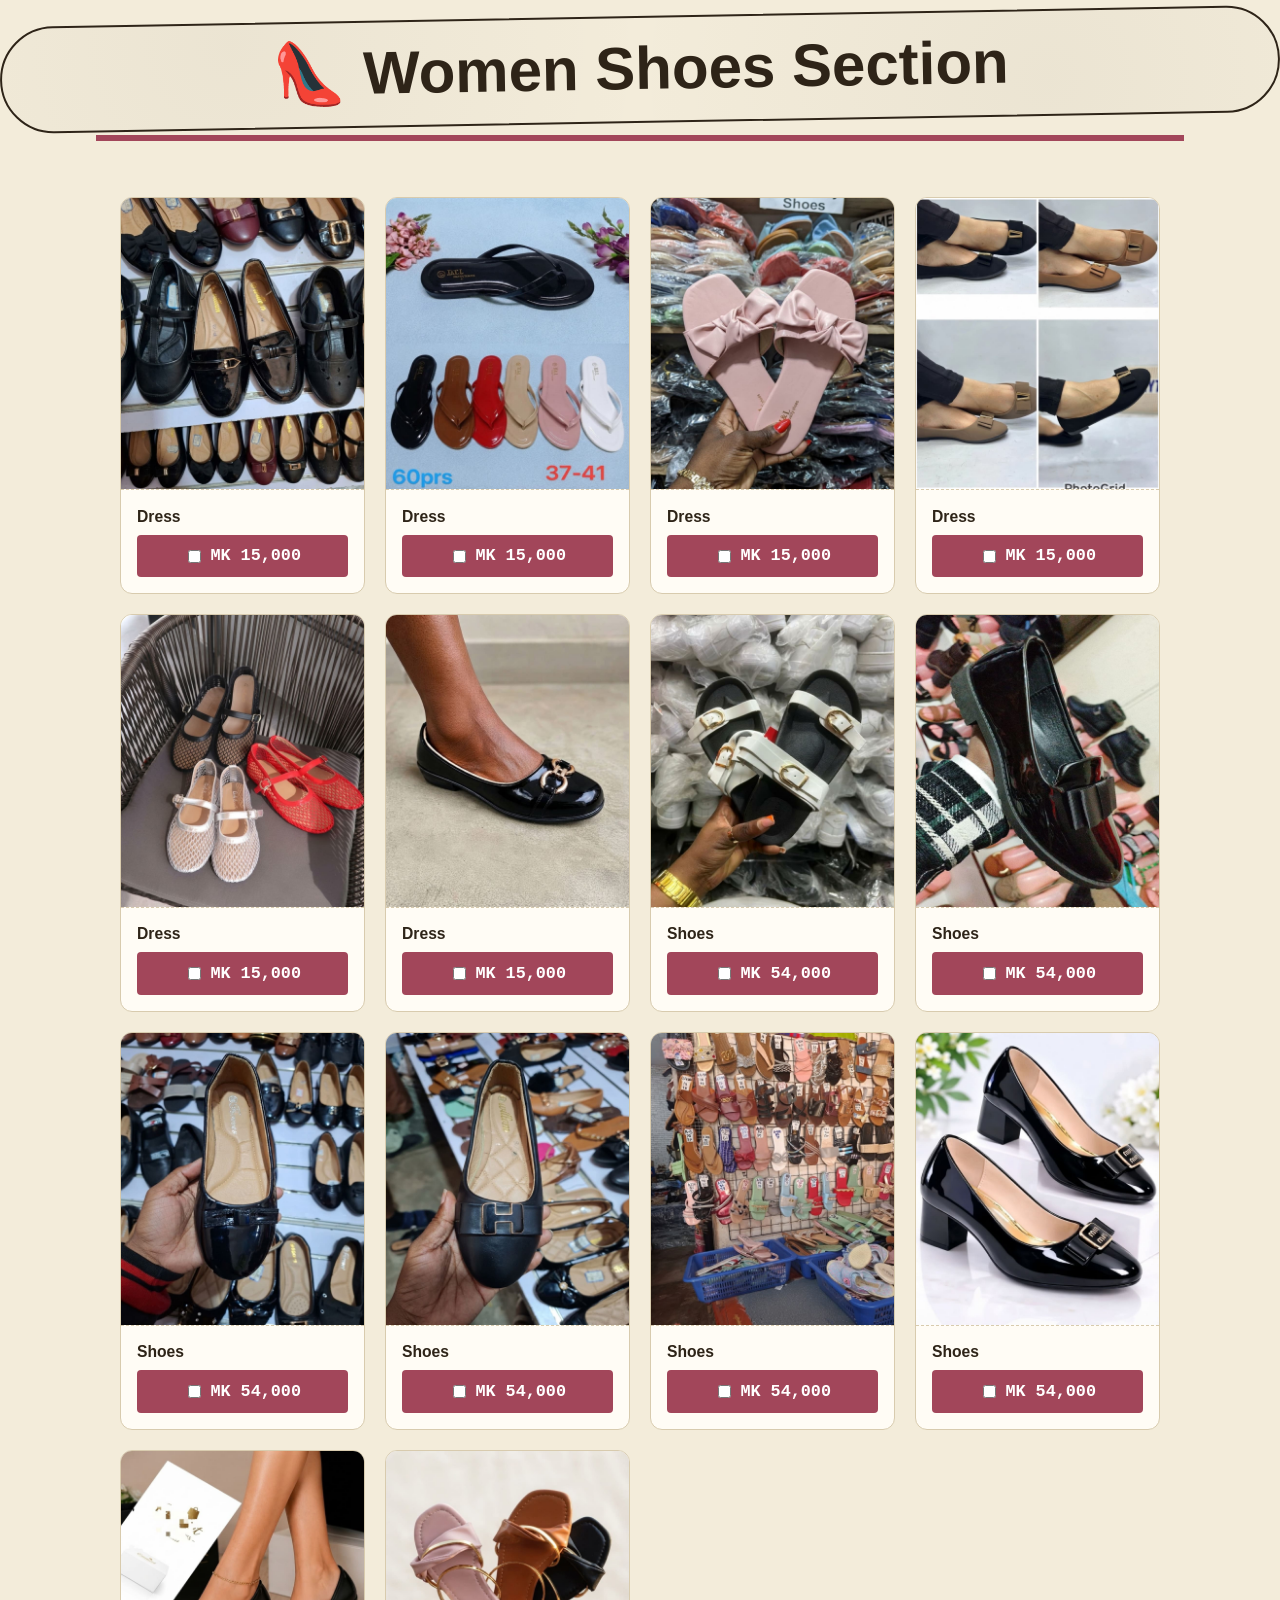
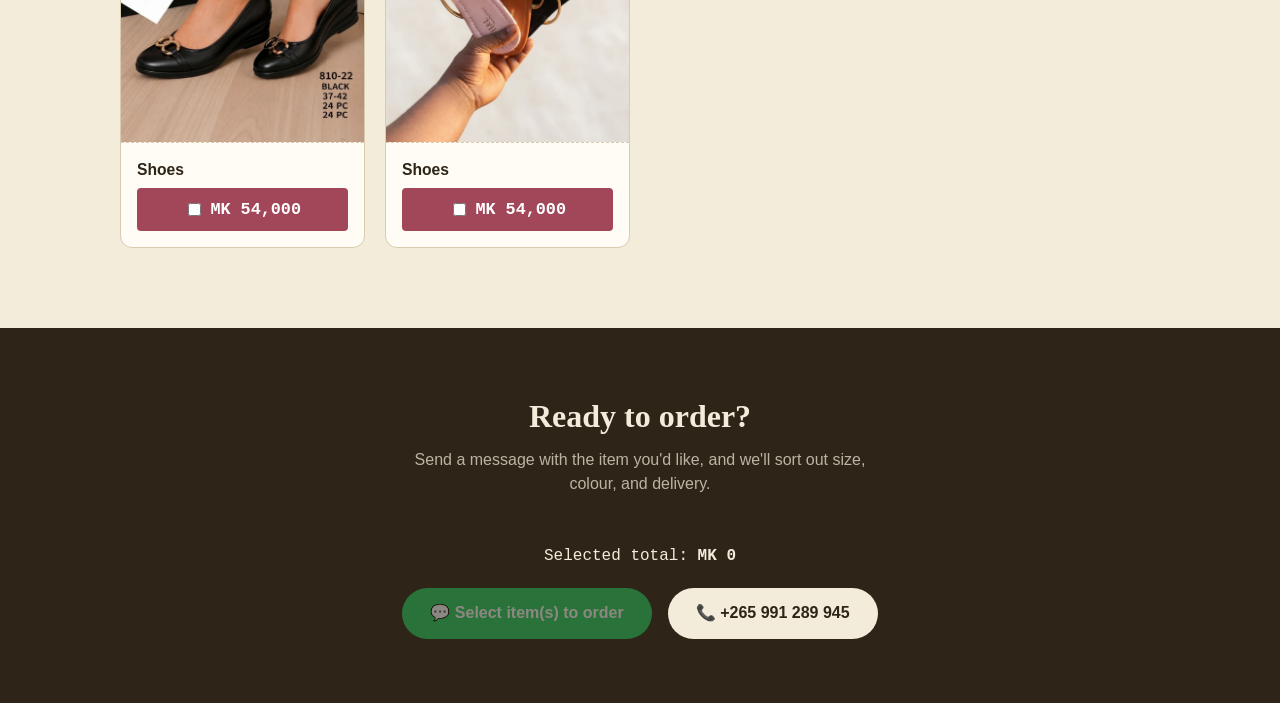
<file: women stuff/women shoes.html>
<!DOCTYPE html>
<html lang="en">
<head>
  <meta charset="UTF-8">
  <meta name="viewport" content="width=device-width, initial-scale=1">
  <link rel="stylesheet" href="../reen.css">
  <link rel="icon" href="../favicon.png">
  <title>WOMEN SHOES SECTION</title>
</head>
<body>
  <div id="page-loader" class="page-loader" aria-hidden="true">
    <span class="page-loader__mark">REEN C. FASHION</span>
    <div class="page-loader__spinner"></div>
  </div>

  <header class="cover" id="section-name">👠 Women Shoes Section</header>
  <main>
    <section class="page" data-cat="women" id="women">
    
    <div class="grid">
      <article class="card">
        <div class="card__photo has-image"><img src="../pictures/WOMEN/2ad69f53-0f3e-45c5-a591-8ef38097ac2f.jpg"></div>
        <div class="card__body">
          <h3 class="card__name">Dress</h3>
          <div class="checkbox_price">
            <input type="checkbox" class="item_checkbox" data-name="Dress" data-price="15000" data-img="../pictures/WOMEN/2ad69f53-0f3e-45c5-a591-8ef38097ac2f.jpg">
            <p class="card__price">MK 15,000</p>
          </div>
        </div>
      </article>

       <article class="card">
        <div class="card__photo has-image"><img src="../pictures/WOMEN/005d19bb-a20d-4727-aa91-b01a2c7e6676.jpg"></div>
        <div class="card__body">
          <h3 class="card__name">Dress</h3>
          <div class="checkbox_price">
            <input type="checkbox" class="item_checkbox" data-name="Dress (item 2)" data-price="15000" data-img="../pictures/WOMEN/005d19bb-a20d-4727-aa91-b01a2c7e6676.jpg">
            <p class="card__price">MK 15,000</p>
          </div>
        </div>
      </article>

       <article class="card">
        <div class="card__photo has-image"><img src="../pictures/WOMEN/6a23b8df-a0bb-4fce-aa93-09e5409f2928.jpg"></div>
        <div class="card__body">
          <h3 class="card__name">Dress</h3>
          <div class="checkbox_price">
            <input type="checkbox" class="item_checkbox" data-name="Dress (item 3)" data-price="15000" data-img="../pictures/WOMEN/6a23b8df-a0bb-4fce-aa93-09e5409f2928.jpg">
            <p class="card__price">MK 15,000</p>
          </div>
        </div>
      </article>

      <article class="card">
        <div class="card__photo has-image"><img src="../pictures/WOMEN/049e9a64-4e54-4b35-819d-0269128f0543.jpg"></div>
        <div class="card__body">
          <h3 class="card__name">Dress</h3>
          <div class="checkbox_price">
            <input type="checkbox" class="item_checkbox" data-name="Dress (item 4)" data-price="15000" data-img="../pictures/WOMEN/049e9a64-4e54-4b35-819d-0269128f0543.jpg">
            <p class="card__price">MK 15,000</p>
          </div>
        </div>
      </article>

      <article class="card">
        <div class="card__photo has-image"><img src="../pictures/WOMEN/41482f9c-8c67-4245-b12d-25b741e7d107.jpg"></div>
        <div class="card__body">
          <h3 class="card__name">Dress</h3>
          <div class="checkbox_price">
            <input type="checkbox" class="item_checkbox" data-name="Dress (item 5)" data-price="15000" data-img="../pictures/WOMEN/41482f9c-8c67-4245-b12d-25b741e7d107.jpg">
            <p class="card__price">MK 15,000</p>
          </div>
        </div>
      </article>

      <article class="card">
        <div class="card__photo has-image"><img src="../pictures/WOMEN/SHOES.jpg"></div>
        <div class="card__body">
          <h3 class="card__name">Dress</h3>
          <div class="checkbox_price">
            <input type="checkbox" class="item_checkbox" data-name="Dress (item 6)" data-price="15000" data-img="../pictures/WOMEN/SHOES.jpg">
            <p class="card__price">MK 15,000</p>
          </div>
        </div>
      </article>
      <article class="card">
        <div class="card__photo has-image"><img src="../pictures/WOMEN/f35bbcce-9f80-4779-a865-ad6f25482c26.jpg"></div>
        <div class="card__body">
          <h3 class="card__name">Shoes</h3>
          <div class="checkbox_price">
            <input type="checkbox" class="item_checkbox" data-name="Shoes" data-price="54000" data-img="../pictures/WOMEN/f35bbcce-9f80-4779-a865-ad6f25482c26.jpg">
            <p class="card__price">MK 54,000</p>
          </div>
        </div>
      </article>
      <article class="card">
        <div class="card__photo has-image"><img src="../pictures/WOMEN/resized_960x1280_96dpi_24bit.jpg"></div>
        <div class="card__body">
          <h3 class="card__name">Shoes</h3>
          <div class="checkbox_price">
            <input type="checkbox" class="item_checkbox" data-name="Shoes" data-price="54000" data-img="../pictures/WOMEN/resized_960x1280_96dpi_24bit.jpg">
            <p class="card__price">MK 54,000</p>
          </div>
        </div>
      </article>
      <article class="card">
        <div class="card__photo has-image"><img src="../pictures/WOMEN/1d6737e4-4c4f-4135-891e-95daafac0874.jpg"></div>
        <div class="card__body">
          <h3 class="card__name">Shoes</h3>
          <div class="checkbox_price">
            <input type="checkbox" class="item_checkbox" data-name="Shoes" data-price="54000" data-img="../pictures/WOMEN/1d6737e4-4c4f-4135-891e-95daafac0874.jpg">
            <p class="card__price">MK 54,000</p>
          </div>
        </div>
      </article>
      <article class="card">
        <div class="card__photo has-image"><img src="../pictures/WOMEN/3a75bc34-3c4e-4076-b2f9-15e9b43d9ee4.jpg"></div>
        <div class="card__body">
          <h3 class="card__name">Shoes</h3>
          <div class="checkbox_price">
            <input type="checkbox" class="item_checkbox" data-name="Shoes" data-price="54000" data-img="../pictures/WOMEN/3a75bc34-3c4e-4076-b2f9-15e9b43d9ee4.jpg">
            <p class="card__price">MK 54,000</p>
          </div>
        </div>
      </article>
      <article class="card">
        <div class="card__photo has-image"><img src="../pictures/WOMEN/473f9dfe-d844-484d-a806-f3e2bd320323.jpg"></div>
        <div class="card__body">
          <h3 class="card__name">Shoes</h3>
          <div class="checkbox_price">
            <input type="checkbox" class="item_checkbox" data-name="Shoes" data-price="54000" data-img="../pictures/WOMEN/473f9dfe-d844-484d-a806-f3e2bd320323.jpg">
            <p class="card__price">MK 54,000</p>
          </div>
        </div>
      </article>
      <article class="card">
        <div class="card__photo has-image"><img src="../pictures/WOMEN/e5930205-0e92-4d74-984e-d68a6ff0e071.jpg"></div>
        <div class="card__body">
          <h3 class="card__name">Shoes</h3>
          <div class="checkbox_price">
            <input type="checkbox" class="item_checkbox" data-name="Shoes" data-price="54000" data-img="../pictures/WOMEN/e5930205-0e92-4d74-984e-d68a6ff0e071.jpg">
            <p class="card__price">MK 54,000</p>
          </div>
        </div>
      </article>
      <article class="card">
        <div class="card__photo has-image"><img src="../pictures/WOMEN/eb51eab5-605d-41d4-a5e5-da6c71e5a1bb.jpg"></div>
        <div class="card__body">
          <h3 class="card__name">Shoes</h3>
          <div class="checkbox_price">
            <input type="checkbox" class="item_checkbox" data-name="Shoes" data-price="54000" data-img="../pictures/WOMEN/eb51eab5-605d-41d4-a5e5-da6c71e5a1bb.jpg">
            <p class="card__price">MK 54,000</p>
          </div>
        </div>
      </article>
      <article class="card">
        <div class="card__photo has-image"><img src="../pictures/WOMEN/f51c4849-a987-42a6-95a7-9e16ead72773.jpg"></div>
        <div class="card__body">
          <h3 class="card__name">Shoes</h3>
          <div class="checkbox_price">
            <input type="checkbox" class="item_checkbox" data-name="Shoes" data-price="54000" data-img="../pictures/WOMEN/f51c4849-a987-42a6-95a7-9e16ead72773.jpg">
            <p class="card__price">MK 54,000</p>
          </div>
        </div>
      </article>
    </div>
  </section>

  </main>
  <footer class="contact" id="contact">
  <h2 class="contact__title">Ready to order?</h2>
  <p class="contact__sub">Send a message with the item you'd like, and we'll sort out size, colour, and delivery.</p>
  <div id="selected-items" class="selected-items"></div>
  <p class="order-summary">Selected total: <span id="total-price">MK 0</span></p>
  <div class="contact__actions">
    <a class="contact__btn contact__btn--whatsapp is-disabled" id="whatsapp-btn" href="#" target="_blank" rel="noopener">💬 Select item(s) to order</a>
    <a class="contact__btn contact__btn--phone" id="phone-btn" href="#">📞 Call to order</a>
  </div>
  </footer>
  <script src="../reen.js">

</script>
</body>
</html>
</file>
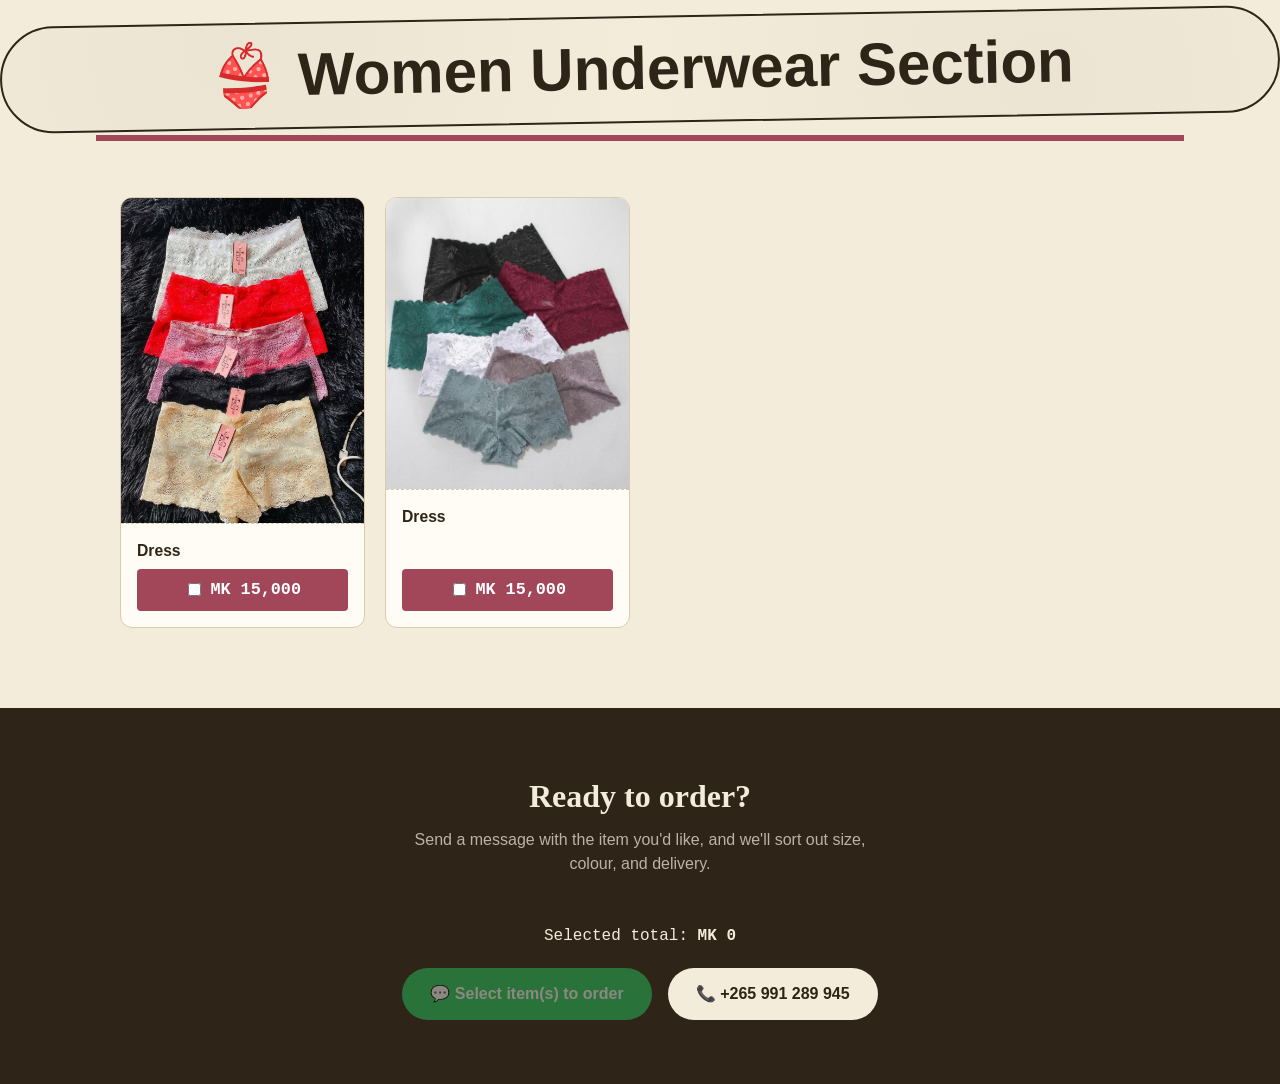
<file: women stuff/women underwear.html>
<!DOCTYPE html>
<html lang="en">
<head>
  <meta charset="UTF-8">
  <meta name="viewport" content="width=device-width, initial-scale=1">
  <link rel="stylesheet" href="../reen.css">
  <link rel="icon" href="../favicon.png">
  <title>WOMEN UNDERWEAR SECTION</title>
</head>
<body>
  <div id="page-loader" class="page-loader" aria-hidden="true">
    <span class="page-loader__mark">REEN C. FASHION</span>
    <div class="page-loader__spinner"></div>
  </div>

  <header class="cover" id="section-name">👙 Women Underwear Section</header>
  <main>
    <section class="page" data-cat="women" id="women">
    
    <div class="grid">
      <article class="card">
        <div class="card__photo has-image"><img src="../pictures/WOMEN/PANTS.jfif"></div>
        <div class="card__body">
          <h3 class="card__name">Dress</h3>
          <div class="checkbox_price">
            <input type="checkbox" class="item_checkbox" data-name="Dress" data-price="15000" data-img="../pictures/WOMEN/PANTS.jfif">
            <p class="card__price">MK 15,000</p>
          </div>
        </div>
      </article>

       <article class="card">
        <div class="card__photo has-image"><img src="../pictures/WOMEN/b3edcbc2-f89d-4d13-8644-a660f74d802f.jpg"></div>
        <div class="card__body">
          <h3 class="card__name">Dress</h3>
          <div class="checkbox_price">
            <input type="checkbox" class="item_checkbox" data-name="Dress (item 2)" data-price="15000" data-img="../pictures/WOMEN/b3edcbc2-f89d-4d13-8644-a660f74d802f.jpg">
            <p class="card__price">MK 15,000</p>
          </div>
        </div>
      </article>
      </div>
  </section>

  </main>
  <footer class="contact" id="contact">
  <h2 class="contact__title">Ready to order?</h2>
  <p class="contact__sub">Send a message with the item you'd like, and we'll sort out size, colour, and delivery.</p>
  <div id="selected-items" class="selected-items"></div>
  <p class="order-summary">Selected total: <span id="total-price">MK 0</span></p>
  <div class="contact__actions">
    <a class="contact__btn contact__btn--whatsapp is-disabled" id="whatsapp-btn" href="#" target="_blank" rel="noopener">💬 Select item(s) to order</a>
    <a class="contact__btn contact__btn--phone" id="phone-btn" href="#">📞 Call to order</a>
  </div>
  </footer>
  <script src="../reen.js">

</script>
</body>
</html>
</file>
<file: reen.css>
:root {
    --paper: #F3ECDA;
    --paper-card: #FFFCF5;
    --ink: #2E2418;
    --ink-soft: #6B5D4A;
    --line: #D8CBAE;
    --kids: #E3A23C;
    --men: #33566E;
    --women: #A2465A;
    --bags: #4F6B3A;
    --Beddings: #6C5480;
    --Electronics: #a60a0aa9;
    --Utensils: #1a565baf;
    --whatsapp: #25D366;
    --radius-sm: 4px;
    --radius-md: 12px;
    --font-display: 'Bitter', Georgia, serif;
    --font-body: 'Karla', -apple-system, BlinkMacSystemFont, sans-serif;
    --font-mono: 'Space Mono', 'Courier New', monospace;
  }

  *, *::before, *::after { box-sizing: border-box; }
  html { scroll-behavior: smooth; scroll-padding-top: 4rem; }
  body {
    margin: 0;
    background: var(--paper);
    color: var(--ink);
    font-family: var(--font-body);
    line-height: 1.5;
    -webkit-font-smoothing: antialiased;
  }
  img, svg { display: block; max-width: 100%; }
  a { color: inherit; }
  h1, h2, h3 { font-family: var(--font-display); margin: 0; }
  @media (prefers-reduced-motion: reduce) {
    html { scroll-behavior: auto; }
    *, *::before, *::after { animation-duration: 0.01ms !important; transition-duration: 0.01ms !important; }
  }
  :focus-visible { outline: 3px solid var(--ink); outline-offset: 2px; }

  /* ---- Page loading screen ---- */
  .page-loader {
    position: fixed;
    inset: 0;
    z-index: 999;
    display: flex;
    flex-direction: column;
    align-items: center;
    justify-content: center;
    gap: 1rem;
    background: var(--paper);
    transition: opacity 0.35s ease, visibility 0.35s ease;
  }
  .page-loader__mark {
    font-family: var(--font-display);
    font-weight: 800;
    font-size: 1.15rem;
    letter-spacing: 0.03em;
    color: var(--ink);
  }
  .page-loader__spinner {
    width: 2.25rem;
    height: 2.25rem;
    border: 3px solid var(--line);
    border-top-color: var(--ink);
    border-radius: 50%;
    animation: page-loader-spin 0.8s linear infinite;
  }
  @keyframes page-loader-spin { to { transform: rotate(360deg); } }
  .page-loader--hidden {
    opacity: 0;
    visibility: hidden;
    pointer-events: none;
  }

  /* ---- Cover ---- */
  .cover {
    padding: clamp(2.5rem, 6vw, 5rem) 1.5rem 3rem;
    text-align: center;
    background-image:
      radial-gradient(circle at 18% 20%, rgba(46,36,24,0.04) 0, transparent 40%),
      radial-gradient(circle at 82% 65%, rgba(46,36,24,0.04) 0, transparent 40%);
  }
  .cover__eyebrow {
    font-family: var(--font-mono);
    text-transform: uppercase;
    letter-spacing: 0.15em;
    font-size: 0.75rem;
    color: var(--ink-soft);
  }
  .cover__title {
    font-size: clamp(2.2rem, 6vw, 3.75rem);
    font-weight: 800;
    margin: 0.5rem 0 0.75rem;
  }
  #section-name{
    font-size: clamp(2.2rem, 6vw, 3.75rem);
    font-weight: 800;
    margin: 1rem 0 0.75rem;
    padding: 0.4rem 1.1rem;
    border: 2px solid var(--ink);
    border-radius: 999px;
    transform: rotate(-1deg);
  }
  .cover__tagline {
    font-size: clamp(1rem, 2.5vw, 1.25rem);
    color: var(--ink-soft);
    max-width: 34rem;
    margin: 0 auto;
  }
  .cover__stamp {
    display: inline-block;
    margin-top: 1.5rem;
    padding: 0.4rem 1.1rem;
    border: 2px solid var(--ink);
    border-radius: 999px;
    font-family: var(--font-mono);
    font-size: 0.8rem;
    transform: rotate(-2deg);
  }

  /* ---- Tab nav ---- */
  .tabs {
    position: sticky;
    top: 0;
    z-index: 10;
    display: flex;
    gap: 0.4rem;
    padding: 0.75rem 1rem 0;
    background: var(--paper);
    border-bottom: 2px solid var(--line);
    overflow-x: auto;
    scrollbar-width: none;
  }
  .tabs::-webkit-scrollbar { display: none; }
  .tab {
    flex: 0 0 auto;
    font-family: var(--font-mono);
    font-size: 0.85rem;
    font-weight: 700;
    text-decoration: none;
    padding: 0.65rem 1.3rem 0.55rem;
    clip-path: polygon(8% 0, 92% 0, 100% 100%, 0% 100%);
    background: var(--paper-card);
    color: var(--ink-soft);
    border: none;
    transition: transform 0.15s ease, color 0.15s ease, background 0.15s ease;
  }
  .tab:hover { transform: translateY(-2px); }
  .tab[data-tab="kids"].is-active { background: var(--kids); color: #fff; }
  .tab[data-tab="men"].is-active { background: var(--men); color: #fff; }
  .tab[data-tab="women"].is-active { background: var(--women); color: #fff; }
  .tab[data-tab="bags"].is-active { background: var(--bags); color: #fff; }
  .tab[data-tab="Beddings"].is-active { background: var(--Beddings); color: #fff; }
  .tab[data-tab="Electronics"].is-active {background: var(--Electronics); color: #fff;}
  .tab[data-tab="Utensils"].is-active { background: var(--Utensils); color: #fff; }
  /* ---- Category pages ---- */
  .page {
    max-width: 68rem;
    margin: 0 auto;
    padding: clamp(2rem, 5vw, 3.5rem) 1.5rem;
    border-top: 6px solid var(--cat-color, var(--line));
    scroll-margin-top: 4.5rem;
  }
  .page[data-cat="kids"] { --cat-color: var(--kids); }
  .page[data-cat="men"] { --cat-color: var(--men); }
  .page[data-cat="women"] { --cat-color: var(--women); }
  .page[data-cat="bags"] { --cat-color: var(--bags); }
  .page[data-cat="Beddings"] { --cat-color: var(--Beddings); }
  .page[data-cat="Electronics"] { --cat-color: var(--Electronics); }
  .page[data-cat="Utensils"] { --cat-color: var(--Utensils); }
  .page.will-reveal { opacity: 0; transform: translateY(16px); transition: opacity 0.6s ease, transform 0.6s ease; }
  .page.will-reveal.is-visible { opacity: 1; transform: translateY(0); }

  .page__header {
    display: flex;
    align-items: baseline;
    gap: 0.75rem;
    margin-bottom: 1.75rem;
  }
  .page__icon { font-size: 2rem; }
  .page__title { font-size: clamp(1.5rem, 4vw, 2.25rem); }
  .page__count { font-family: var(--font-mono); font-size: 0.8rem; color: var(--ink-soft); }

  /* ---- Product grid & cards ---- */
  .grid {
    display: grid;
    grid-template-columns: repeat(auto-fill, minmax(200px, 1fr));
    gap: 1.25rem;
  }
  .card {
    background: var(--paper-card);
    border: 1px solid var(--line);
    border-radius: var(--radius-md);
    overflow: hidden;
    display: flex;
    flex-direction: column;
    transition: transform 0.2s ease, box-shadow 0.2s ease;
  }
  .card:hover { transform: translateY(-3px); box-shadow: 0 8px 20px rgba(46,36,24,0.12); }
  .card__photo {
    aspect-ratio: 4 / 3;
    background: repeating-linear-gradient(45deg, rgba(46,36,24,0.045) 0 10px, transparent 10px 20px);
    border-bottom: 1px dashed var(--line);
    display: flex;
    flex-direction: column;
    align-items: center;
    justify-content: center;
    gap: 0.3rem;
    position: relative;
    color: var(--ink-soft);
  }
  .card__photo::before {
    content: "";
    position: absolute;
    top: 0.5rem;
    left: 50%;
    transform: translateX(-50%) rotate(-3deg);
    width: 2.4rem;
    height: 0.85rem;
    background: rgba(255,255,255,0.6);
    border: 1px solid rgba(46,36,24,0.15);
  }
  .card__photo-icon { font-size: 1.9rem; }
  .card__photo-label { font-family: var(--font-mono); font-size: 0.62rem; text-transform: uppercase; letter-spacing: 0.07em; }
  .card__photo.has-image { background: none; }
  .card__photo.has-image::before { display: none; }
  .card__photo.has-image img { width: 100%; height: 100%; object-fit: cover; display: block; }
  .card__body { padding: 0.9rem 1rem 1rem; display: flex; flex-direction: column; gap: 0.4rem; flex: 1; }
  .card__name { font-family: var(--font-body); font-weight: 700; font-size: 0.98rem; }
  .card__price { font-family: var(--font-mono); font-size: 1.05rem; margin: 0; display: inline-block;}
  .card__cta {
    margin-top: auto;
    display: inline-flex;
    align-items: center;
    justify-content: center;
    gap: 0.4rem;
    padding: 0.55rem 0.75rem;
    border-radius: var(--radius-sm);
    background: var(--cat-color);
    color: #fff;
    text-decoration: none;
    font-size: 0.82rem;
    font-weight: 700;
    transition: filter 0.15s ease;
  }
  .card__cta:hover { filter: brightness(1.1); }
  .item_checkbox {display: inline-block;}
  .item_checkbox:hover {cursor: pointer;}
  .item_checkbox:checked {accent-color: #ef04dc;}
  .checkbox_price {
    margin-top: auto;
    display: inline-flex;
    align-items: center;
    justify-content: center;
    gap: 0.4rem;
    padding: 0.55rem 0.75rem;
    border-radius: var(--radius-sm);
    background: var(--cat-color);
    color: #fff;
    text-decoration: none;
    font-size: 0.82rem;
    font-weight: 700;
    transition: filter 0.15s ease;
  }

  .order-summary {
    font-family: var(--font-mono);
    font-size: 1rem;
    color: var(--paper);
    margin: 0 auto 1.25rem;
  }
  .order-summary #total-price { font-weight: 700; }

  .selected-items {
    display: flex;
    flex-wrap: wrap;
    justify-content: center;
    gap: 0.5rem;
    margin: 0 auto 1rem;
    max-width: 30rem;
  }
  .selected-items__thumb {
    width: 3.25rem;
    height: 3.25rem;
    object-fit: cover;
    border-radius: var(--radius-sm);
    border: 2px solid var(--paper);
  }

  /* Faint / inert state before any item is checked */
  .contact__btn.is-disabled {
    opacity: 0.45;
    pointer-events: none;
    cursor: not-allowed;
  }

  /* ---- Contact / back cover ---- */
  .contact {
    background: var(--ink);
    color: var(--paper);
    padding: clamp(2.5rem, 6vw, 4rem) 1.5rem;
    text-align: center;
    margin-top: 1.5rem;
  }
  .contact__title { font-size: clamp(1.5rem, 4vw, 2rem); margin-bottom: 0.5rem; }
  .contact__sub { color: rgba(243,236,218,0.72); max-width: 30rem; margin: 0 auto 2rem; }
  .contact__actions { display: flex; flex-wrap: wrap; justify-content: center; gap: 1rem; }
  .contact__btn {
    display: inline-flex;
    align-items: center;
    gap: 0.5rem;
    padding: 0.85rem 1.75rem;
    border-radius: 999px;
    text-decoration: none;
    transition: opacity 0.2s ease;
    font-weight: 700;
    font-size: 1rem;
  }
  .contact__btn--whatsapp { background: var(--whatsapp); color: #fff; }
  .contact__btn--phone { background: var(--paper); color: var(--ink); }
  .contact__note { margin-top: 2rem; font-family: var(--font-mono); font-size: 0.72rem; color: rgba(243,236,218,0.5); }

  @media (max-width: 640px) {
    .page { border-top-width: 4px; }
    .grid { grid-template-columns: repeat(auto-fill, minmax(145px, 1fr)); gap: 0.85rem; }
    .card__photo-icon { font-size: 1.5rem; }
  }
</file>
